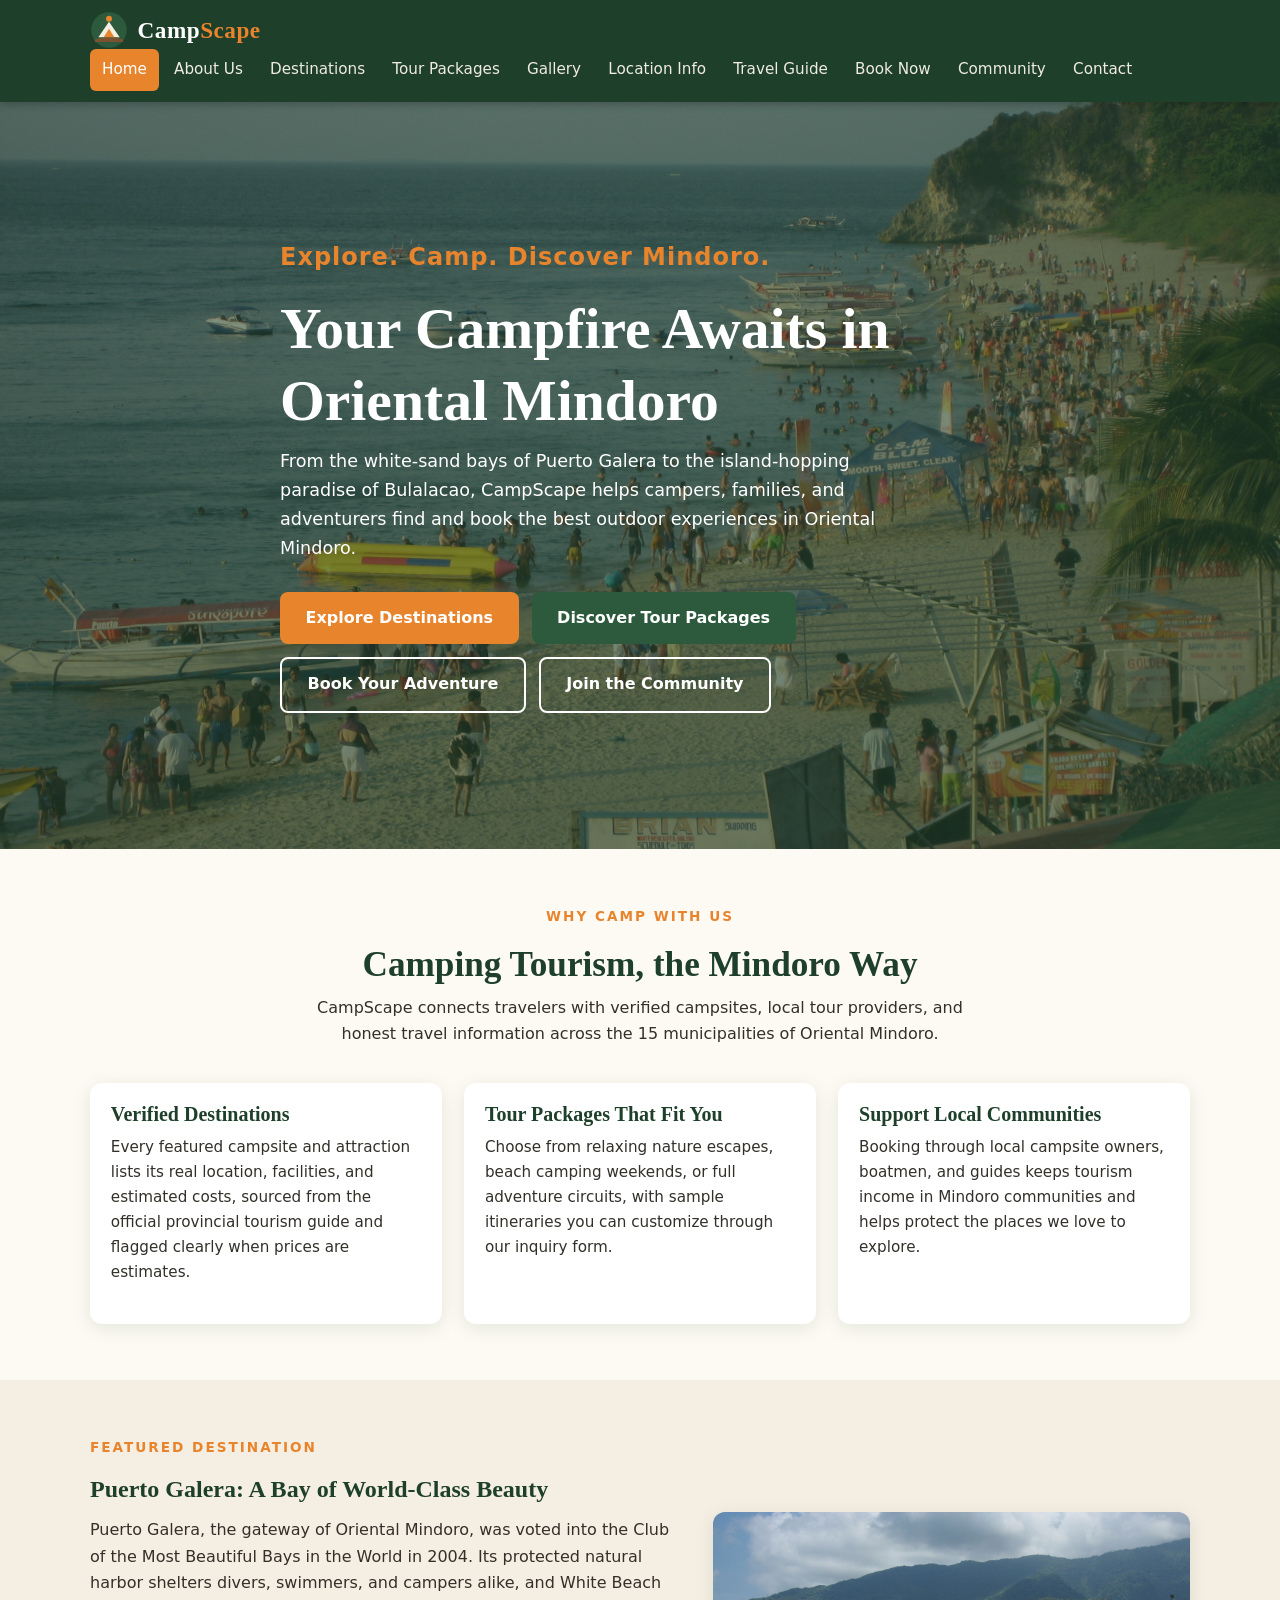
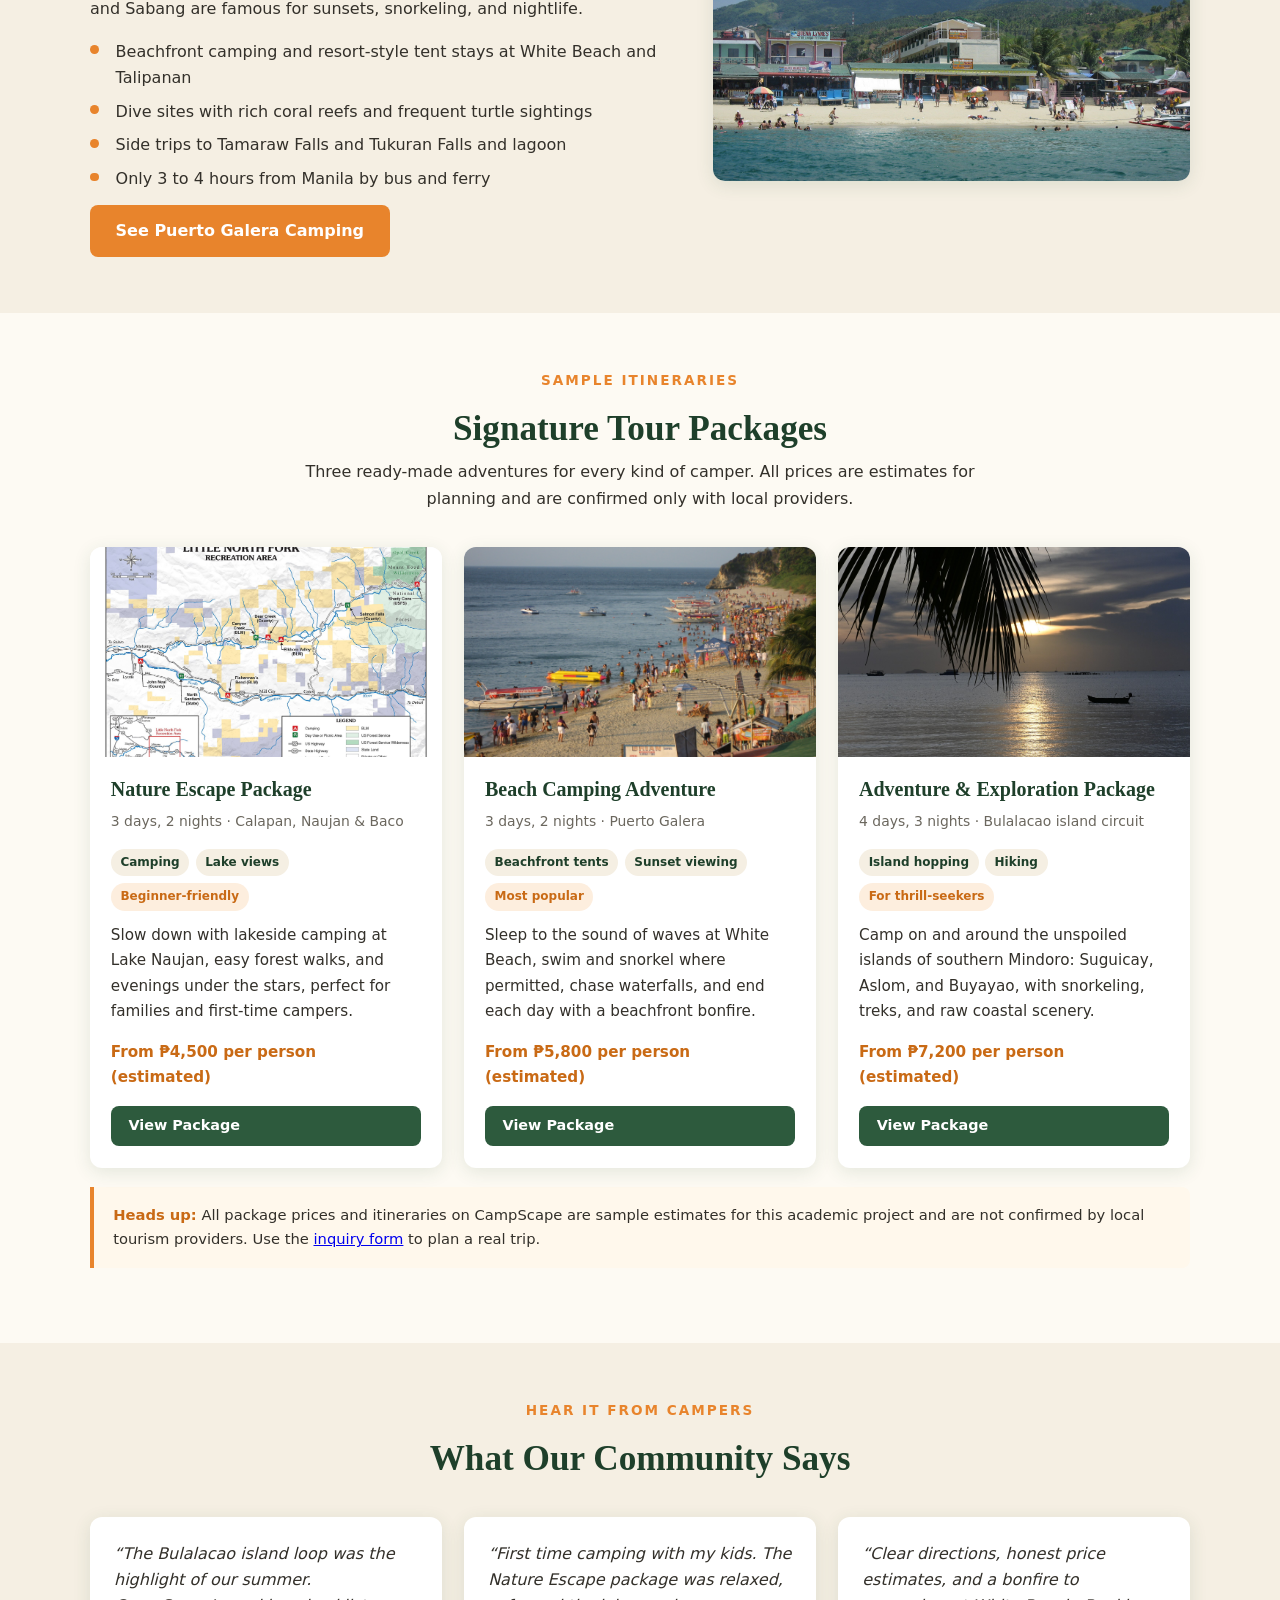
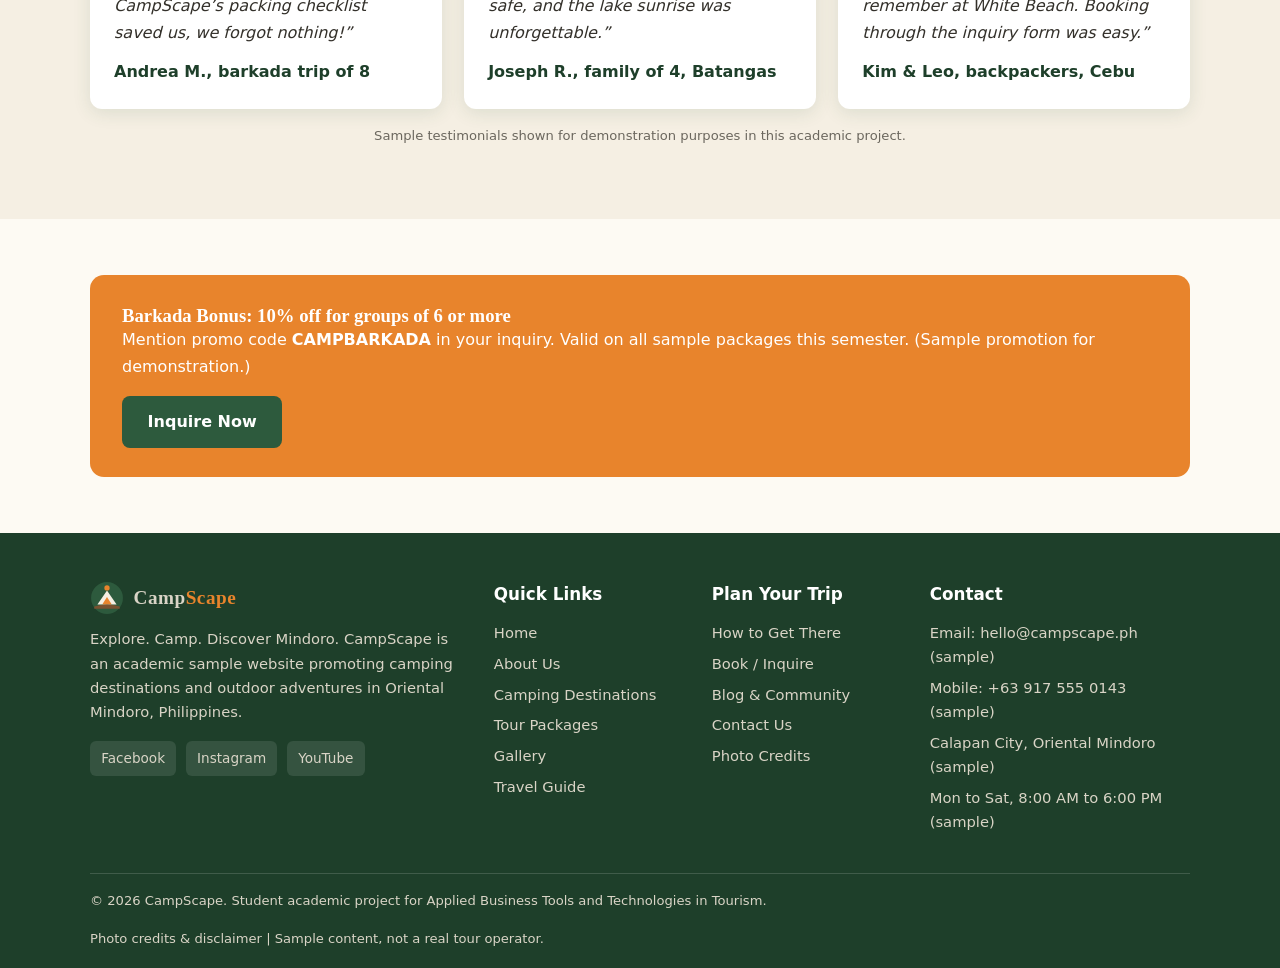
<file: index.html>
<!DOCTYPE html>
<html lang="en">
<head>
<meta charset="utf-8">
<meta name="viewport" content="width=device-width, initial-scale=1">
<title>CampScape | Explore. Camp. Discover Mindoro. | Camping in Oriental Mindoro</title>
<meta name="description" content="CampScape promotes camping destinations, beaches, mountains and tour packages in Oriental Mindoro, Philippines. Explore. Camp. Discover Mindoro.">
  <link rel="stylesheet" href="css/style.css">
</head>
<body>
<header class="site">
  <div class="container navbar">
    <a class="logo" href="index.html" aria-label="CampScape home">
      <svg viewBox="0 0 64 64" aria-hidden="true"><circle cx="32" cy="32" r="30" fill="#2d5a3d"/><path d="M14 44 L32 18 L50 44 Z" fill="#f5efe3"/><path d="M23 44 L32 30 L41 44 Z" fill="#e8842c"/><circle cx="32" cy="13" r="5" fill="#e8842c"/><path d="M8 48 Q32 40 56 48 L56 52 L8 52 Z" fill="#7a5230"/></svg>
      <span class="logo-text">Camp<span>Scape</span></span>
    </a>
    <button class="menu-toggle" aria-label="Toggle navigation menu" aria-expanded="false">&#9776; Menu</button>
    <nav class="main-nav" aria-label="Main navigation"><ul><a href="index.html">Home</a><a href="about.html">About Us</a><a href="destinations.html">Destinations</a><a href="packages.html">Tour Packages</a><a href="gallery.html">Gallery</a><a href="location-info.html">Location Info</a><a href="travel-guide.html">Travel Guide</a><a href="booking.html">Book Now</a><a href="community.html">Community</a><a href="contact.html">Contact</a></ul></nav>
  </div>
</header>


<main>
<section class="hero">
  <div class="container hero-inner">
    <p class="tagline">Explore. Camp. Discover Mindoro.</p>
    <h1>Your Campfire Awaits in Oriental Mindoro</h1>
    <p class="lead">From the white-sand bays of Puerto Galera to the island-hopping paradise of Bulalacao, CampScape helps campers, families, and adventurers find and book the best outdoor experiences in Oriental Mindoro.</p>
    <div class="cta-row">
      <a class="btn btn-primary" href="destinations.html">Explore Destinations</a>
      <a class="btn btn-secondary" href="packages.html">Discover Tour Packages</a>
      <a class="btn btn-outline" style="color:#fff;border-color:#fff" href="booking.html">Book Your Adventure</a>
      <a class="btn btn-outline" style="color:#fff;border-color:#fff" href="community.html">Join the Community</a>
    </div>
  </div>
</section>

<section>
  <div class="container">
    <div class="section-head">
      <p class="kicker">Why Camp With Us</p>
      <h2>Camping Tourism, the Mindoro Way</h2>
      <p>CampScape connects travelers with verified campsites, local tour providers, and honest travel information across the 15 municipalities of Oriental Mindoro.</p>
    </div>
    <div class="grid grid-3">
      <div class="card"><div class="card-body">
        <h3>Verified Destinations</h3>
        <p>Every featured campsite and attraction lists its real location, facilities, and estimated costs, sourced from the official provincial tourism guide and flagged clearly when prices are estimates.</p>
      </div></div>
      <div class="card"><div class="card-body">
        <h3>Tour Packages That Fit You</h3>
        <p>Choose from relaxing nature escapes, beach camping weekends, or full adventure circuits, with sample itineraries you can customize through our inquiry form.</p>
      </div></div>
      <div class="card"><div class="card-body">
        <h3>Support Local Communities</h3>
        <p>Booking through local campsite owners, boatmen, and guides keeps tourism income in Mindoro communities and helps protect the places we love to explore.</p>
      </div></div>
    </div>
  </div>
</section>

<section class="bg-alt">
  <div class="container two-col">
    <div>
      <p class="kicker" style="color:var(--orange);font-weight:700;text-transform:uppercase;font-size:.85rem;letter-spacing:2px">Featured Destination</p>
      <h2 style="margin-bottom:.8rem">Puerto Galera: A Bay of World-Class Beauty</h2>
      <p>Puerto Galera, the gateway of Oriental Mindoro, was voted into the Club of the Most Beautiful Bays in the World in 2004. Its protected natural harbor shelters divers, swimmers, and campers alike, and White Beach and Sabang are famous for sunsets, snorkeling, and nightlife.</p>
      <ul class="checks">
        <li>Beachfront camping and resort-style tent stays at White Beach and Talipanan</li>
        <li>Dive sites with rich coral reefs and frequent turtle sightings</li>
        <li>Side trips to Tamaraw Falls and Tukuran Falls and lagoon</li>
        <li>Only 3 to 4 hours from Manila by bus and ferry</li>
      </ul>
      <a class="btn btn-primary" href="destinations.html#puerto-galera">See Puerto Galera Camping</a>
    </div>
    <img src="img/dest-white-beach.jpg" alt="White Beach, Puerto Galera seen from the sea">
  </div>
</section>

<section>
  <div class="container">
    <div class="section-head">
      <p class="kicker">Sample Itineraries</p>
      <h2>Signature Tour Packages</h2>
      <p>Three ready-made adventures for every kind of camper. All prices are estimates for planning and are confirmed only with local providers.</p>
    </div>
    <div class="grid grid-3">
      <article class="card">
        <img src="img/gallery-campsite.jpg" alt="Tents pitched at a forest campsite">
        <div class="card-body">
          <h3>Nature Escape Package</h3>
          <p class="meta">3 days, 2 nights &middot; Calapan, Naujan &amp; Baco</p>
          <div class="tagline-chips"><span class="chip">Camping</span><span class="chip">Lake views</span><span class="chip orange">Beginner-friendly</span></div>
          <p>Slow down with lakeside camping at Lake Naujan, easy forest walks, and evenings under the stars, perfect for families and first-time campers.</p>
          <p class="price">From &#8369;4,500 per person (estimated)</p>
          <a class="btn btn-secondary btn-sm" href="packages.html#nature-escape">View Package</a>
        </div>
      </article>
      <article class="card">
        <img src="img/hero-white-beach-sunset.jpg" alt="Sunset at White Beach, Puerto Galera">
        <div class="card-body">
          <h3>Beach Camping Adventure</h3>
          <p class="meta">3 days, 2 nights &middot; Puerto Galera</p>
          <div class="tagline-chips"><span class="chip">Beachfront tents</span><span class="chip">Sunset viewing</span><span class="chip orange">Most popular</span></div>
          <p>Sleep to the sound of waves at White Beach, swim and snorkel where permitted, chase waterfalls, and end each day with a beachfront bonfire.</p>
          <p class="price">From &#8369;5,800 per person (estimated)</p>
          <a class="btn btn-secondary btn-sm" href="packages.html#beach-camping">View Package</a>
        </div>
      </article>
      <article class="card">
        <img src="img/dest-bulalacao.jpg" alt="Golden sunset over a tropical shore, representative of Mindoro">
        <div class="card-body">
          <h3>Adventure &amp; Exploration Package</h3>
          <p class="meta">4 days, 3 nights &middot; Bulalacao island circuit</p>
          <div class="tagline-chips"><span class="chip">Island hopping</span><span class="chip">Hiking</span><span class="chip orange">For thrill-seekers</span></div>
          <p>Camp on and around the unspoiled islands of southern Mindoro: Suguicay, Aslom, and Buyayao, with snorkeling, treks, and raw coastal scenery.</p>
          <p class="price">From &#8369;7,200 per person (estimated)</p>
          <a class="btn btn-secondary btn-sm" href="packages.html#adventure-exploration">View Package</a>
        </div>
      </article>
    </div>
    <div class="notice"><strong>Heads up:</strong> All package prices and itineraries on CampScape are sample estimates for this academic project and are not confirmed by local tourism providers. Use the <a href="booking.html">inquiry form</a> to plan a real trip.</div>
  </div>
</section>

<section class="bg-alt">
  <div class="container">
    <div class="section-head">
      <p class="kicker">Hear It From Campers</p>
      <h2>What Our Community Says</h2>
    </div>
    <div class="grid grid-3">
      <div class="testimonial">&ldquo;The Bulalacao island loop was the highlight of our summer. CampScape&rsquo;s packing checklist saved us, we forgot nothing!&rdquo;<div class="who">Andrea M., barkada trip of 8</div></div>
      <div class="testimonial">&ldquo;First time camping with my kids. The Nature Escape package was relaxed, safe, and the lake sunrise was unforgettable.&rdquo;<div class="who">Joseph R., family of 4, Batangas</div></div>
      <div class="testimonial">&ldquo;Clear directions, honest price estimates, and a bonfire to remember at White Beach. Booking through the inquiry form was easy.&rdquo;<div class="who">Kim &amp; Leo, backpackers, Cebu</div></div>
    </div>
    <p class="form-hint" style="text-align:center;margin-top:1rem">Sample testimonials shown for demonstration purposes in this academic project.</p>
  </div>
</section>

<section>
  <div class="container">
    <div class="promo">
      <div>
        <h3>Barkada Bonus: 10% off for groups of 6 or more</h3>
        <p style="margin:0">Mention promo code <strong>CAMPBARKADA</strong> in your inquiry. Valid on all sample packages this semester. (Sample promotion for demonstration.)</p>
      </div>
      <a class="btn btn-secondary" href="booking.html">Inquire Now</a>
    </div>
  </div>
</section>
</main>
<footer class="site">
  <div class="container">
    <div class="footer-grid">
      <div>
        <a class="logo" href="index.html" style="margin-bottom:.8rem">
          <svg viewBox="0 0 64 64" aria-hidden="true" style="width:34px;height:34px"><circle cx="32" cy="32" r="30" fill="#2d5a3d"/><path d="M14 44 L32 18 L50 44 Z" fill="#f5efe3"/><path d="M23 44 L32 30 L41 44 Z" fill="#e8842c"/><circle cx="32" cy="13" r="5" fill="#e8842c"/><path d="M8 48 Q32 40 56 48 L56 52 L8 52 Z" fill="#7a5230"/></svg>
          <span class="logo-text" style="font-size:1.2rem">Camp<span>Scape</span></span>
        </a>
        <p>Explore. Camp. Discover Mindoro. CampScape is an academic sample website promoting camping destinations and outdoor adventures in Oriental Mindoro, Philippines.</p>
        <div class="social-links">
          <a href="#" aria-label="Facebook">Facebook</a>
          <a href="#" aria-label="Instagram">Instagram</a>
          <a href="#" aria-label="YouTube">YouTube</a>
        </div>
      </div>
      <div>
        <h4>Quick Links</h4>
        <ul>
          <li><a href="index.html">Home</a></li>
          <li><a href="about.html">About Us</a></li>
          <li><a href="destinations.html">Camping Destinations</a></li>
          <li><a href="packages.html">Tour Packages</a></li>
          <li><a href="gallery.html">Gallery</a></li>
          <li><a href="travel-guide.html">Travel Guide</a></li>
        </ul>
      </div>
      <div>
        <h4>Plan Your Trip</h4>
        <ul>
          <li><a href="location-info.html">How to Get There</a></li>
          <li><a href="booking.html">Book / Inquire</a></li>
          <li><a href="community.html">Blog &amp; Community</a></li>
          <li><a href="contact.html">Contact Us</a></li>
          <li><a href="credits.html">Photo Credits</a></li>
        </ul>
      </div>
      <div>
        <h4>Contact</h4>
        <ul>
          <li>Email: hello@campscape.ph (sample)</li>
          <li>Mobile: +63 917 555 0143 (sample)</li>
          <li>Calapan City, Oriental Mindoro (sample)</li>
          <li>Mon to Sat, 8:00 AM to 6:00 PM (sample)</li>
        </ul>
      </div>
    </div>
    <div class="footer-bottom">
      <span>&copy; <span class="year"></span> CampScape. Student academic project for Applied Business Tools and Technologies in Tourism.</span>
      <span><a href="credits.html">Photo credits &amp; disclaimer</a> | Sample content, not a real tour operator.</span>
    </div>
  </div>
</footer>
<script src="js/main.js"></script>
</body>
</html>
</file>
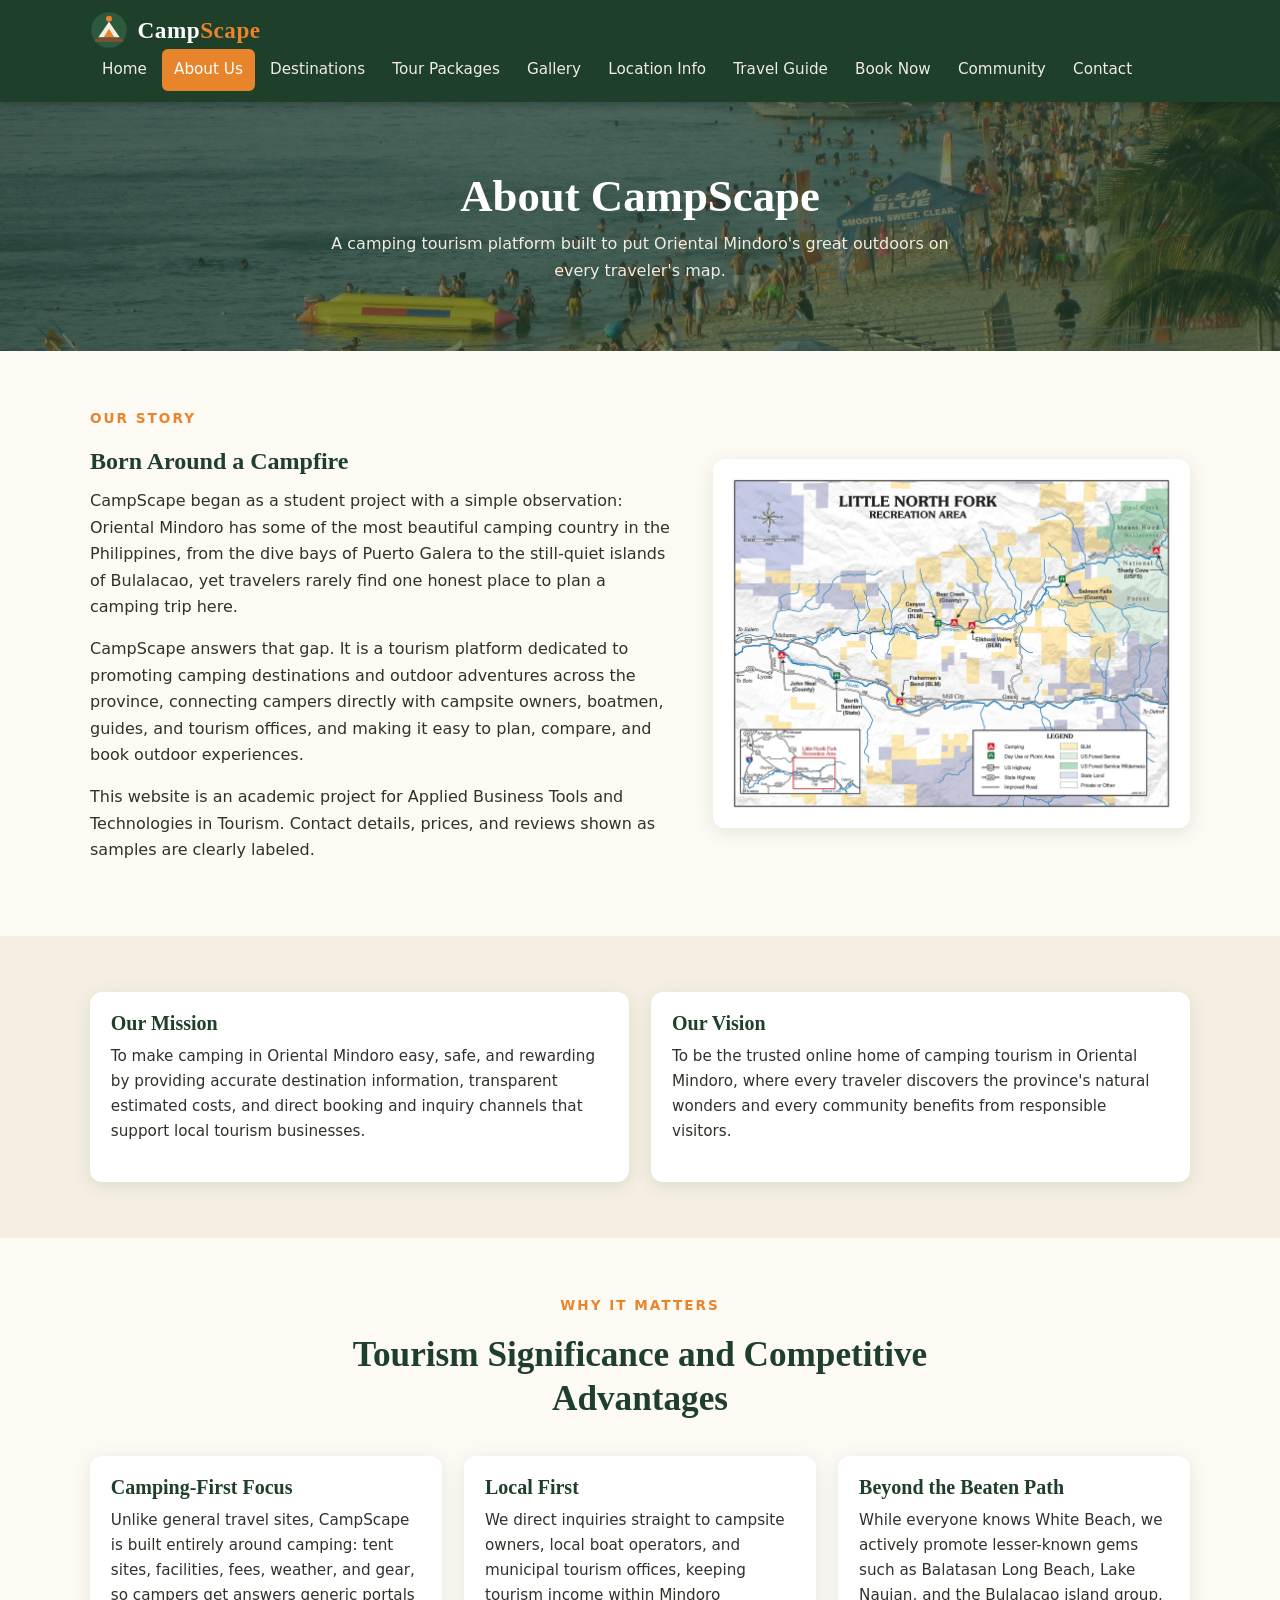
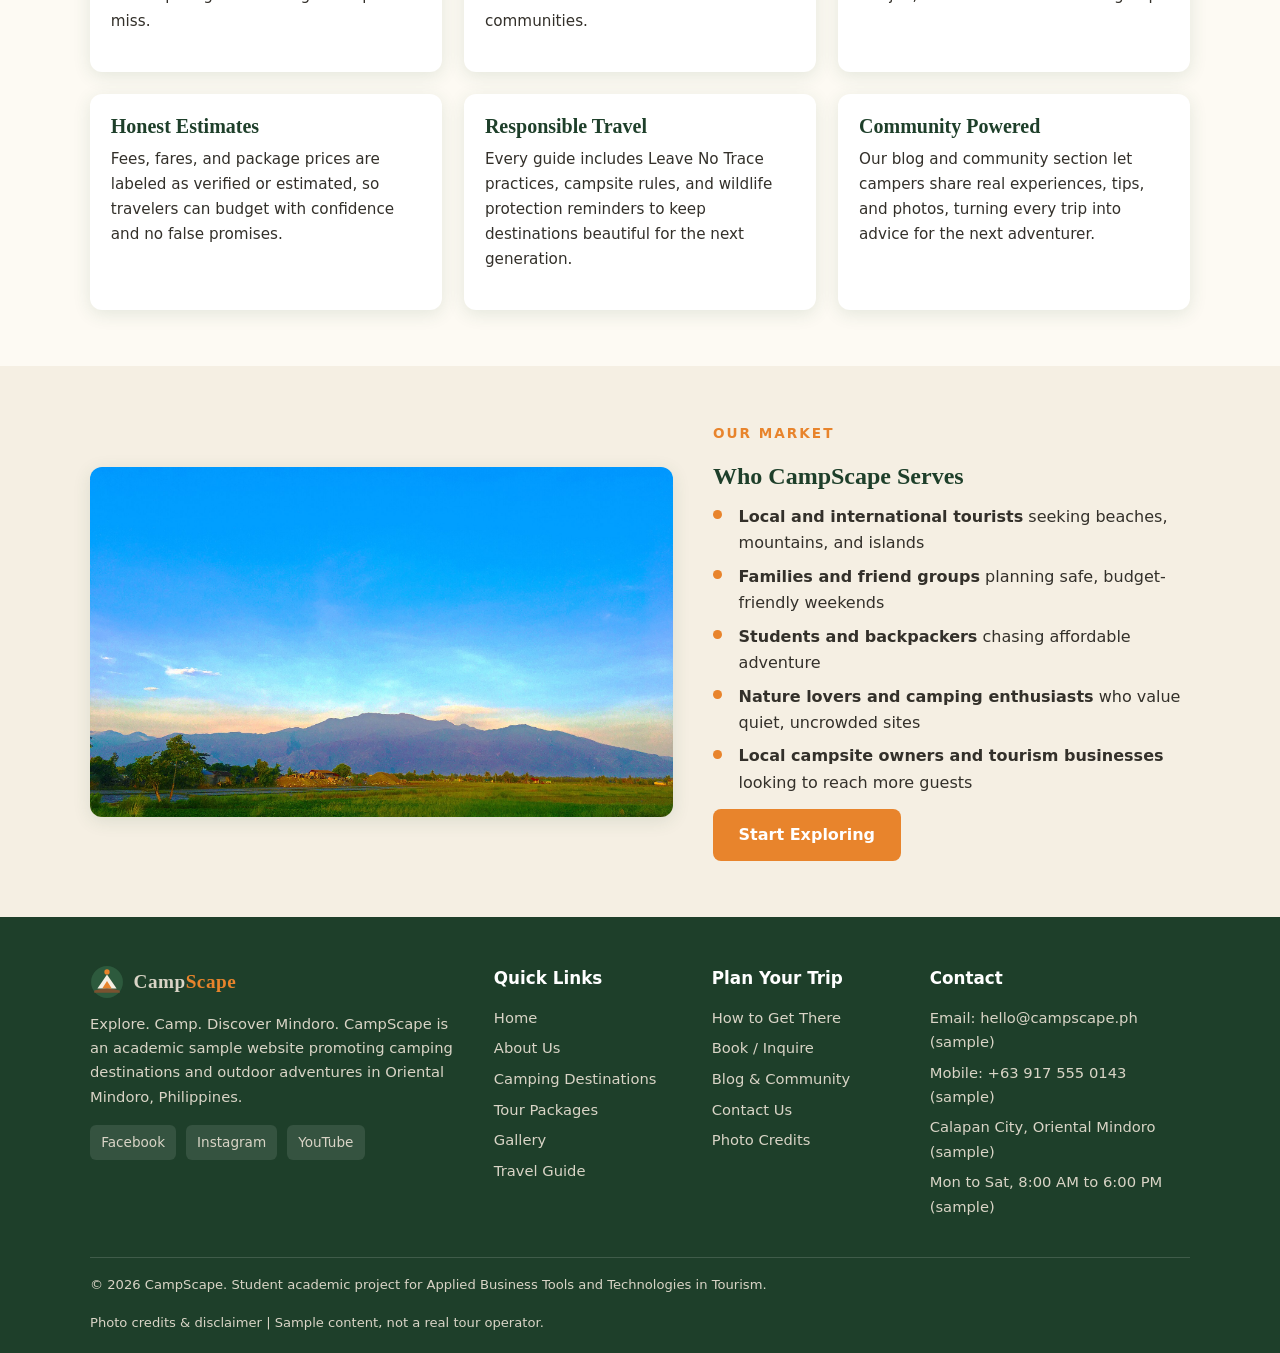
<file: about.html>
<!DOCTYPE html>
<html lang="en">
<head>
<meta charset="utf-8">
<meta name="viewport" content="width=device-width, initial-scale=1">
<title>About Us | CampScape - Camping Tourism in Oriental Mindoro</title>
<meta name="description" content="Learn about CampScape, a camping tourism platform promoting destinations, local businesses, and responsible travel in Oriental Mindoro, Philippines.">
  <link rel="stylesheet" href="css/style.css">
</head>
<body>
<header class="site">
  <div class="container navbar">
    <a class="logo" href="index.html" aria-label="CampScape home">
      <svg viewBox="0 0 64 64" aria-hidden="true"><circle cx="32" cy="32" r="30" fill="#2d5a3d"/><path d="M14 44 L32 18 L50 44 Z" fill="#f5efe3"/><path d="M23 44 L32 30 L41 44 Z" fill="#e8842c"/><circle cx="32" cy="13" r="5" fill="#e8842c"/><path d="M8 48 Q32 40 56 48 L56 52 L8 52 Z" fill="#7a5230"/></svg>
      <span class="logo-text">Camp<span>Scape</span></span>
    </a>
    <button class="menu-toggle" aria-label="Toggle navigation menu" aria-expanded="false">&#9776; Menu</button>
    <nav class="main-nav" aria-label="Main navigation"><ul><a href="index.html">Home</a><a href="about.html">About Us</a><a href="destinations.html">Destinations</a><a href="packages.html">Tour Packages</a><a href="gallery.html">Gallery</a><a href="location-info.html">Location Info</a><a href="travel-guide.html">Travel Guide</a><a href="booking.html">Book Now</a><a href="community.html">Community</a><a href="contact.html">Contact</a></ul></nav>
  </div>
</header>


<main>
<section class="page-hero">
  <div class="container">
    <h1>About CampScape</h1>
    <p>A camping tourism platform built to put Oriental Mindoro's great outdoors on every traveler's map.</p>
  </div>
</section>

<section>
  <div class="container two-col">
    <div>
      <p class="kicker" style="color:var(--orange);font-weight:700;text-transform:uppercase;font-size:.85rem;letter-spacing:2px">Our Story</p>
      <h2 style="margin-bottom:.8rem">Born Around a Campfire</h2>
      <p>CampScape began as a student project with a simple observation: Oriental Mindoro has some of the most beautiful camping country in the Philippines, from the dive bays of Puerto Galera to the still-quiet islands of Bulalacao, yet travelers rarely find one honest place to plan a camping trip here.</p>
      <p>CampScape answers that gap. It is a tourism platform dedicated to promoting camping destinations and outdoor adventures across the province, connecting campers directly with campsite owners, boatmen, guides, and tourism offices, and making it easy to plan, compare, and book outdoor experiences.</p>
      <p>This website is an academic project for Applied Business Tools and Technologies in Tourism. Contact details, prices, and reviews shown as samples are clearly labeled.</p>
    </div>
    <img src="img/gallery-campsite.jpg" alt="Tents set up at a green campsite">
  </div>
</section>

<section class="bg-alt">
  <div class="container grid grid-2">
    <div class="card"><div class="card-body">
      <h3>Our Mission</h3>
      <p>To make camping in Oriental Mindoro easy, safe, and rewarding by providing accurate destination information, transparent estimated costs, and direct booking and inquiry channels that support local tourism businesses.</p>
    </div></div>
    <div class="card"><div class="card-body">
      <h3>Our Vision</h3>
      <p>To be the trusted online home of camping tourism in Oriental Mindoro, where every traveler discovers the province's natural wonders and every community benefits from responsible visitors.</p>
    </div></div>
  </div>
</section>

<section>
  <div class="container">
    <div class="section-head">
      <p class="kicker">Why It Matters</p>
      <h2>Tourism Significance and Competitive Advantages</h2>
    </div>
    <div class="grid grid-3">
      <div class="card"><div class="card-body">
        <h3>Camping-First Focus</h3>
        <p>Unlike general travel sites, CampScape is built entirely around camping: tent sites, facilities, fees, weather, and gear, so campers get answers generic portals miss.</p>
      </div></div>
      <div class="card"><div class="card-body">
        <h3>Local First</h3>
        <p>We direct inquiries straight to campsite owners, local boat operators, and municipal tourism offices, keeping tourism income within Mindoro communities.</p>
      </div></div>
      <div class="card"><div class="card-body">
        <h3>Beyond the Beaten Path</h3>
        <p>While everyone knows White Beach, we actively promote lesser-known gems such as Balatasan Long Beach, Lake Naujan, and the Bulalacao island group.</p>
      </div></div>
      <div class="card"><div class="card-body">
        <h3>Honest Estimates</h3>
        <p>Fees, fares, and package prices are labeled as verified or estimated, so travelers can budget with confidence and no false promises.</p>
      </div></div>
      <div class="card"><div class="card-body">
        <h3>Responsible Travel</h3>
        <p>Every guide includes Leave No Trace practices, campsite rules, and wildlife protection reminders to keep destinations beautiful for the next generation.</p>
      </div></div>
      <div class="card"><div class="card-body">
        <h3>Community Powered</h3>
        <p>Our blog and community section let campers share real experiences, tips, and photos, turning every trip into advice for the next adventurer.</p>
      </div></div>
    </div>
  </div>
</section>

<section class="bg-alt">
  <div class="container two-col">
    <img src="img/dest-halcon.jpg" alt="Morning view of Mount Halcon, Oriental Mindoro">
    <div>
      <p class="kicker" style="color:var(--orange);font-weight:700;text-transform:uppercase;font-size:.85rem;letter-spacing:2px">Our Market</p>
      <h2 style="margin-bottom:.8rem">Who CampScape Serves</h2>
      <ul class="checks">
        <li><strong>Local and international tourists</strong> seeking beaches, mountains, and islands</li>
        <li><strong>Families and friend groups</strong> planning safe, budget-friendly weekends</li>
        <li><strong>Students and backpackers</strong> chasing affordable adventure</li>
        <li><strong>Nature lovers and camping enthusiasts</strong> who value quiet, uncrowded sites</li>
        <li><strong>Local campsite owners and tourism businesses</strong> looking to reach more guests</li>
      </ul>
      <a class="btn btn-primary" href="destinations.html">Start Exploring</a>
    </div>
  </div>
</section>
</main>
<footer class="site">
  <div class="container">
    <div class="footer-grid">
      <div>
        <a class="logo" href="index.html" style="margin-bottom:.8rem">
          <svg viewBox="0 0 64 64" aria-hidden="true" style="width:34px;height:34px"><circle cx="32" cy="32" r="30" fill="#2d5a3d"/><path d="M14 44 L32 18 L50 44 Z" fill="#f5efe3"/><path d="M23 44 L32 30 L41 44 Z" fill="#e8842c"/><circle cx="32" cy="13" r="5" fill="#e8842c"/><path d="M8 48 Q32 40 56 48 L56 52 L8 52 Z" fill="#7a5230"/></svg>
          <span class="logo-text" style="font-size:1.2rem">Camp<span>Scape</span></span>
        </a>
        <p>Explore. Camp. Discover Mindoro. CampScape is an academic sample website promoting camping destinations and outdoor adventures in Oriental Mindoro, Philippines.</p>
        <div class="social-links">
          <a href="#" aria-label="Facebook">Facebook</a>
          <a href="#" aria-label="Instagram">Instagram</a>
          <a href="#" aria-label="YouTube">YouTube</a>
        </div>
      </div>
      <div>
        <h4>Quick Links</h4>
        <ul>
          <li><a href="index.html">Home</a></li>
          <li><a href="about.html">About Us</a></li>
          <li><a href="destinations.html">Camping Destinations</a></li>
          <li><a href="packages.html">Tour Packages</a></li>
          <li><a href="gallery.html">Gallery</a></li>
          <li><a href="travel-guide.html">Travel Guide</a></li>
        </ul>
      </div>
      <div>
        <h4>Plan Your Trip</h4>
        <ul>
          <li><a href="location-info.html">How to Get There</a></li>
          <li><a href="booking.html">Book / Inquire</a></li>
          <li><a href="community.html">Blog &amp; Community</a></li>
          <li><a href="contact.html">Contact Us</a></li>
          <li><a href="credits.html">Photo Credits</a></li>
        </ul>
      </div>
      <div>
        <h4>Contact</h4>
        <ul>
          <li>Email: hello@campscape.ph (sample)</li>
          <li>Mobile: +63 917 555 0143 (sample)</li>
          <li>Calapan City, Oriental Mindoro (sample)</li>
          <li>Mon to Sat, 8:00 AM to 6:00 PM (sample)</li>
        </ul>
      </div>
    </div>
    <div class="footer-bottom">
      <span>&copy; <span class="year"></span> CampScape. Student academic project for Applied Business Tools and Technologies in Tourism.</span>
      <span><a href="credits.html">Photo credits &amp; disclaimer</a> | Sample content, not a real tour operator.</span>
    </div>
  </div>
</footer>
<script src="js/main.js"></script>
</body>
</html>
</file>
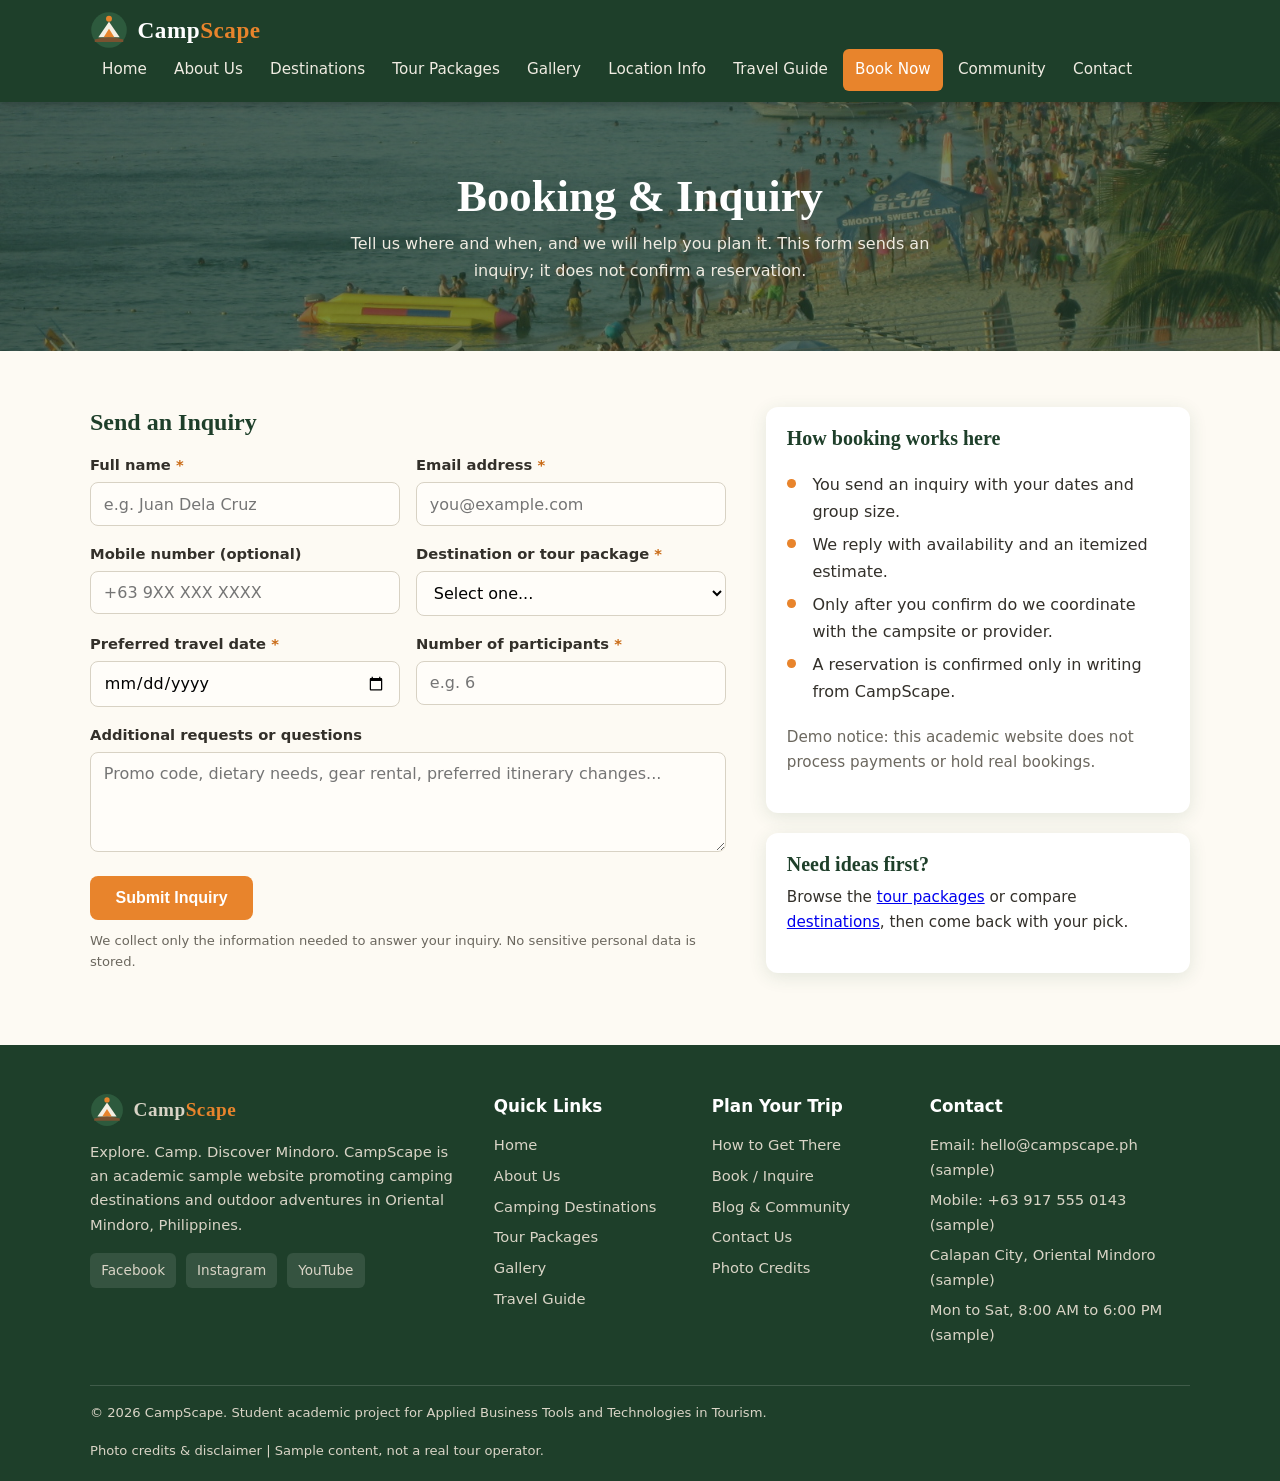
<file: booking.html>
<!DOCTYPE html>
<html lang="en">
<head>
<meta charset="utf-8">
<meta name="viewport" content="width=device-width, initial-scale=1">
<title>Booking &amp; Inquiry | CampScape</title>
<meta name="description" content="Send a booking inquiry to CampScape for campsites and tour packages in Oriental Mindoro.">
  <link rel="stylesheet" href="css/style.css">
</head>
<body>
<header class="site">
  <div class="container navbar">
    <a class="logo" href="index.html" aria-label="CampScape home">
      <svg viewBox="0 0 64 64" aria-hidden="true"><circle cx="32" cy="32" r="30" fill="#2d5a3d"/><path d="M14 44 L32 18 L50 44 Z" fill="#f5efe3"/><path d="M23 44 L32 30 L41 44 Z" fill="#e8842c"/><circle cx="32" cy="13" r="5" fill="#e8842c"/><path d="M8 48 Q32 40 56 48 L56 52 L8 52 Z" fill="#7a5230"/></svg>
      <span class="logo-text">Camp<span>Scape</span></span>
    </a>
    <button class="menu-toggle" aria-label="Toggle navigation menu" aria-expanded="false">&#9776; Menu</button>
    <nav class="main-nav" aria-label="Main navigation"><ul><a href="index.html">Home</a><a href="about.html">About Us</a><a href="destinations.html">Destinations</a><a href="packages.html">Tour Packages</a><a href="gallery.html">Gallery</a><a href="location-info.html">Location Info</a><a href="travel-guide.html">Travel Guide</a><a href="booking.html">Book Now</a><a href="community.html">Community</a><a href="contact.html">Contact</a></ul></nav>
  </div>
</header>


<main>
<section class="page-hero">
  <div class="container">
    <h1>Booking &amp; Inquiry</h1>
    <p>Tell us where and when, and we will help you plan it. This form sends an inquiry; it does not confirm a reservation.</p>
  </div>
</section>

<section>
  <div class="container">
    <div class="form-grid" style="grid-template-columns:1.2fr .8fr;gap:2.5rem;align-items:start">
      <div>
        <h2 style="margin-bottom:1rem">Send an Inquiry</h2>
        <form class="demo-form" id="bookingForm" novalidate>
          <div class="form-grid">
            <div><label for="b-name">Full name <span style="color:var(--orange-dark)">*</span></label>
              <input type="text" id="b-name" name="name" required placeholder="e.g. Juan Dela Cruz"></div>
            <div><label for="b-email">Email address <span style="color:var(--orange-dark)">*</span></label>
              <input type="email" id="b-email" name="email" required placeholder="you@example.com"></div>
            <div><label for="b-phone">Mobile number (optional)</label>
              <input type="tel" id="b-phone" name="phone" placeholder="+63 9XX XXX XXXX"></div>
            <div><label for="b-type">Destination or tour package <span style="color:var(--orange-dark)">*</span></label>
              <select id="b-type" name="selection" required>
                <option value="">Select one...</option>
                <optgroup label="Tour Packages">
                  <option>Nature Escape Package (3D2N)</option>
                  <option>Beach Camping Adventure (3D2N)</option>
                  <option>Adventure &amp; Exploration Package (4D3N)</option>
                </optgroup>
                <optgroup label="Destinations">
                  <option>White Beach, Puerto Galera</option>
                  <option>Sabang Beach, Puerto Galera</option>
                  <option>Bulalacao Island Circuit</option>
                  <option>Banilad Beach, Pinamalayan</option>
                  <option>Lake Naujan National Park</option>
                  <option>Mount Halcon expedition</option>
                  <option>Tukuran Falls</option>
                  <option>Other / not sure yet</option>
                </optgroup>
              </select></div>
            <div><label for="b-date">Preferred travel date <span style="color:var(--orange-dark)">*</span></label>
              <input type="date" id="b-date" name="date" required></div>
            <div><label for="b-pax">Number of participants <span style="color:var(--orange-dark)">*</span></label>
              <input type="number" id="b-pax" name="pax" min="1" max="50" required placeholder="e.g. 6"></div>
            <div class="full"><label for="b-notes">Additional requests or questions</label>
              <textarea id="b-notes" name="notes" rows="4" placeholder="Promo code, dietary needs, gear rental, preferred itinerary changes..."></textarea></div>
            <div class="full">
              <button type="submit" class="btn btn-primary">Submit Inquiry</button>
              <p class="form-hint" style="margin-top:.6rem">We collect only the information needed to answer your inquiry. No sensitive personal data is stored.</p>
            </div>
          </div>
        </form>
        <div class="form-success" id="bookingSuccess">
          <strong>Inquiry received!</strong> Thank you. Your reference number is <span class="ref-num" style="font-weight:700">CS-000000</span>.
          This is an <u>inquiry confirmation</u>, not a confirmed reservation. Our (sample) team will respond within 2 business days with availability and a cost estimate. For a real booking, wait for our confirmation before making travel purchases.
        </div>
      </div>
      <aside>
        <div class="card"><div class="card-body">
          <h3>How booking works here</h3>
          <ul class="checks">
            <li>You send an inquiry with your dates and group size.</li>
            <li>We reply with availability and an itemized estimate.</li>
            <li>Only after you confirm do we coordinate with the campsite or provider.</li>
            <li>A reservation is confirmed only in writing from CampScape.</li>
          </ul>
          <p class="form-hint">Demo notice: this academic website does not process payments or hold real bookings.</p>
        </div></div>
        <div class="card" style="margin-top:1.2rem"><div class="card-body">
          <h3>Need ideas first?</h3>
          <p>Browse the <a href="packages.html">tour packages</a> or compare <a href="destinations.html">destinations</a>, then come back with your pick.</p>
        </div></div>
      </aside>
    </div>
  </div>
</section>
</main>
<footer class="site">
  <div class="container">
    <div class="footer-grid">
      <div>
        <a class="logo" href="index.html" style="margin-bottom:.8rem">
          <svg viewBox="0 0 64 64" aria-hidden="true" style="width:34px;height:34px"><circle cx="32" cy="32" r="30" fill="#2d5a3d"/><path d="M14 44 L32 18 L50 44 Z" fill="#f5efe3"/><path d="M23 44 L32 30 L41 44 Z" fill="#e8842c"/><circle cx="32" cy="13" r="5" fill="#e8842c"/><path d="M8 48 Q32 40 56 48 L56 52 L8 52 Z" fill="#7a5230"/></svg>
          <span class="logo-text" style="font-size:1.2rem">Camp<span>Scape</span></span>
        </a>
        <p>Explore. Camp. Discover Mindoro. CampScape is an academic sample website promoting camping destinations and outdoor adventures in Oriental Mindoro, Philippines.</p>
        <div class="social-links">
          <a href="#" aria-label="Facebook">Facebook</a>
          <a href="#" aria-label="Instagram">Instagram</a>
          <a href="#" aria-label="YouTube">YouTube</a>
        </div>
      </div>
      <div>
        <h4>Quick Links</h4>
        <ul>
          <li><a href="index.html">Home</a></li>
          <li><a href="about.html">About Us</a></li>
          <li><a href="destinations.html">Camping Destinations</a></li>
          <li><a href="packages.html">Tour Packages</a></li>
          <li><a href="gallery.html">Gallery</a></li>
          <li><a href="travel-guide.html">Travel Guide</a></li>
        </ul>
      </div>
      <div>
        <h4>Plan Your Trip</h4>
        <ul>
          <li><a href="location-info.html">How to Get There</a></li>
          <li><a href="booking.html">Book / Inquire</a></li>
          <li><a href="community.html">Blog &amp; Community</a></li>
          <li><a href="contact.html">Contact Us</a></li>
          <li><a href="credits.html">Photo Credits</a></li>
        </ul>
      </div>
      <div>
        <h4>Contact</h4>
        <ul>
          <li>Email: hello@campscape.ph (sample)</li>
          <li>Mobile: +63 917 555 0143 (sample)</li>
          <li>Calapan City, Oriental Mindoro (sample)</li>
          <li>Mon to Sat, 8:00 AM to 6:00 PM (sample)</li>
        </ul>
      </div>
    </div>
    <div class="footer-bottom">
      <span>&copy; <span class="year"></span> CampScape. Student academic project for Applied Business Tools and Technologies in Tourism.</span>
      <span><a href="credits.html">Photo credits &amp; disclaimer</a> | Sample content, not a real tour operator.</span>
    </div>
  </div>
</footer>
<script src="js/main.js"></script>
</body>
</html>
</file>
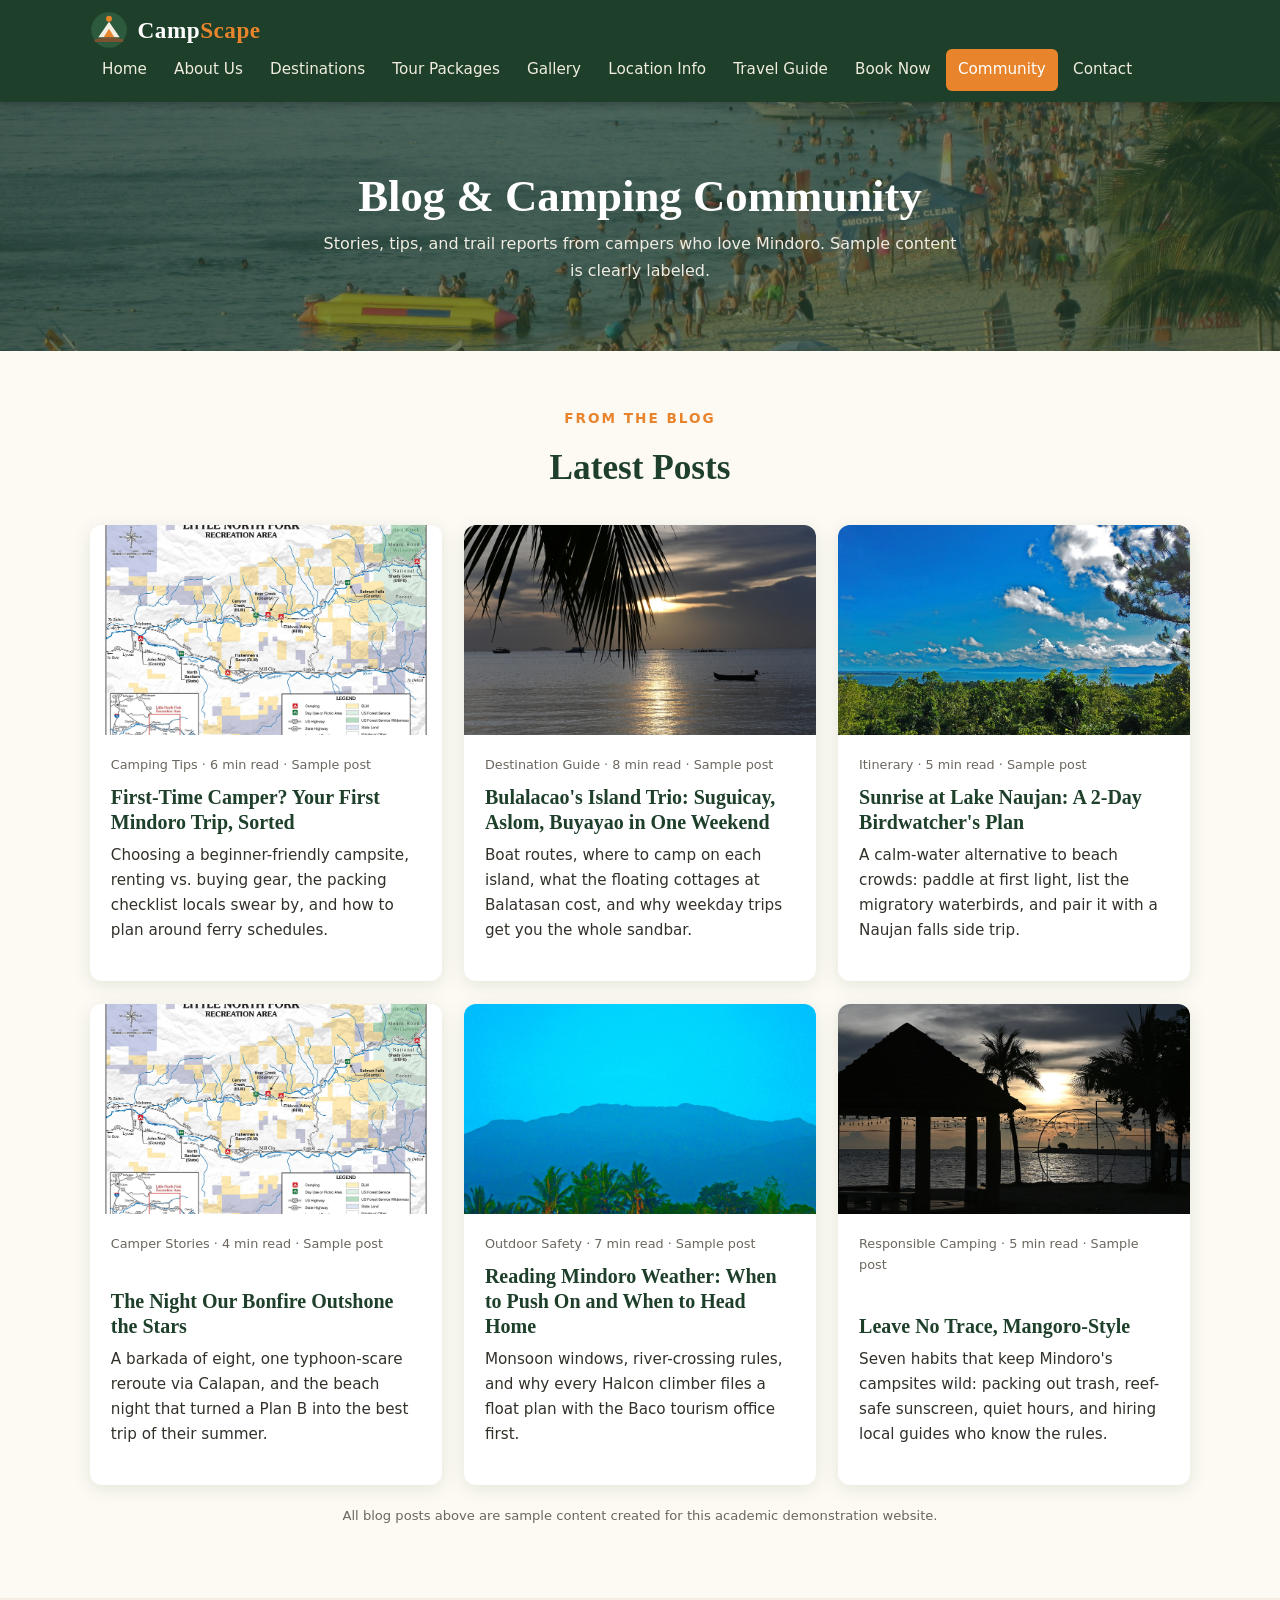
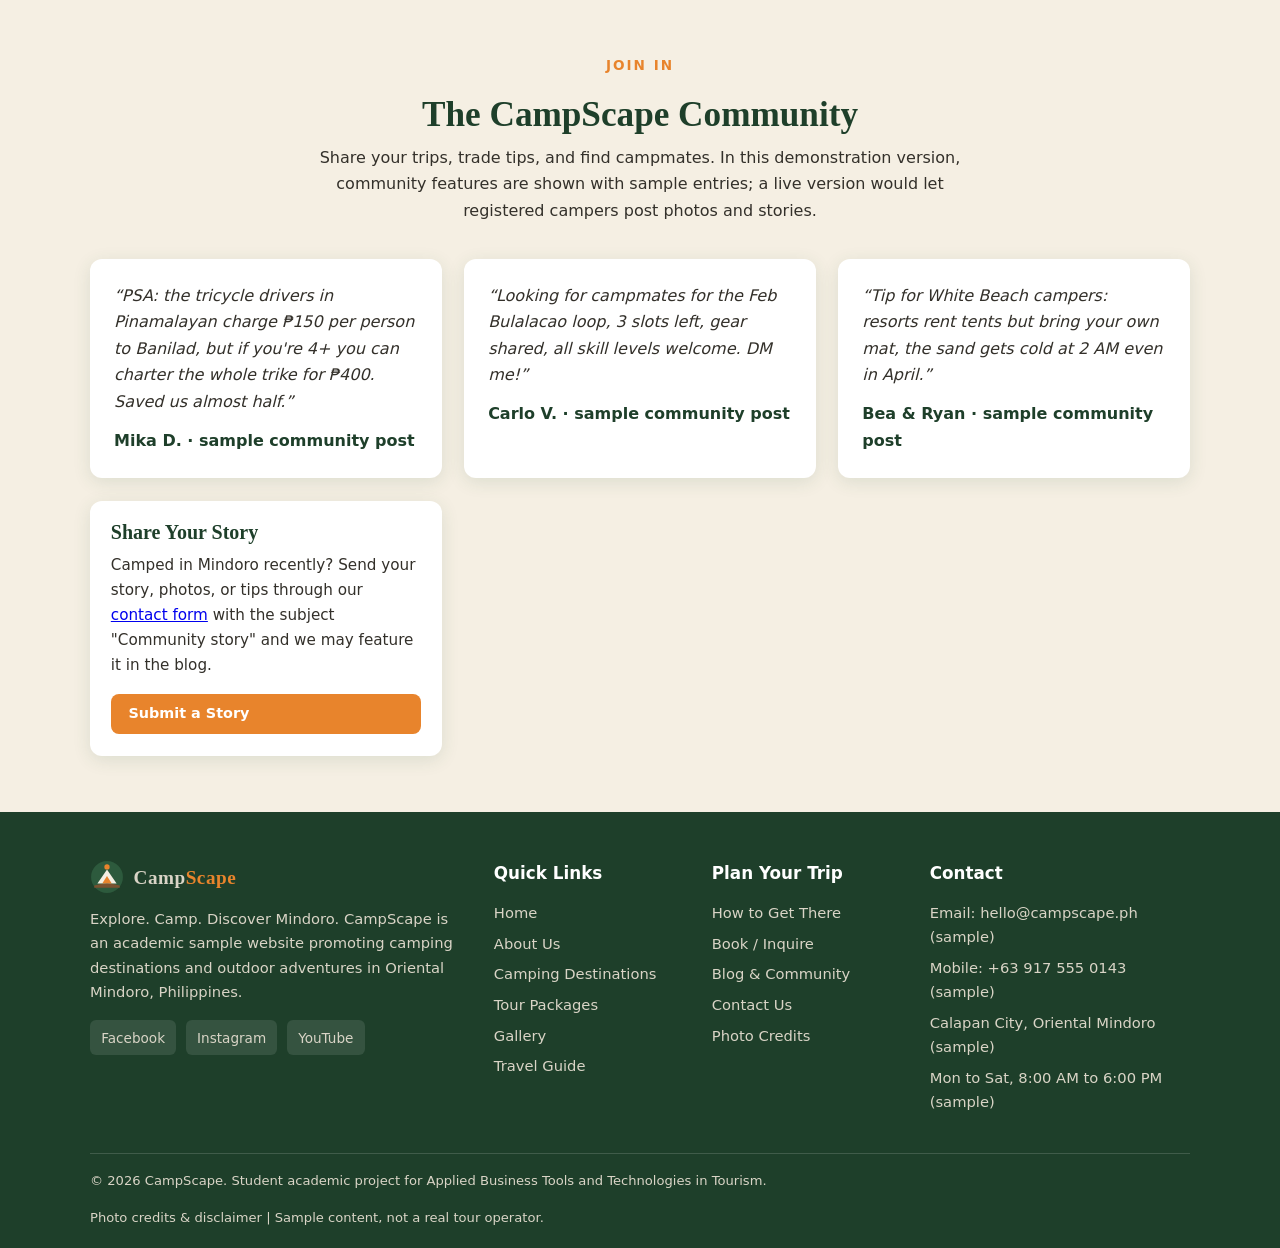
<file: community.html>
<!DOCTYPE html>
<html lang="en">
<head>
<meta charset="utf-8">
<meta name="viewport" content="width=device-width, initial-scale=1">
<title>Blog &amp; Camping Community | CampScape</title>
<meta name="description" content="Camping tips, destination guides, itineraries, and camper stories from the CampScape community for Oriental Mindoro.">
  <link rel="stylesheet" href="css/style.css">
</head>
<body>
<header class="site">
  <div class="container navbar">
    <a class="logo" href="index.html" aria-label="CampScape home">
      <svg viewBox="0 0 64 64" aria-hidden="true"><circle cx="32" cy="32" r="30" fill="#2d5a3d"/><path d="M14 44 L32 18 L50 44 Z" fill="#f5efe3"/><path d="M23 44 L32 30 L41 44 Z" fill="#e8842c"/><circle cx="32" cy="13" r="5" fill="#e8842c"/><path d="M8 48 Q32 40 56 48 L56 52 L8 52 Z" fill="#7a5230"/></svg>
      <span class="logo-text">Camp<span>Scape</span></span>
    </a>
    <button class="menu-toggle" aria-label="Toggle navigation menu" aria-expanded="false">&#9776; Menu</button>
    <nav class="main-nav" aria-label="Main navigation"><ul><a href="index.html">Home</a><a href="about.html">About Us</a><a href="destinations.html">Destinations</a><a href="packages.html">Tour Packages</a><a href="gallery.html">Gallery</a><a href="location-info.html">Location Info</a><a href="travel-guide.html">Travel Guide</a><a href="booking.html">Book Now</a><a href="community.html">Community</a><a href="contact.html">Contact</a></ul></nav>
  </div>
</header>


<main>
<section class="page-hero">
  <div class="container">
    <h1>Blog &amp; Camping Community</h1>
    <p>Stories, tips, and trail reports from campers who love Mindoro. Sample content is clearly labeled.</p>
  </div>
</section>

<section>
  <div class="container">
    <div class="section-head">
      <p class="kicker">From the Blog</p>
      <h2>Latest Posts</h2>
    </div>
    <div class="grid grid-3">
      <article class="card post-card"><img src="img/gallery-campsite.jpg" alt="Tents at a campsite" loading="lazy">
        <div class="card-body">
          <p class="meta">Camping Tips &middot; 6 min read &middot; Sample post</p>
          <h3>First-Time Camper? Your First Mindoro Trip, Sorted</h3>
          <p>Choosing a beginner-friendly campsite, renting vs. buying gear, the packing checklist locals swear by, and how to plan around ferry schedules.</p>
        </div></article>
      <article class="card post-card"><img src="img/dest-bulalacao.jpg" alt="Sunset shore representative of Bulalacao" loading="lazy">
        <div class="card-body">
          <p class="meta">Destination Guide &middot; 8 min read &middot; Sample post</p>
          <h3>Bulalacao's Island Trio: Suguicay, Aslom, Buyayao in One Weekend</h3>
          <p>Boat routes, where to camp on each island, what the floating cottages at Balatasan cost, and why weekday trips get you the whole sandbar.</p>
        </div></article>
      <article class="card post-card"><img src="img/dest-naujan.jpg" alt="Lake Naujan at dawn" loading="lazy">
        <div class="card-body">
          <p class="meta">Itinerary &middot; 5 min read &middot; Sample post</p>
          <h3>Sunrise at Lake Naujan: A 2-Day Birdwatcher's Plan</h3>
          <p>A calm-water alternative to beach crowds: paddle at first light, list the migratory waterbirds, and pair it with a Naujan falls side trip.</p>
        </div></article>
      <article class="card post-card"><img src="img/gallery-campsite.jpg" alt="Tents at a woodland campsite, representative photo" loading="lazy">
        <div class="card-body">
          <p class="meta">Camper Stories &middot; 4 min read &middot; Sample post</p>
          <h3>The Night Our Bonfire Outshone the Stars</h3>
          <p>A barkada of eight, one typhoon-scare reroute via Calapan, and the beach night that turned a Plan B into the best trip of their summer.</p>
        </div></article>
      <article class="card post-card"><img src="img/gallery-halcon2.jpg" alt="Mount Halcon range" loading="lazy">
        <div class="card-body">
          <p class="meta">Outdoor Safety &middot; 7 min read &middot; Sample post</p>
          <h3>Reading Mindoro Weather: When to Push On and When to Head Home</h3>
          <p>Monsoon windows, river-crossing rules, and why every Halcon climber files a float plan with the Baco tourism office first.</p>
        </div></article>
      <article class="card post-card"><img src="img/gallery-sunset.jpg" alt="Golden sunset (representative)" loading="lazy">
        <div class="card-body">
          <p class="meta">Responsible Camping &middot; 5 min read &middot; Sample post</p>
          <h3>Leave No Trace, Mangoro-Style</h3>
          <p>Seven habits that keep Mindoro's campsites wild: packing out trash, reef-safe sunscreen, quiet hours, and hiring local guides who know the rules.</p>
        </div></article>
    </div>
    <p class="form-hint" style="text-align:center;margin-top:1.2rem">All blog posts above are sample content created for this academic demonstration website.</p>
  </div>
</section>

<section class="bg-alt">
  <div class="container">
    <div class="section-head">
      <p class="kicker">Join In</p>
      <h2>The CampScape Community</h2>
      <p>Share your trips, trade tips, and find campmates. In this demonstration version, community features are shown with sample entries; a live version would let registered campers post photos and stories.</p>
    </div>
    <div class="grid grid-2">
      <div class="testimonial">&ldquo;PSA: the tricycle drivers in Pinamalayan charge &#8369;150 per person to Banilad, but if you're 4+ you can charter the whole trike for &#8369;400. Saved us almost half.&rdquo;<div class="who">Mika D. &middot; sample community post</div></div>
      <div class="testimonial">&ldquo;Looking for campmates for the Feb Bulalacao loop, 3 slots left, gear shared, all skill levels welcome. DM me!&rdquo;<div class="who">Carlo V. &middot; sample community post</div></div>
      <div class="testimonial">&ldquo;Tip for White Beach campers: resorts rent tents but bring your own mat, the sand gets cold at 2 AM even in April.&rdquo;<div class="who">Bea &amp; Ryan &middot; sample community post</div></div>
      <div class="card"><div class="card-body">
        <h3>Share Your Story</h3>
        <p>Camped in Mindoro recently? Send your story, photos, or tips through our <a href="contact.html">contact form</a> with the subject "Community story" and we may feature it in the blog.</p>
        <a class="btn btn-primary btn-sm" href="contact.html">Submit a Story</a>
      </div></div>
    </div>
  </div>
</section>
</main>
<footer class="site">
  <div class="container">
    <div class="footer-grid">
      <div>
        <a class="logo" href="index.html" style="margin-bottom:.8rem">
          <svg viewBox="0 0 64 64" aria-hidden="true" style="width:34px;height:34px"><circle cx="32" cy="32" r="30" fill="#2d5a3d"/><path d="M14 44 L32 18 L50 44 Z" fill="#f5efe3"/><path d="M23 44 L32 30 L41 44 Z" fill="#e8842c"/><circle cx="32" cy="13" r="5" fill="#e8842c"/><path d="M8 48 Q32 40 56 48 L56 52 L8 52 Z" fill="#7a5230"/></svg>
          <span class="logo-text" style="font-size:1.2rem">Camp<span>Scape</span></span>
        </a>
        <p>Explore. Camp. Discover Mindoro. CampScape is an academic sample website promoting camping destinations and outdoor adventures in Oriental Mindoro, Philippines.</p>
        <div class="social-links">
          <a href="#" aria-label="Facebook">Facebook</a>
          <a href="#" aria-label="Instagram">Instagram</a>
          <a href="#" aria-label="YouTube">YouTube</a>
        </div>
      </div>
      <div>
        <h4>Quick Links</h4>
        <ul>
          <li><a href="index.html">Home</a></li>
          <li><a href="about.html">About Us</a></li>
          <li><a href="destinations.html">Camping Destinations</a></li>
          <li><a href="packages.html">Tour Packages</a></li>
          <li><a href="gallery.html">Gallery</a></li>
          <li><a href="travel-guide.html">Travel Guide</a></li>
        </ul>
      </div>
      <div>
        <h4>Plan Your Trip</h4>
        <ul>
          <li><a href="location-info.html">How to Get There</a></li>
          <li><a href="booking.html">Book / Inquire</a></li>
          <li><a href="community.html">Blog &amp; Community</a></li>
          <li><a href="contact.html">Contact Us</a></li>
          <li><a href="credits.html">Photo Credits</a></li>
        </ul>
      </div>
      <div>
        <h4>Contact</h4>
        <ul>
          <li>Email: hello@campscape.ph (sample)</li>
          <li>Mobile: +63 917 555 0143 (sample)</li>
          <li>Calapan City, Oriental Mindoro (sample)</li>
          <li>Mon to Sat, 8:00 AM to 6:00 PM (sample)</li>
        </ul>
      </div>
    </div>
    <div class="footer-bottom">
      <span>&copy; <span class="year"></span> CampScape. Student academic project for Applied Business Tools and Technologies in Tourism.</span>
      <span><a href="credits.html">Photo credits &amp; disclaimer</a> | Sample content, not a real tour operator.</span>
    </div>
  </div>
</footer>
<script src="js/main.js"></script>
</body>
</html>
</file>
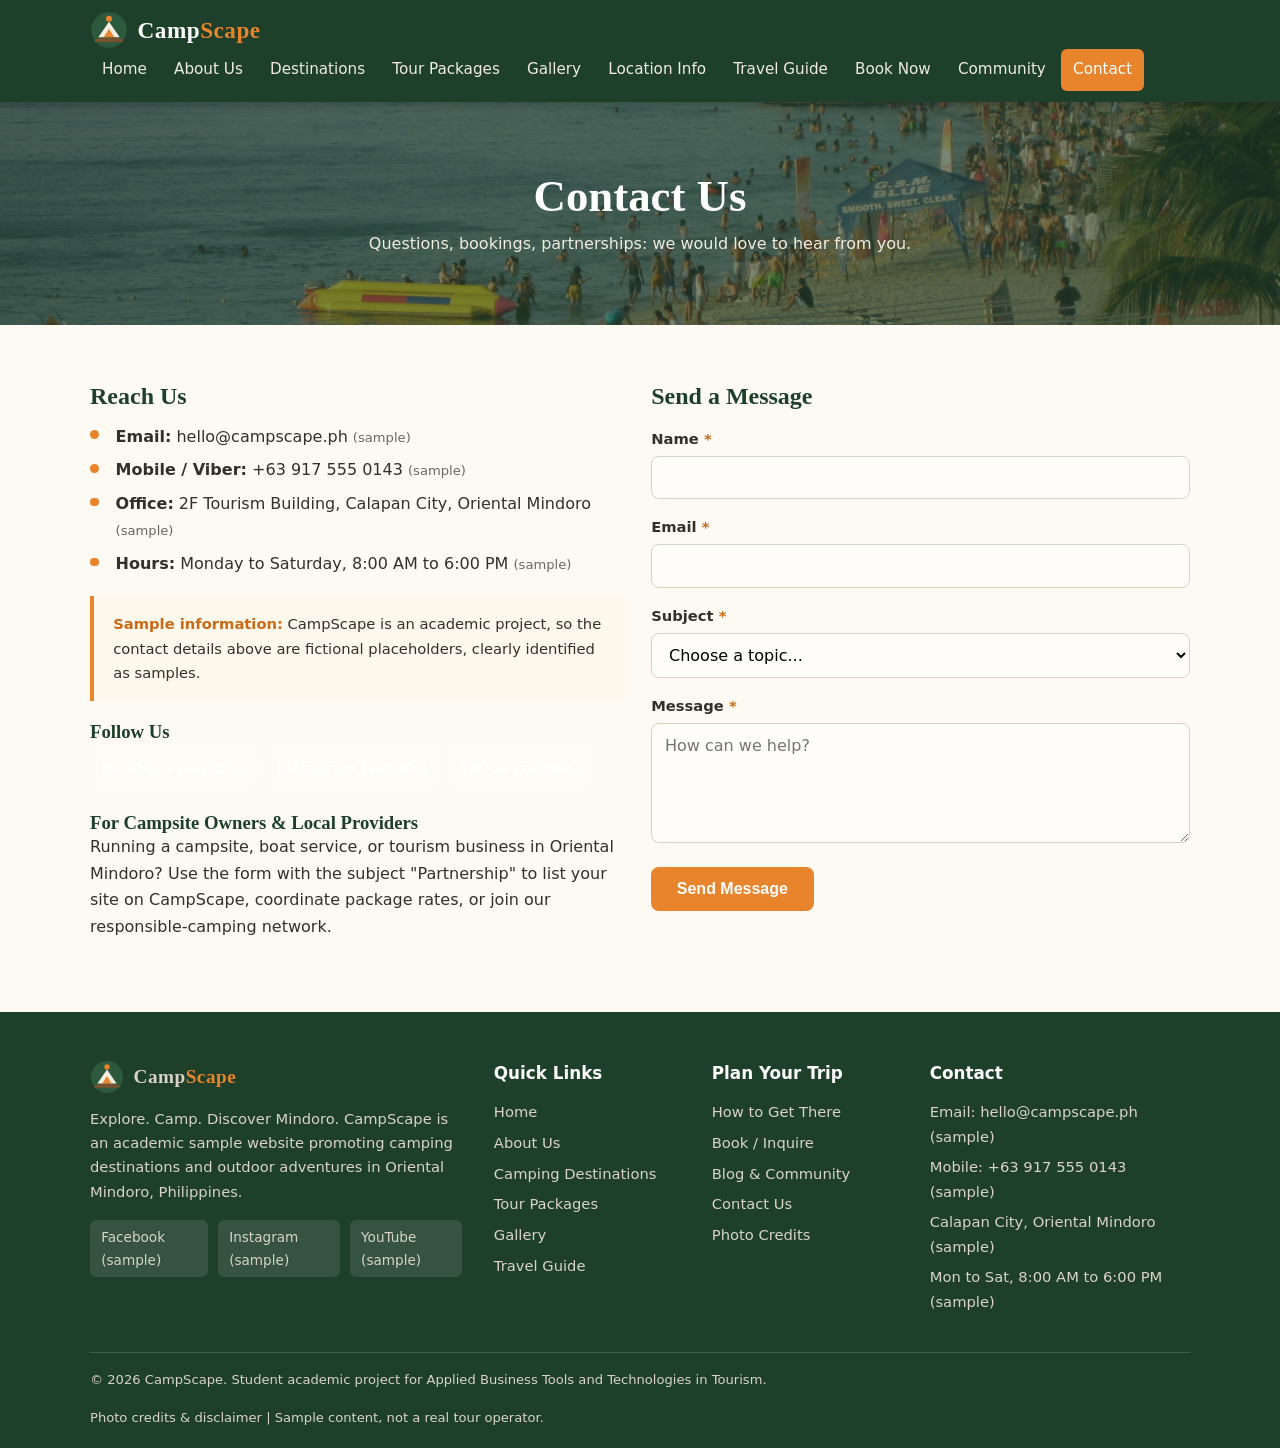
<file: contact.html>
<!DOCTYPE html>
<html lang="en">
<head>
<meta charset="utf-8">
<meta name="viewport" content="width=device-width, initial-scale=1">
<title>Contact Us | CampScape</title>
<meta name="description" content="Contact CampScape about destinations, tour packages, bookings, and partnerships with campsite owners in Oriental Mindoro.">
  <link rel="stylesheet" href="css/style.css">
</head>
<body>
<header class="site">
  <div class="container navbar">
    <a class="logo" href="index.html" aria-label="CampScape home">
      <svg viewBox="0 0 64 64" aria-hidden="true"><circle cx="32" cy="32" r="30" fill="#2d5a3d"/><path d="M14 44 L32 18 L50 44 Z" fill="#f5efe3"/><path d="M23 44 L32 30 L41 44 Z" fill="#e8842c"/><circle cx="32" cy="13" r="5" fill="#e8842c"/><path d="M8 48 Q32 40 56 48 L56 52 L8 52 Z" fill="#7a5230"/></svg>
      <span class="logo-text">Camp<span>Scape</span></span>
    </a>
    <button class="menu-toggle" aria-label="Toggle navigation menu" aria-expanded="false">&#9776; Menu</button>
    <nav class="main-nav" aria-label="Main navigation"><ul><a href="index.html">Home</a><a href="about.html">About Us</a><a href="destinations.html">Destinations</a><a href="packages.html">Tour Packages</a><a href="gallery.html">Gallery</a><a href="location-info.html">Location Info</a><a href="travel-guide.html">Travel Guide</a><a href="booking.html">Book Now</a><a href="community.html">Community</a><a href="contact.html">Contact</a></ul></nav>
  </div>
</header>


<main>
<section class="page-hero">
  <div class="container">
    <h1>Contact Us</h1>
    <p>Questions, bookings, partnerships: we would love to hear from you.</p>
  </div>
</section>

<section>
  <div class="container grid grid-2">
    <div>
      <h2>Reach Us</h2>
      <ul class="checks">
        <li><strong>Email:</strong> hello@campscape.ph <span class="form-hint">(sample)</span></li>
        <li><strong>Mobile / Viber:</strong> +63 917 555 0143 <span class="form-hint">(sample)</span></li>
        <li><strong>Office:</strong> 2F Tourism Building, Calapan City, Oriental Mindoro <span class="form-hint">(sample)</span></li>
        <li><strong>Hours:</strong> Monday to Saturday, 8:00 AM to 6:00 PM <span class="form-hint">(sample)</span></li>
      </ul>
      <div class="notice"><strong>Sample information:</strong> CampScape is an academic project, so the contact details above are fictional placeholders, clearly identified as samples.</div>
      <h3 style="margin-top:1.2rem">Follow Us</h3>
      <div class="social-links" style="margin-top:.4rem">
        <a href="https://www.facebook.com/" target="_blank" rel="noopener" class="btn btn-secondary btn-sm">Facebook (sample)</a>
        <a href="https://www.instagram.com/" target="_blank" rel="noopener" class="btn btn-secondary btn-sm">Instagram (sample)</a>
        <a href="https://www.tiktok.com/" target="_blank" rel="noopener" class="btn btn-secondary btn-sm">TikTok (sample)</a>
      </div>
      <h3 style="margin-top:1.6rem">For Campsite Owners &amp; Local Providers</h3>
      <p>Running a campsite, boat service, or tourism business in Oriental Mindoro? Use the form with the subject "Partnership" to list your site on CampScape, coordinate package rates, or join our responsible-camping network.</p>
    </div>
    <div>
      <h2 style="margin-bottom:1rem">Send a Message</h2>
      <form class="demo-form" id="contactForm" novalidate>
        <div class="form-grid">
          <div class="full"><label for="c-name">Name <span style="color:var(--orange-dark)">*</span></label>
            <input type="text" id="c-name" name="name" required></div>
          <div class="full"><label for="c-email">Email <span style="color:var(--orange-dark)">*</span></label>
            <input type="email" id="c-email" name="email" required></div>
          <div class="full"><label for="c-subject">Subject <span style="color:var(--orange-dark)">*</span></label>
            <select id="c-subject" name="subject" required>
              <option value="">Choose a topic...</option>
              <option>General question</option>
              <option>Destination or tour package question</option>
              <option>Booking arrangement</option>
              <option>Partnership (campsite owner / provider)</option>
              <option>Community story submission</option>
            </select></div>
          <div class="full"><label for="c-msg">Message <span style="color:var(--orange-dark)">*</span></label>
            <textarea id="c-msg" name="message" rows="5" required placeholder="How can we help?"></textarea></div>
          <div class="full"><button type="submit" class="btn btn-primary">Send Message</button></div>
        </div>
      </form>
      <div class="form-success" id="contactSuccess">
        <strong>Message sent!</strong> Thank you for reaching out. Your reference number is <span class="ref-num" style="font-weight:700">CS-000000</span>.
        We reply within 1 to 2 business days (simulated response in this academic demo).
      </div>
    </div>
  </div>
</section>
</main>
<footer class="site">
  <div class="container">
    <div class="footer-grid">
      <div>
        <a class="logo" href="index.html" style="margin-bottom:.8rem">
          <svg viewBox="0 0 64 64" aria-hidden="true" style="width:34px;height:34px"><circle cx="32" cy="32" r="30" fill="#2d5a3d"/><path d="M14 44 L32 18 L50 44 Z" fill="#f5efe3"/><path d="M23 44 L32 30 L41 44 Z" fill="#e8842c"/><circle cx="32" cy="13" r="5" fill="#e8842c"/><path d="M8 48 Q32 40 56 48 L56 52 L8 52 Z" fill="#7a5230"/></svg>
          <span class="logo-text" style="font-size:1.2rem">Camp<span>Scape</span></span>
        </a>
        <p>Explore. Camp. Discover Mindoro. CampScape is an academic sample website promoting camping destinations and outdoor adventures in Oriental Mindoro, Philippines.</p>
        <div class="social-links">
          <a href="https://www.facebook.com/" target="_blank" rel="noopener">Facebook (sample)</a>
          <a href="https://www.instagram.com/" target="_blank" rel="noopener">Instagram (sample)</a>
          <a href="https://www.youtube.com/" target="_blank" rel="noopener">YouTube (sample)</a>
        </div>
      </div>
      <div>
        <h4>Quick Links</h4>
        <ul>
          <li><a href="index.html">Home</a></li>
          <li><a href="about.html">About Us</a></li>
          <li><a href="destinations.html">Camping Destinations</a></li>
          <li><a href="packages.html">Tour Packages</a></li>
          <li><a href="gallery.html">Gallery</a></li>
          <li><a href="travel-guide.html">Travel Guide</a></li>
        </ul>
      </div>
      <div>
        <h4>Plan Your Trip</h4>
        <ul>
          <li><a href="location-info.html">How to Get There</a></li>
          <li><a href="booking.html">Book / Inquire</a></li>
          <li><a href="community.html">Blog &amp; Community</a></li>
          <li><a href="contact.html">Contact Us</a></li>
          <li><a href="credits.html">Photo Credits</a></li>
        </ul>
      </div>
      <div>
        <h4>Contact</h4>
        <ul>
          <li>Email: hello@campscape.ph (sample)</li>
          <li>Mobile: +63 917 555 0143 (sample)</li>
          <li>Calapan City, Oriental Mindoro (sample)</li>
          <li>Mon to Sat, 8:00 AM to 6:00 PM (sample)</li>
        </ul>
      </div>
    </div>
    <div class="footer-bottom">
      <span>&copy; <span class="year"></span> CampScape. Student academic project for Applied Business Tools and Technologies in Tourism.</span>
      <span><a href="credits.html">Photo credits &amp; disclaimer</a> | Sample content, not a real tour operator.</span>
    </div>
  </div>
</footer>
<script src="js/main.js"></script>
</body>
</html>
</file>
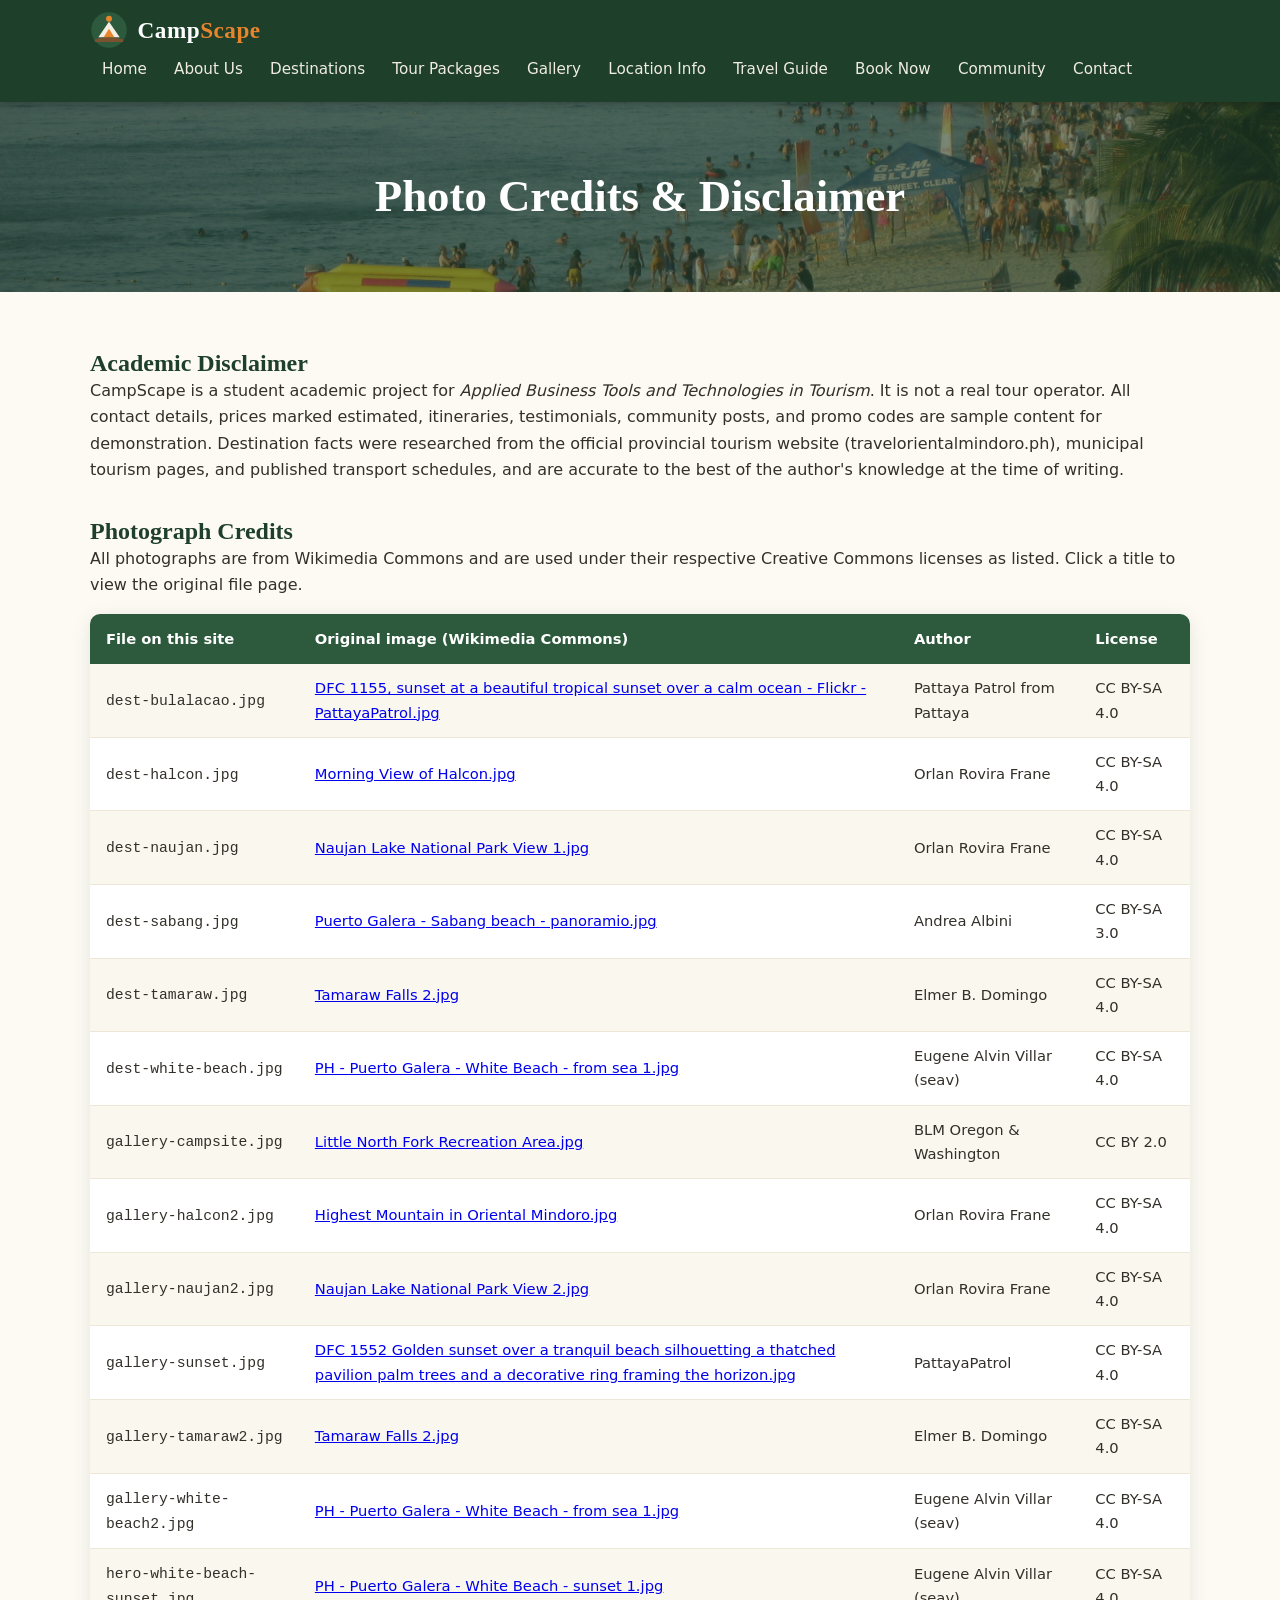
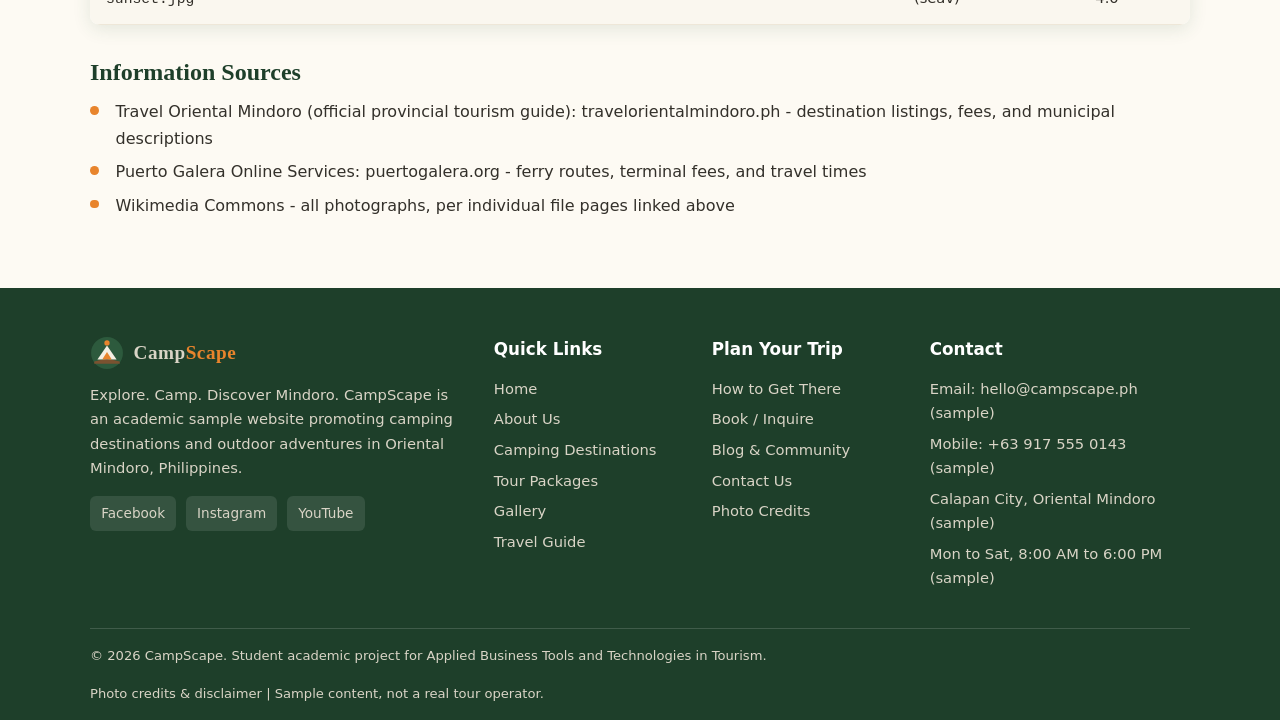
<file: credits.html>
<!DOCTYPE html>
<html lang="en">
<head>
<meta charset="utf-8">
<meta name="viewport" content="width=device-width, initial-scale=1">
<title>Photo Credits &amp; Disclaimer | CampScape</title>
<meta name="description" content="Photo credits and academic disclaimer for the CampScape website.">
  <link rel="stylesheet" href="css/style.css">
</head>
<body>
<header class="site">
  <div class="container navbar">
    <a class="logo" href="index.html" aria-label="CampScape home">
      <svg viewBox="0 0 64 64" aria-hidden="true"><circle cx="32" cy="32" r="30" fill="#2d5a3d"/><path d="M14 44 L32 18 L50 44 Z" fill="#f5efe3"/><path d="M23 44 L32 30 L41 44 Z" fill="#e8842c"/><circle cx="32" cy="13" r="5" fill="#e8842c"/><path d="M8 48 Q32 40 56 48 L56 52 L8 52 Z" fill="#7a5230"/></svg>
      <span class="logo-text">Camp<span>Scape</span></span>
    </a>
    <button class="menu-toggle" aria-label="Toggle navigation menu" aria-expanded="false">&#9776; Menu</button>
    <nav class="main-nav" aria-label="Main navigation"><ul><a href="index.html">Home</a><a href="about.html">About Us</a><a href="destinations.html">Destinations</a><a href="packages.html">Tour Packages</a><a href="gallery.html">Gallery</a><a href="location-info.html">Location Info</a><a href="travel-guide.html">Travel Guide</a><a href="booking.html">Book Now</a><a href="community.html">Community</a><a href="contact.html">Contact</a></ul></nav>
  </div>
</header>


<main>
<section class="page-hero">
  <div class="container">
    <h1>Photo Credits &amp; Disclaimer</h1>
  </div>
</section>
<section>
  <div class="container">
    <h2>Academic Disclaimer</h2>
    <p>CampScape is a student academic project for <em>Applied Business Tools and Technologies in Tourism</em>. It is not a real tour operator. All contact details, prices marked estimated, itineraries, testimonials, community posts, and promo codes are sample content for demonstration. Destination facts were researched from the official provincial tourism website (travelorientalmindoro.ph), municipal tourism pages, and published transport schedules, and are accurate to the best of the author's knowledge at the time of writing.</p>
    <h2 style="margin-top:2rem">Photograph Credits</h2>
    <p>All photographs are from Wikimedia Commons and are used under their respective Creative Commons licenses as listed. Click a title to view the original file page.</p>
<div class="table-wrap"><table><tr><th>File on this site</th><th>Original image (Wikimedia Commons)</th><th>Author</th><th>License</th></tr><tr><td><code>dest-bulalacao.jpg</code></td><td><a href="https://commons.wikimedia.org/wiki/DFC_1155,_sunset_at_a_beautiful_tropical_sunset_over_a_calm_ocean_-_Flickr_-_PattayaPatrol.jpg" target="_blank" rel="noopener">DFC 1155, sunset at a beautiful tropical sunset over a calm ocean - Flickr - PattayaPatrol.jpg</a></td><td>Pattaya Patrol from Pattaya</td><td>CC BY-SA 4.0</td></tr><tr><td><code>dest-halcon.jpg</code></td><td><a href="https://commons.wikimedia.org/wiki/Morning_View_of_Halcon.jpg" target="_blank" rel="noopener">Morning View of Halcon.jpg</a></td><td>Orlan Rovira Frane</td><td>CC BY-SA 4.0</td></tr><tr><td><code>dest-naujan.jpg</code></td><td><a href="https://commons.wikimedia.org/wiki/Naujan_Lake_National_Park_View_1.jpg" target="_blank" rel="noopener">Naujan Lake National Park View 1.jpg</a></td><td>Orlan Rovira Frane</td><td>CC BY-SA 4.0</td></tr><tr><td><code>dest-sabang.jpg</code></td><td><a href="https://commons.wikimedia.org/wiki/Puerto_Galera_-_Sabang_beach_-_panoramio.jpg" target="_blank" rel="noopener">Puerto Galera - Sabang beach - panoramio.jpg</a></td><td>Andrea Albini</td><td>CC BY-SA 3.0</td></tr><tr><td><code>dest-tamaraw.jpg</code></td><td><a href="https://commons.wikimedia.org/wiki/Tamaraw_Falls_2.jpg" target="_blank" rel="noopener">Tamaraw Falls 2.jpg</a></td><td>Elmer B. Domingo</td><td>CC BY-SA 4.0</td></tr><tr><td><code>dest-white-beach.jpg</code></td><td><a href="https://commons.wikimedia.org/wiki/PH_-_Puerto_Galera_-_White_Beach_-_from_sea_1.jpg" target="_blank" rel="noopener">PH - Puerto Galera - White Beach - from sea 1.jpg</a></td><td>Eugene Alvin Villar (seav)</td><td>CC BY-SA 4.0</td></tr><tr><td><code>gallery-campsite.jpg</code></td><td><a href="https://commons.wikimedia.org/wiki/Little_North_Fork_Recreation_Area.jpg" target="_blank" rel="noopener">Little North Fork Recreation Area.jpg</a></td><td>BLM Oregon &amp; Washington</td><td>CC BY 2.0</td></tr><tr><td><code>gallery-halcon2.jpg</code></td><td><a href="https://commons.wikimedia.org/wiki/Highest_Mountain_in_Oriental_Mindoro.jpg" target="_blank" rel="noopener">Highest Mountain in Oriental Mindoro.jpg</a></td><td>Orlan Rovira Frane</td><td>CC BY-SA 4.0</td></tr><tr><td><code>gallery-naujan2.jpg</code></td><td><a href="https://commons.wikimedia.org/wiki/Naujan_Lake_National_Park_View_2.jpg" target="_blank" rel="noopener">Naujan Lake National Park View 2.jpg</a></td><td>Orlan Rovira Frane</td><td>CC BY-SA 4.0</td></tr><tr><td><code>gallery-sunset.jpg</code></td><td><a href="https://commons.wikimedia.org/wiki/DFC_1552_Golden_sunset_over_a_tranquil_beach_silhouetting_a_thatched_pavilion_palm_trees_and_a_decorative_ring_framing_the_horizon.jpg" target="_blank" rel="noopener">DFC 1552 Golden sunset over a tranquil beach silhouetting a thatched pavilion palm trees and a decorative ring framing the horizon.jpg</a></td><td>PattayaPatrol</td><td>CC BY-SA 4.0</td></tr><tr><td><code>gallery-tamaraw2.jpg</code></td><td><a href="https://commons.wikimedia.org/wiki/Tamaraw_Falls_2.jpg" target="_blank" rel="noopener">Tamaraw Falls 2.jpg</a></td><td>Elmer B. Domingo</td><td>CC BY-SA 4.0</td></tr><tr><td><code>gallery-white-beach2.jpg</code></td><td><a href="https://commons.wikimedia.org/wiki/PH_-_Puerto_Galera_-_White_Beach_-_from_sea_1.jpg" target="_blank" rel="noopener">PH - Puerto Galera - White Beach - from sea 1.jpg</a></td><td>Eugene Alvin Villar (seav)</td><td>CC BY-SA 4.0</td></tr><tr><td><code>hero-white-beach-sunset.jpg</code></td><td><a href="https://commons.wikimedia.org/wiki/PH_-_Puerto_Galera_-_White_Beach_-_sunset_1.jpg" target="_blank" rel="noopener">PH - Puerto Galera - White Beach - sunset 1.jpg</a></td><td>Eugene Alvin Villar (seav)</td><td>CC BY-SA 4.0</td></tr></table></div>
    <h2 style="margin-top:2rem">Information Sources</h2>
    <ul class="checks">
      <li>Travel Oriental Mindoro (official provincial tourism guide): travelorientalmindoro.ph - destination listings, fees, and municipal descriptions</li>
      <li>Puerto Galera Online Services: puertogalera.org - ferry routes, terminal fees, and travel times</li>
      <li>Wikimedia Commons - all photographs, per individual file pages linked above</li>
    </ul>
  </div>
</section>
</main>
<footer class="site">
  <div class="container">
    <div class="footer-grid">
      <div>
        <a class="logo" href="index.html" style="margin-bottom:.8rem">
          <svg viewBox="0 0 64 64" aria-hidden="true" style="width:34px;height:34px"><circle cx="32" cy="32" r="30" fill="#2d5a3d"/><path d="M14 44 L32 18 L50 44 Z" fill="#f5efe3"/><path d="M23 44 L32 30 L41 44 Z" fill="#e8842c"/><circle cx="32" cy="13" r="5" fill="#e8842c"/><path d="M8 48 Q32 40 56 48 L56 52 L8 52 Z" fill="#7a5230"/></svg>
          <span class="logo-text" style="font-size:1.2rem">Camp<span>Scape</span></span>
        </a>
        <p>Explore. Camp. Discover Mindoro. CampScape is an academic sample website promoting camping destinations and outdoor adventures in Oriental Mindoro, Philippines.</p>
        <div class="social-links">
          <a href="#" aria-label="Facebook">Facebook</a>
          <a href="#" aria-label="Instagram">Instagram</a>
          <a href="#" aria-label="YouTube">YouTube</a>
        </div>
      </div>
      <div>
        <h4>Quick Links</h4>
        <ul>
          <li><a href="index.html">Home</a></li>
          <li><a href="about.html">About Us</a></li>
          <li><a href="destinations.html">Camping Destinations</a></li>
          <li><a href="packages.html">Tour Packages</a></li>
          <li><a href="gallery.html">Gallery</a></li>
          <li><a href="travel-guide.html">Travel Guide</a></li>
        </ul>
      </div>
      <div>
        <h4>Plan Your Trip</h4>
        <ul>
          <li><a href="location-info.html">How to Get There</a></li>
          <li><a href="booking.html">Book / Inquire</a></li>
          <li><a href="community.html">Blog &amp; Community</a></li>
          <li><a href="contact.html">Contact Us</a></li>
          <li><a href="credits.html">Photo Credits</a></li>
        </ul>
      </div>
      <div>
        <h4>Contact</h4>
        <ul>
          <li>Email: hello@campscape.ph (sample)</li>
          <li>Mobile: +63 917 555 0143 (sample)</li>
          <li>Calapan City, Oriental Mindoro (sample)</li>
          <li>Mon to Sat, 8:00 AM to 6:00 PM (sample)</li>
        </ul>
      </div>
    </div>
    <div class="footer-bottom">
      <span>&copy; <span class="year"></span> CampScape. Student academic project for Applied Business Tools and Technologies in Tourism.</span>
      <span><a href="credits.html">Photo credits &amp; disclaimer</a> | Sample content, not a real tour operator.</span>
    </div>
  </div>
</footer>
<script src="js/main.js"></script>
</body>
</html>
</file>
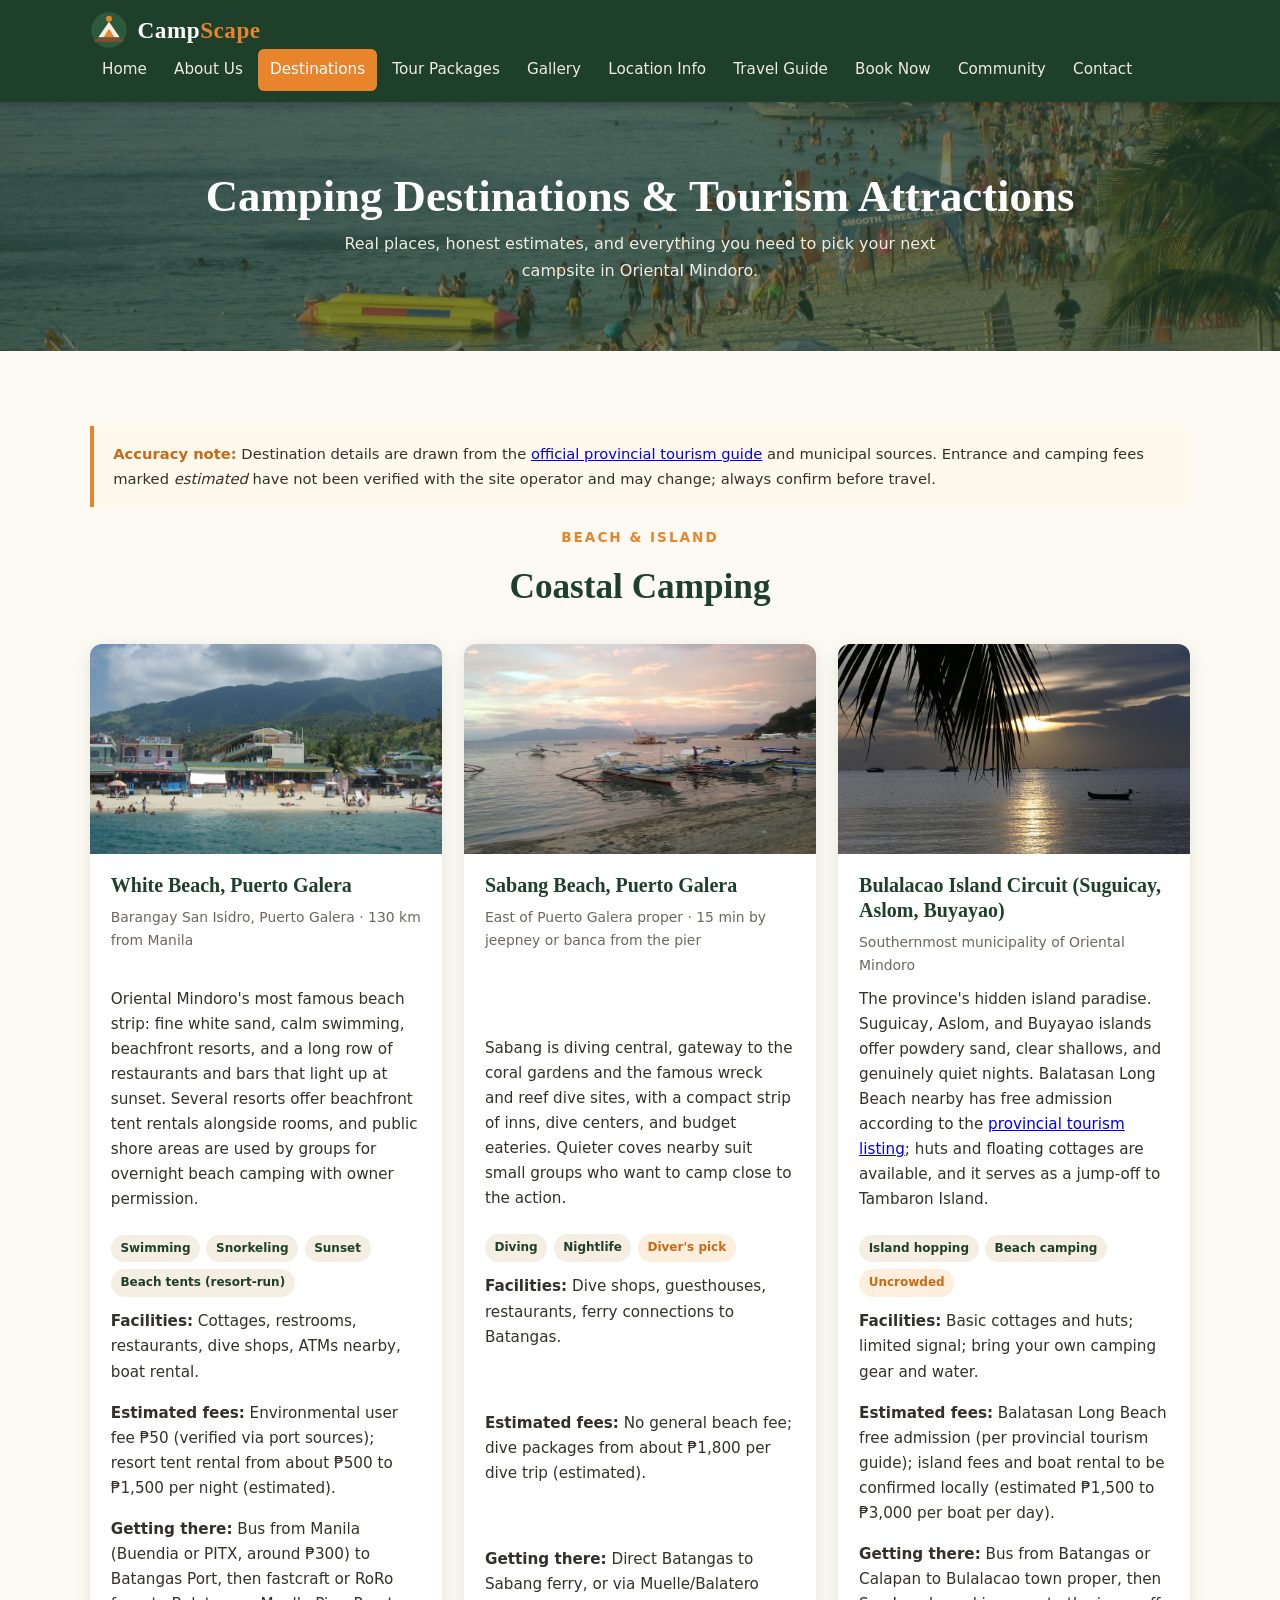
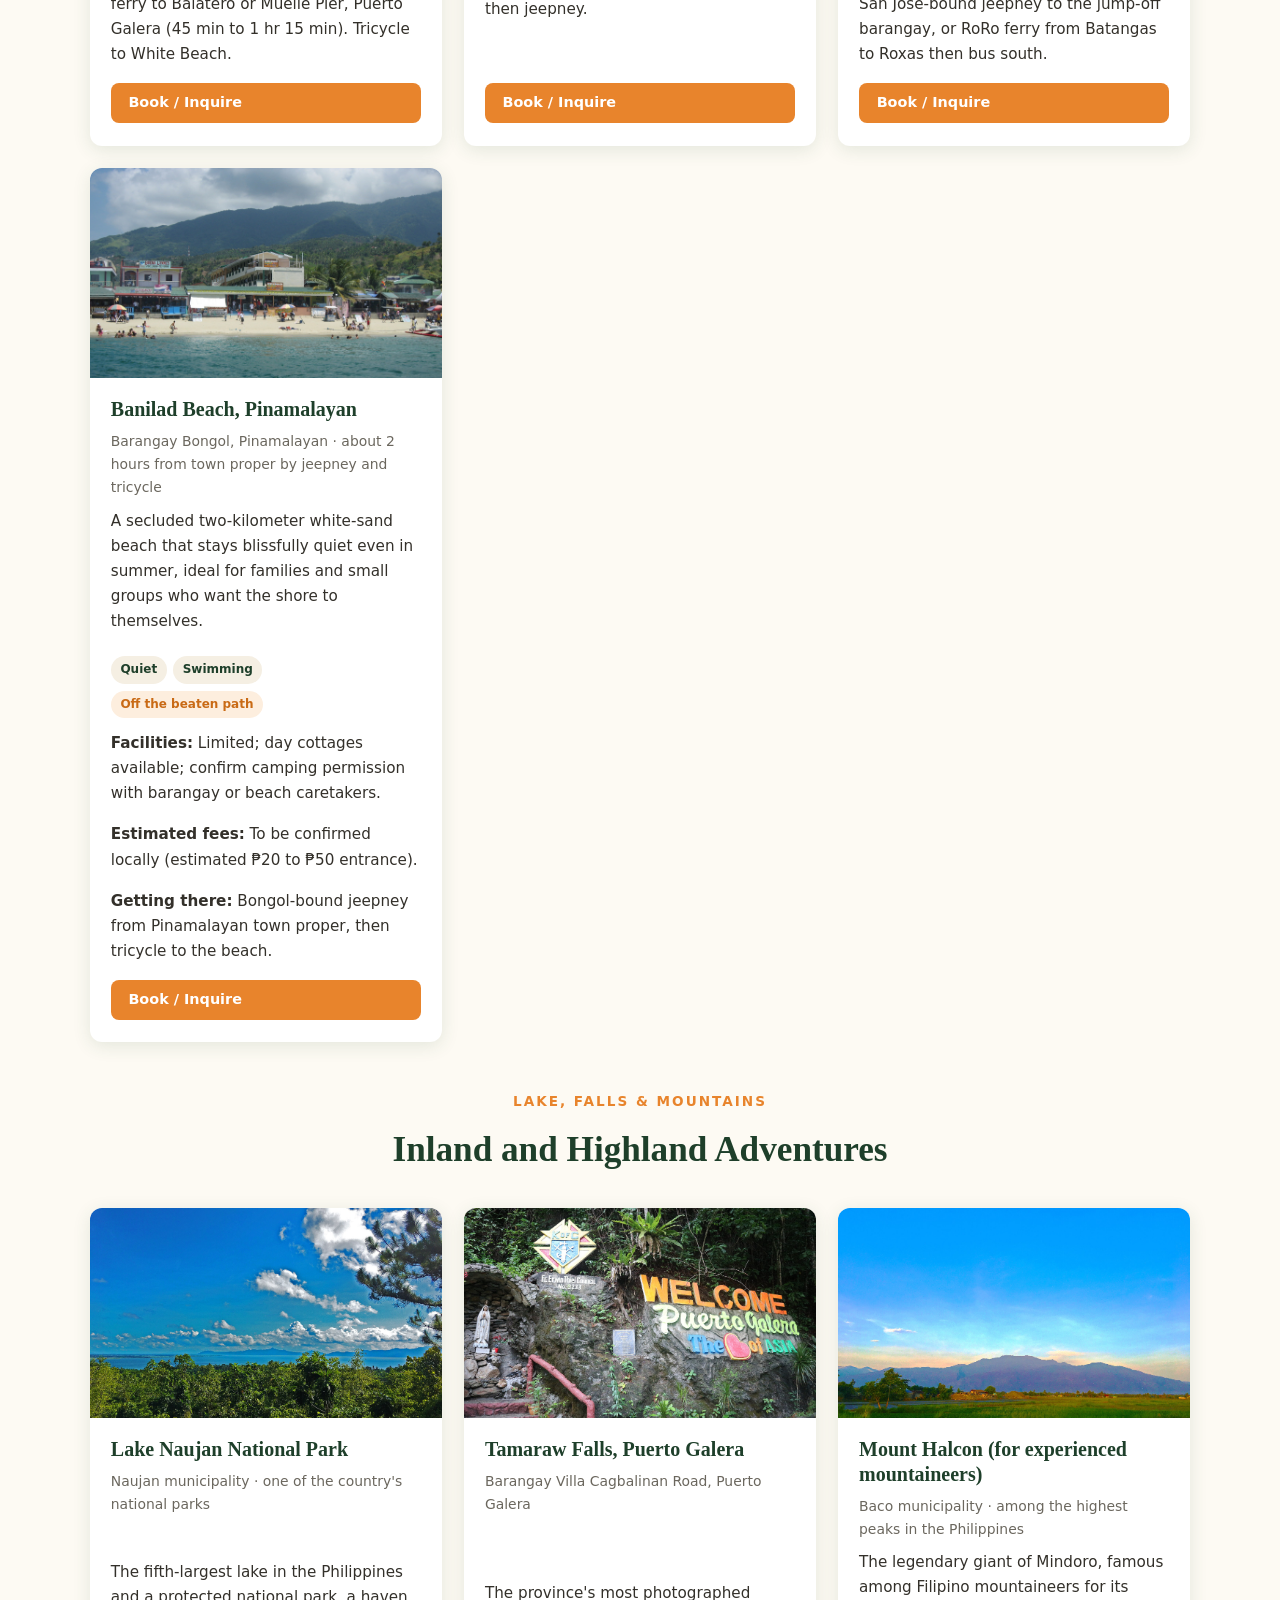
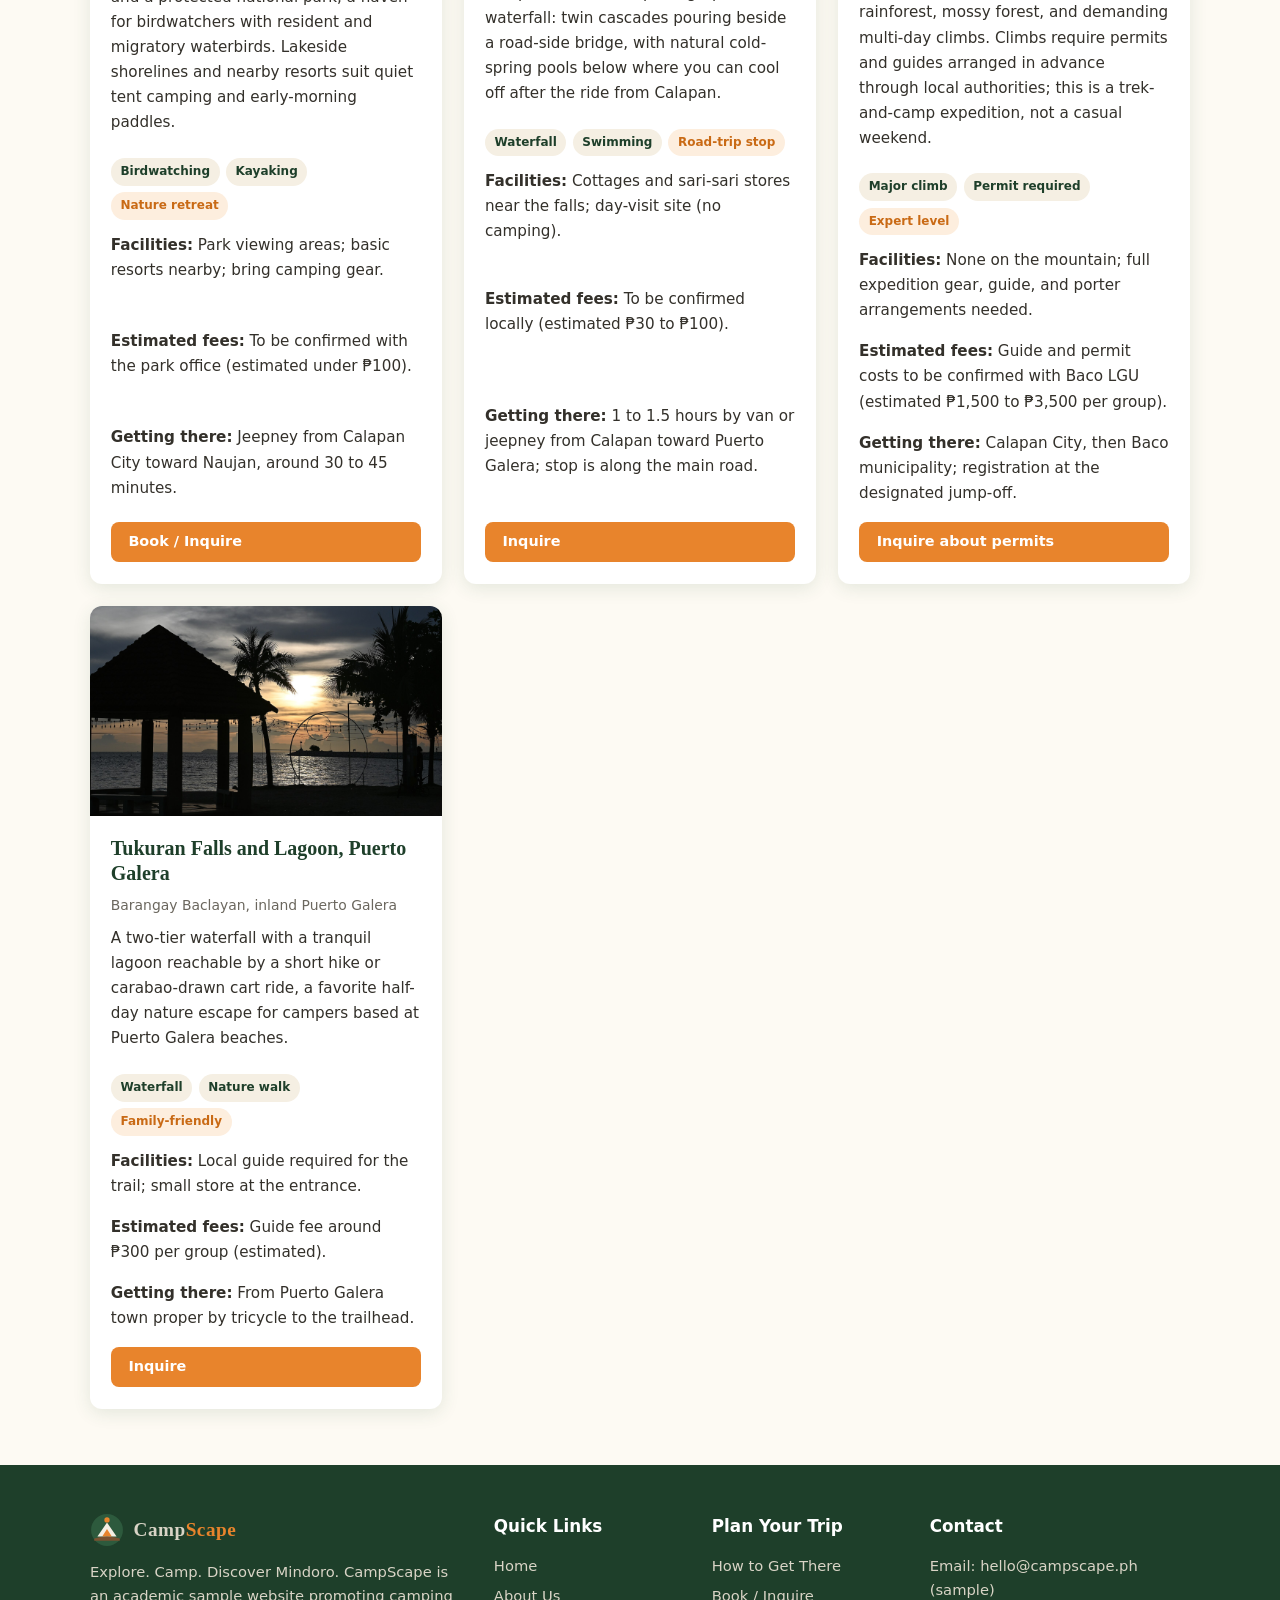
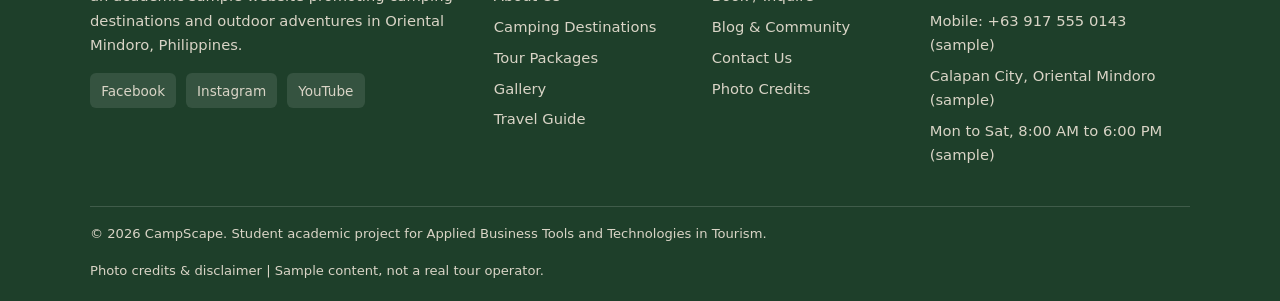
<file: destinations.html>
<!DOCTYPE html>
<html lang="en">
<head>
<meta charset="utf-8">
<meta name="viewport" content="width=device-width, initial-scale=1">
<title>Camping Destinations &amp; Attractions | CampScape Oriental Mindoro</title>
<meta name="description" content="Compare verified campsites and attractions in Oriental Mindoro: Puerto Galera, Bulalacao islands, Lake Naujan, Tamaraw Falls, and Mount Halcon. Fees, facilities, and directions.">
  <link rel="stylesheet" href="css/style.css">
</head>
<body>
<header class="site">
  <div class="container navbar">
    <a class="logo" href="index.html" aria-label="CampScape home">
      <svg viewBox="0 0 64 64" aria-hidden="true"><circle cx="32" cy="32" r="30" fill="#2d5a3d"/><path d="M14 44 L32 18 L50 44 Z" fill="#f5efe3"/><path d="M23 44 L32 30 L41 44 Z" fill="#e8842c"/><circle cx="32" cy="13" r="5" fill="#e8842c"/><path d="M8 48 Q32 40 56 48 L56 52 L8 52 Z" fill="#7a5230"/></svg>
      <span class="logo-text">Camp<span>Scape</span></span>
    </a>
    <button class="menu-toggle" aria-label="Toggle navigation menu" aria-expanded="false">&#9776; Menu</button>
    <nav class="main-nav" aria-label="Main navigation"><ul><a href="index.html">Home</a><a href="about.html">About Us</a><a href="destinations.html">Destinations</a><a href="packages.html">Tour Packages</a><a href="gallery.html">Gallery</a><a href="location-info.html">Location Info</a><a href="travel-guide.html">Travel Guide</a><a href="booking.html">Book Now</a><a href="community.html">Community</a><a href="contact.html">Contact</a></ul></nav>
  </div>
</header>


<main>
<section class="page-hero">
  <div class="container">
    <h1>Camping Destinations &amp; Tourism Attractions</h1>
    <p>Real places, honest estimates, and everything you need to pick your next campsite in Oriental Mindoro.</p>
  </div>
</section>

<section>
  <div class="container">
    <div class="notice"><strong>Accuracy note:</strong> Destination details are drawn from the <a href="https://www.travelorientalmindoro.ph/" target="_blank" rel="noopener">official provincial tourism guide</a> and municipal sources. Entrance and camping fees marked <em>estimated</em> have not been verified with the site operator and may change; always confirm before travel.</div>

    <div class="section-head">
      <p class="kicker">Beach &amp; Island</p>
      <h2>Coastal Camping</h2>
    </div>
    <div class="grid grid-2">
      <article class="card" id="puerto-galera">
        <img src="img/dest-white-beach.jpg" alt="White Beach, Puerto Galera seen from the sea">
        <div class="card-body">
          <h3>White Beach, Puerto Galera</h3>
          <p class="meta">Barangay San Isidro, Puerto Galera &middot; 130 km from Manila</p>
          <p>Oriental Mindoro's most famous beach strip: fine white sand, calm swimming, beachfront resorts, and a long row of restaurants and bars that light up at sunset. Several resorts offer beachfront tent rentals alongside rooms, and public shore areas are used by groups for overnight beach camping with owner permission.</p>
          <div class="tagline-chips"><span class="chip">Swimming</span><span class="chip">Snorkeling</span><span class="chip">Sunset</span><span class="chip">Beach tents (resort-run)</span></div>
          <p><strong>Facilities:</strong> Cottages, restrooms, restaurants, dive shops, ATMs nearby, boat rental.</p>
          <p><strong>Estimated fees:</strong> Environmental user fee &#8369;50 (verified via port sources); resort tent rental from about &#8369;500 to &#8369;1,500 per night (estimated).<span class="price"></span></p>
          <p><strong>Getting there:</strong> Bus from Manila (Buendia or PITX, around &#8369;300) to Batangas Port, then fastcraft or RoRo ferry to Balatero or Muelle Pier, Puerto Galera (45 min to 1 hr 15 min). Tricycle to White Beach.</p>
          <a class="btn btn-primary btn-sm" href="booking.html?dest=white-beach">Book / Inquire</a>
        </div>
      </article>
      <article class="card" id="sabang">
        <img src="img/dest-sabang.jpg" alt="Sabang Beach, Puerto Galera seafront">
        <div class="card-body">
          <h3>Sabang Beach, Puerto Galera</h3>
          <p class="meta">East of Puerto Galera proper &middot; 15 min by jeepney or banca from the pier</p>
          <p>Sabang is diving central, gateway to the coral gardens and the famous wreck and reef dive sites, with a compact strip of inns, dive centers, and budget eateries. Quieter coves nearby suit small groups who want to camp close to the action.</p>
          <div class="tagline-chips"><span class="chip">Diving</span><span class="chip">Nightlife</span><span class="chip orange">Diver's pick</span></div>
          <p><strong>Facilities:</strong> Dive shops, guesthouses, restaurants, ferry connections to Batangas.</p>
          <p><strong>Estimated fees:</strong> No general beach fee; dive packages from about &#8369;1,800 per dive trip (estimated).</p>
          <p><strong>Getting there:</strong> Direct Batangas to Sabang ferry, or via Muelle/Balatero then jeepney.</p>
          <a class="btn btn-primary btn-sm" href="booking.html?dest=sabang">Book / Inquire</a>
        </div>
      </article>
      <article class="card" id="bulalacao">
        <img src="img/dest-bulalacao.jpg" alt="Golden sunset over a tropical shore, representative of Bulalacao's islands">
        <div class="card-body">
          <h3>Bulalacao Island Circuit (Suguicay, Aslom, Buyayao)</h3>
          <p class="meta">Southernmost municipality of Oriental Mindoro</p>
          <p>The province's hidden island paradise. Suguicay, Aslom, and Buyayao islands offer powdery sand, clear shallows, and genuinely quiet nights. Balatasan Long Beach nearby has free admission according to the <a href="https://www.travelorientalmindoro.ph/place/balatasan-long-beach" target="_blank" rel="noopener">provincial tourism listing</a>; huts and floating cottages are available, and it serves as a jump-off to Tambaron Island.</p>
          <div class="tagline-chips"><span class="chip">Island hopping</span><span class="chip">Beach camping</span><span class="chip orange">Uncrowded</span></div>
          <p><strong>Facilities:</strong> Basic cottages and huts; limited signal; bring your own camping gear and water.</p>
          <p><strong>Estimated fees:</strong> Balatasan Long Beach free admission (per provincial tourism guide); island fees and boat rental to be confirmed locally (estimated &#8369;1,500 to &#8369;3,000 per boat per day).</p>
          <p><strong>Getting there:</strong> Bus from Batangas or Calapan to Bulalacao town proper, then San Jose-bound jeepney to the jump-off barangay, or RoRo ferry from Batangas to Roxas then bus south.</p>
          <a class="btn btn-primary btn-sm" href="booking.html?dest=bulalacao">Book / Inquire</a>
        </div>
      </article>
      <article class="card" id="banilad">
        <img src="img/gallery-white-beach2.jpg" alt="White sand shoreline, representative of quiet Mindoro beaches">
        <div class="card-body">
          <h3>Banilad Beach, Pinamalayan</h3>
          <p class="meta">Barangay Bongol, Pinamalayan &middot; about 2 hours from town proper by jeepney and tricycle</p>
          <p>A secluded two-kilometer white-sand beach that stays blissfully quiet even in summer, ideal for families and small groups who want the shore to themselves.</p>
          <div class="tagline-chips"><span class="chip">Quiet</span><span class="chip">Swimming</span><span class="chip orange">Off the beaten path</span></div>
          <p><strong>Facilities:</strong> Limited; day cottages available; confirm camping permission with barangay or beach caretakers.</p>
          <p><strong>Estimated fees:</strong> To be confirmed locally (estimated &#8369;20 to &#8369;50 entrance).</p>
          <p><strong>Getting there:</strong> Bongol-bound jeepney from Pinamalayan town proper, then tricycle to the beach.</p>
          <a class="btn btn-primary btn-sm" href="booking.html?dest=banilad">Book / Inquire</a>
        </div>
      </article>
    </div>

    <div class="section-head" style="margin-top:3rem">
      <p class="kicker">Lake, Falls &amp; Mountains</p>
      <h2>Inland and Highland Adventures</h2>
    </div>
    <div class="grid grid-2">
      <article class="card" id="naujan">
        <img src="img/dest-naujan.jpg" alt="Lake Naujan National Park, Oriental Mindoro">
        <div class="card-body">
          <h3>Lake Naujan National Park</h3>
          <p class="meta">Naujan municipality &middot; one of the country's national parks</p>
          <p>The fifth-largest lake in the Philippines and a protected national park, a haven for birdwatchers with resident and migratory waterbirds. Lakeside shorelines and nearby resorts suit quiet tent camping and early-morning paddles.</p>
          <div class="tagline-chips"><span class="chip">Birdwatching</span><span class="chip">Kayaking</span><span class="chip orange">Nature retreat</span></div>
          <p><strong>Facilities:</strong> Park viewing areas; basic resorts nearby; bring camping gear.</p>
          <p><strong>Estimated fees:</strong> To be confirmed with the park office (estimated under &#8369;100).</p>
          <p><strong>Getting there:</strong> Jeepney from Calapan City toward Naujan, around 30 to 45 minutes.</p>
          <a class="btn btn-primary btn-sm" href="booking.html?dest=naujan">Book / Inquire</a>
        </div>
      </article>
      <article class="card" id="tamaraw">
        <img src="img/dest-tamaraw.jpg" alt="Tamaraw Falls, Puerto Galera">
        <div class="card-body">
          <h3>Tamaraw Falls, Puerto Galera</h3>
          <p class="meta">Barangay Villa Cagbalinan Road, Puerto Galera</p>
          <p>The province's most photographed waterfall: twin cascades pouring beside a road-side bridge, with natural cold-spring pools below where you can cool off after the ride from Calapan.</p>
          <div class="tagline-chips"><span class="chip">Waterfall</span><span class="chip">Swimming</span><span class="chip orange">Road-trip stop</span></div>
          <p><strong>Facilities:</strong> Cottages and sari-sari stores near the falls; day-visit site (no camping).</p>
          <p><strong>Estimated fees:</strong> To be confirmed locally (estimated &#8369;30 to &#8369;100).</p>
          <p><strong>Getting there:</strong> 1 to 1.5 hours by van or jeepney from Calapan toward Puerto Galera; stop is along the main road.</p>
          <a class="btn btn-primary btn-sm" href="booking.html?dest=tamaraw">Inquire</a>
        </div>
      </article>
      <article class="card" id="halcon">
        <img src="img/dest-halcon.jpg" alt="Morning view of Mount Halcon">
        <div class="card-body">
          <h3>Mount Halcon (for experienced mountaineers)</h3>
          <p class="meta">Baco municipality &middot; among the highest peaks in the Philippines</p>
          <p>The legendary giant of Mindoro, famous among Filipino mountaineers for its rainforest, mossy forest, and demanding multi-day climbs. Climbs require permits and guides arranged in advance through local authorities; this is a trek-and-camp expedition, not a casual weekend.</p>
          <div class="tagline-chips"><span class="chip">Major climb</span><span class="chip">Permit required</span><span class="chip orange">Expert level</span></div>
          <p><strong>Facilities:</strong> None on the mountain; full expedition gear, guide, and porter arrangements needed.</p>
          <p><strong>Estimated fees:</strong> Guide and permit costs to be confirmed with Baco LGU (estimated &#8369;1,500 to &#8369;3,500 per group).</p>
          <p><strong>Getting there:</strong> Calapan City, then Baco municipality; registration at the designated jump-off.</p>
          <a class="btn btn-primary btn-sm" href="booking.html?dest=halcon">Inquire about permits</a>
        </div>
      </article>
      <article class="card" id="tukuran">
        <img src="img/gallery-sunset.jpg" alt="Golden sky over a quiet river landscape">
        <div class="card-body">
          <h3>Tukuran Falls and Lagoon, Puerto Galera</h3>
          <p class="meta">Barangay Baclayan, inland Puerto Galera</p>
          <p>A two-tier waterfall with a tranquil lagoon reachable by a short hike or carabao-drawn cart ride, a favorite half-day nature escape for campers based at Puerto Galera beaches.</p>
          <div class="tagline-chips"><span class="chip">Waterfall</span><span class="chip">Nature walk</span><span class="chip orange">Family-friendly</span></div>
          <p><strong>Facilities:</strong> Local guide required for the trail; small store at the entrance.</p>
          <p><strong>Estimated fees:</strong> Guide fee around &#8369;300 per group (estimated).</p>
          <p><strong>Getting there:</strong> From Puerto Galera town proper by tricycle to the trailhead.</p>
          <a class="btn btn-primary btn-sm" href="booking.html?dest=tukuran">Inquire</a>
        </div>
      </article>
    </div>
  </div>
</section>
</main>
<footer class="site">
  <div class="container">
    <div class="footer-grid">
      <div>
        <a class="logo" href="index.html" style="margin-bottom:.8rem">
          <svg viewBox="0 0 64 64" aria-hidden="true" style="width:34px;height:34px"><circle cx="32" cy="32" r="30" fill="#2d5a3d"/><path d="M14 44 L32 18 L50 44 Z" fill="#f5efe3"/><path d="M23 44 L32 30 L41 44 Z" fill="#e8842c"/><circle cx="32" cy="13" r="5" fill="#e8842c"/><path d="M8 48 Q32 40 56 48 L56 52 L8 52 Z" fill="#7a5230"/></svg>
          <span class="logo-text" style="font-size:1.2rem">Camp<span>Scape</span></span>
        </a>
        <p>Explore. Camp. Discover Mindoro. CampScape is an academic sample website promoting camping destinations and outdoor adventures in Oriental Mindoro, Philippines.</p>
        <div class="social-links">
          <a href="#" aria-label="Facebook">Facebook</a>
          <a href="#" aria-label="Instagram">Instagram</a>
          <a href="#" aria-label="YouTube">YouTube</a>
        </div>
      </div>
      <div>
        <h4>Quick Links</h4>
        <ul>
          <li><a href="index.html">Home</a></li>
          <li><a href="about.html">About Us</a></li>
          <li><a href="destinations.html">Camping Destinations</a></li>
          <li><a href="packages.html">Tour Packages</a></li>
          <li><a href="gallery.html">Gallery</a></li>
          <li><a href="travel-guide.html">Travel Guide</a></li>
        </ul>
      </div>
      <div>
        <h4>Plan Your Trip</h4>
        <ul>
          <li><a href="location-info.html">How to Get There</a></li>
          <li><a href="booking.html">Book / Inquire</a></li>
          <li><a href="community.html">Blog &amp; Community</a></li>
          <li><a href="contact.html">Contact Us</a></li>
          <li><a href="credits.html">Photo Credits</a></li>
        </ul>
      </div>
      <div>
        <h4>Contact</h4>
        <ul>
          <li>Email: hello@campscape.ph (sample)</li>
          <li>Mobile: +63 917 555 0143 (sample)</li>
          <li>Calapan City, Oriental Mindoro (sample)</li>
          <li>Mon to Sat, 8:00 AM to 6:00 PM (sample)</li>
        </ul>
      </div>
    </div>
    <div class="footer-bottom">
      <span>&copy; <span class="year"></span> CampScape. Student academic project for Applied Business Tools and Technologies in Tourism.</span>
      <span><a href="credits.html">Photo credits &amp; disclaimer</a> | Sample content, not a real tour operator.</span>
    </div>
  </div>
</footer>
<script src="js/main.js"></script>
</body>
</html>
</file>
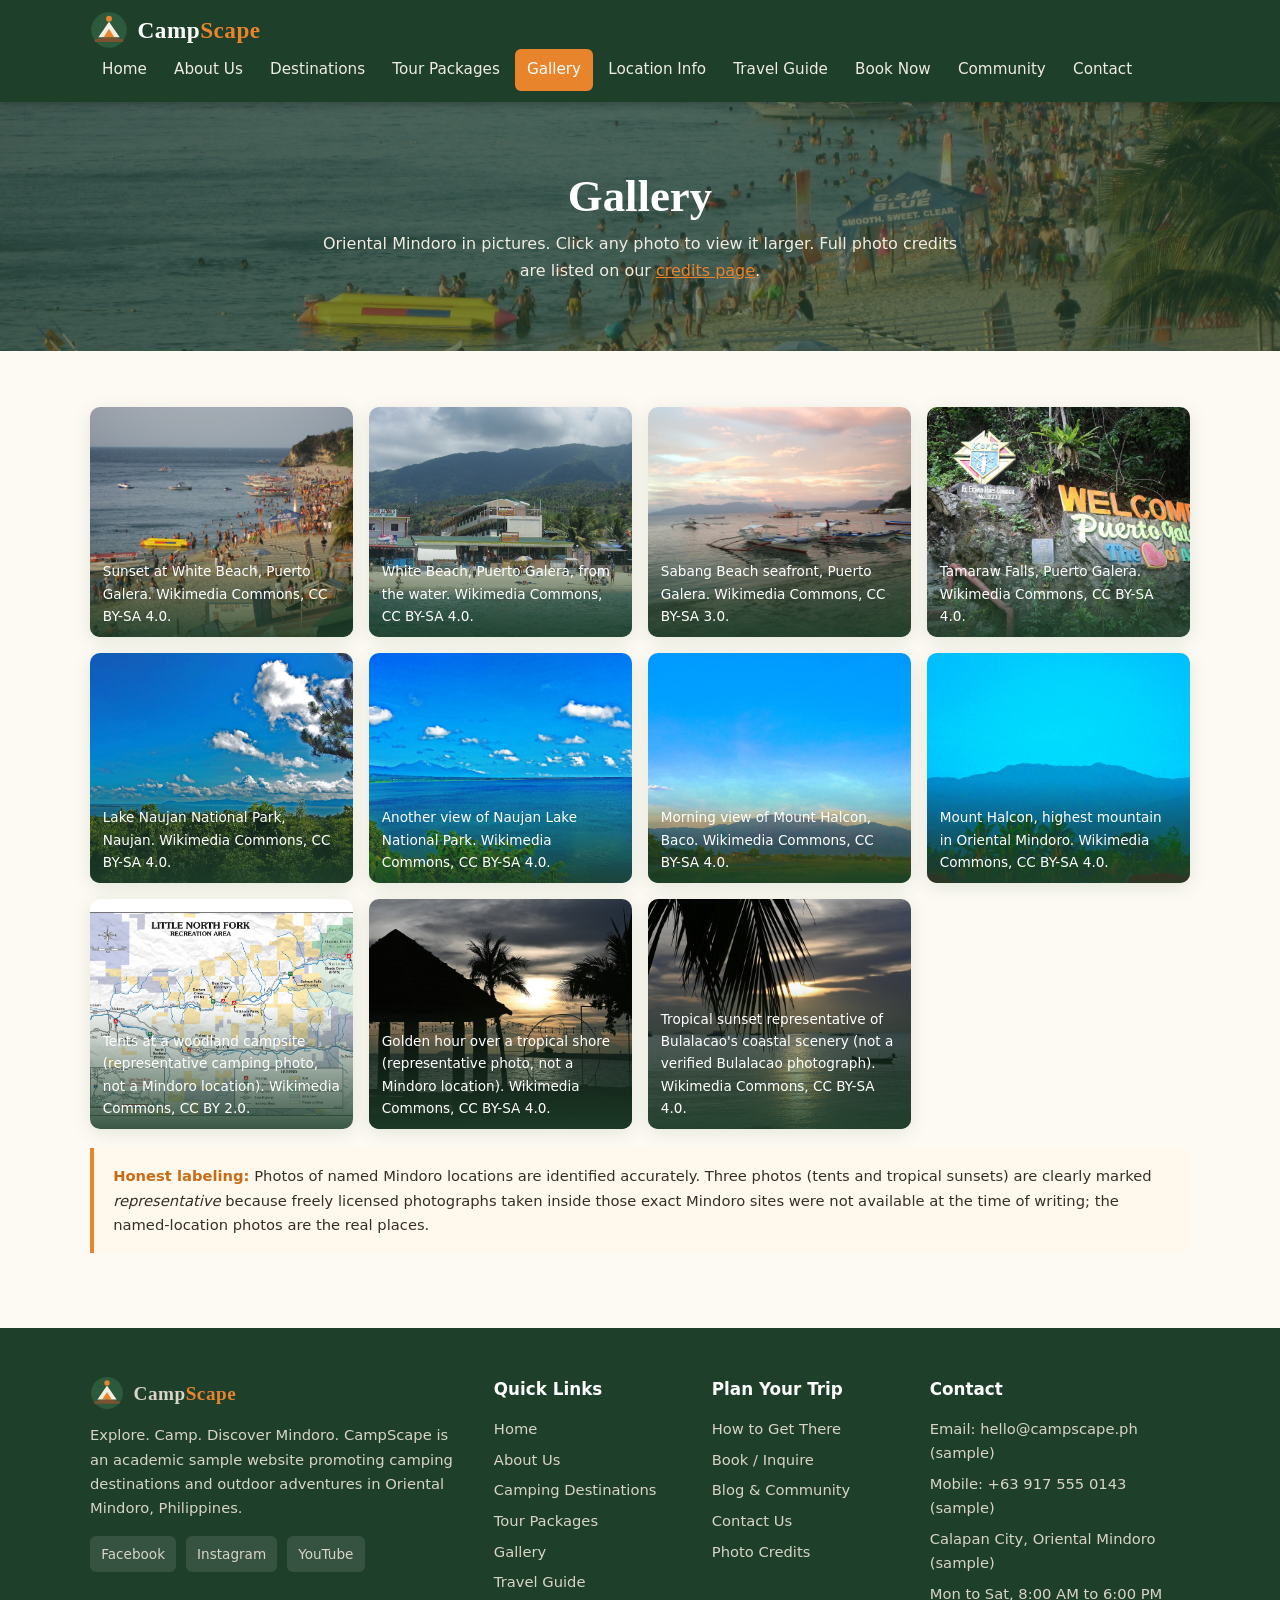
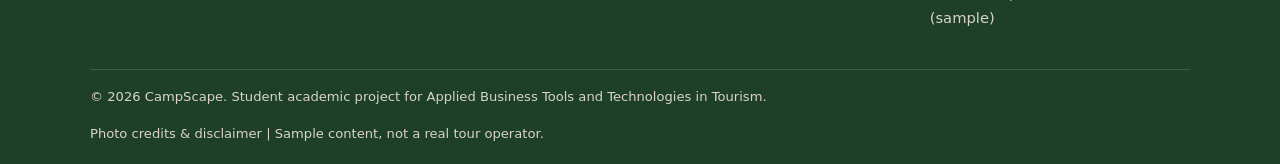
<file: gallery.html>
<!DOCTYPE html>
<html lang="en">
<head>
<meta charset="utf-8">
<meta name="viewport" content="width=device-width, initial-scale=1">
<title>Gallery | CampScape - Oriental Mindoro in Pictures</title>
<meta name="description" content="Photo gallery of Oriental Mindoro: White Beach sunsets, Tamaraw Falls, Lake Naujan, Mount Halcon, campsites, and campfire nights.">
  <link rel="stylesheet" href="css/style.css">
</head>
<body>
<header class="site">
  <div class="container navbar">
    <a class="logo" href="index.html" aria-label="CampScape home">
      <svg viewBox="0 0 64 64" aria-hidden="true"><circle cx="32" cy="32" r="30" fill="#2d5a3d"/><path d="M14 44 L32 18 L50 44 Z" fill="#f5efe3"/><path d="M23 44 L32 30 L41 44 Z" fill="#e8842c"/><circle cx="32" cy="13" r="5" fill="#e8842c"/><path d="M8 48 Q32 40 56 48 L56 52 L8 52 Z" fill="#7a5230"/></svg>
      <span class="logo-text">Camp<span>Scape</span></span>
    </a>
    <button class="menu-toggle" aria-label="Toggle navigation menu" aria-expanded="false">&#9776; Menu</button>
    <nav class="main-nav" aria-label="Main navigation"><ul><a href="index.html">Home</a><a href="about.html">About Us</a><a href="destinations.html">Destinations</a><a href="packages.html">Tour Packages</a><a href="gallery.html">Gallery</a><a href="location-info.html">Location Info</a><a href="travel-guide.html">Travel Guide</a><a href="booking.html">Book Now</a><a href="community.html">Community</a><a href="contact.html">Contact</a></ul></nav>
  </div>
</header>


<main>
<section class="page-hero">
  <div class="container">
    <h1>Gallery</h1>
    <p>Oriental Mindoro in pictures. Click any photo to view it larger. Full photo credits are listed on our <a href="credits.html" style="color:var(--orange)">credits page</a>.</p>
  </div>
</section>

<section>
  <div class="container">
    <div class="gallery-grid">
      <figure class="gallery-item"><img src="img/hero-white-beach-sunset.jpg" alt="Sunset at White Beach, Puerto Galera" loading="lazy"><figcaption>Sunset at White Beach, Puerto Galera. Wikimedia Commons, CC BY-SA 4.0.</figcaption></figure>
      <figure class="gallery-item"><img src="img/dest-white-beach.jpg" alt="White Beach, Puerto Galera, seen from the sea" loading="lazy"><figcaption>White Beach, Puerto Galera, from the water. Wikimedia Commons, CC BY-SA 4.0.</figcaption></figure>
      <figure class="gallery-item"><img src="img/dest-sabang.jpg" alt="Sabang Beach seafront, Puerto Galera" loading="lazy"><figcaption>Sabang Beach seafront, Puerto Galera. Wikimedia Commons, CC BY-SA 3.0.</figcaption></figure>
      <figure class="gallery-item"><img src="img/gallery-tamaraw2.jpg" alt="Tamaraw Falls, Puerto Galera" loading="lazy"><figcaption>Tamaraw Falls, Puerto Galera. Wikimedia Commons, CC BY-SA 4.0.</figcaption></figure>
      <figure class="gallery-item"><img src="img/dest-naujan.jpg" alt="Lake Naujan National Park, Oriental Mindoro" loading="lazy"><figcaption>Lake Naujan National Park, Naujan. Wikimedia Commons, CC BY-SA 4.0.</figcaption></figure>
      <figure class="gallery-item"><img src="img/gallery-naujan2.jpg" alt="A second view of Lake Naujan National Park" loading="lazy"><figcaption>Another view of Naujan Lake National Park. Wikimedia Commons, CC BY-SA 4.0.</figcaption></figure>
      <figure class="gallery-item"><img src="img/dest-halcon.jpg" alt="Morning view of Mount Halcon" loading="lazy"><figcaption>Morning view of Mount Halcon, Baco. Wikimedia Commons, CC BY-SA 4.0.</figcaption></figure>
      <figure class="gallery-item"><img src="img/gallery-halcon2.jpg" alt="Mount Halcon range in Oriental Mindoro" loading="lazy"><figcaption>Mount Halcon, highest mountain in Oriental Mindoro. Wikimedia Commons, CC BY-SA 4.0.</figcaption></figure>
      <figure class="gallery-item"><img src="img/gallery-campsite.jpg" alt="Tents pitched at a woodland campsite, representative photo" loading="lazy"><figcaption>Tents at a woodland campsite (representative camping photo, not a Mindoro location). Wikimedia Commons, CC BY 2.0.</figcaption></figure>
      <figure class="gallery-item"><img src="img/gallery-sunset.jpg" alt="Golden sunset over a tropical shore, representative photo" loading="lazy"><figcaption>Golden hour over a tropical shore (representative photo, not a Mindoro location). Wikimedia Commons, CC BY-SA 4.0.</figcaption></figure>
      <figure class="gallery-item"><img src="img/dest-bulalacao.jpg" alt="Tropical sunset, representative of Bulalacao's coastal scenery" loading="lazy"><figcaption>Tropical sunset representative of Bulalacao's coastal scenery (not a verified Bulalacao photograph). Wikimedia Commons, CC BY-SA 4.0.</figcaption></figure>
    </div>
    <div class="notice"><strong>Honest labeling:</strong> Photos of named Mindoro locations are identified accurately. Three photos (tents and tropical sunsets) are clearly marked <em>representative</em> because freely licensed photographs taken inside those exact Mindoro sites were not available at the time of writing; the named-location photos are the real places.</div>
  </div>
</section>
</main>
<footer class="site">
  <div class="container">
    <div class="footer-grid">
      <div>
        <a class="logo" href="index.html" style="margin-bottom:.8rem">
          <svg viewBox="0 0 64 64" aria-hidden="true" style="width:34px;height:34px"><circle cx="32" cy="32" r="30" fill="#2d5a3d"/><path d="M14 44 L32 18 L50 44 Z" fill="#f5efe3"/><path d="M23 44 L32 30 L41 44 Z" fill="#e8842c"/><circle cx="32" cy="13" r="5" fill="#e8842c"/><path d="M8 48 Q32 40 56 48 L56 52 L8 52 Z" fill="#7a5230"/></svg>
          <span class="logo-text" style="font-size:1.2rem">Camp<span>Scape</span></span>
        </a>
        <p>Explore. Camp. Discover Mindoro. CampScape is an academic sample website promoting camping destinations and outdoor adventures in Oriental Mindoro, Philippines.</p>
        <div class="social-links">
          <a href="#" aria-label="Facebook">Facebook</a>
          <a href="#" aria-label="Instagram">Instagram</a>
          <a href="#" aria-label="YouTube">YouTube</a>
        </div>
      </div>
      <div>
        <h4>Quick Links</h4>
        <ul>
          <li><a href="index.html">Home</a></li>
          <li><a href="about.html">About Us</a></li>
          <li><a href="destinations.html">Camping Destinations</a></li>
          <li><a href="packages.html">Tour Packages</a></li>
          <li><a href="gallery.html">Gallery</a></li>
          <li><a href="travel-guide.html">Travel Guide</a></li>
        </ul>
      </div>
      <div>
        <h4>Plan Your Trip</h4>
        <ul>
          <li><a href="location-info.html">How to Get There</a></li>
          <li><a href="booking.html">Book / Inquire</a></li>
          <li><a href="community.html">Blog &amp; Community</a></li>
          <li><a href="contact.html">Contact Us</a></li>
          <li><a href="credits.html">Photo Credits</a></li>
        </ul>
      </div>
      <div>
        <h4>Contact</h4>
        <ul>
          <li>Email: hello@campscape.ph (sample)</li>
          <li>Mobile: +63 917 555 0143 (sample)</li>
          <li>Calapan City, Oriental Mindoro (sample)</li>
          <li>Mon to Sat, 8:00 AM to 6:00 PM (sample)</li>
        </ul>
      </div>
    </div>
    <div class="footer-bottom">
      <span>&copy; <span class="year"></span> CampScape. Student academic project for Applied Business Tools and Technologies in Tourism.</span>
      <span><a href="credits.html">Photo credits &amp; disclaimer</a> | Sample content, not a real tour operator.</span>
    </div>
  </div>
</footer>
<script src="js/main.js"></script>
</body>
</html>
</file>
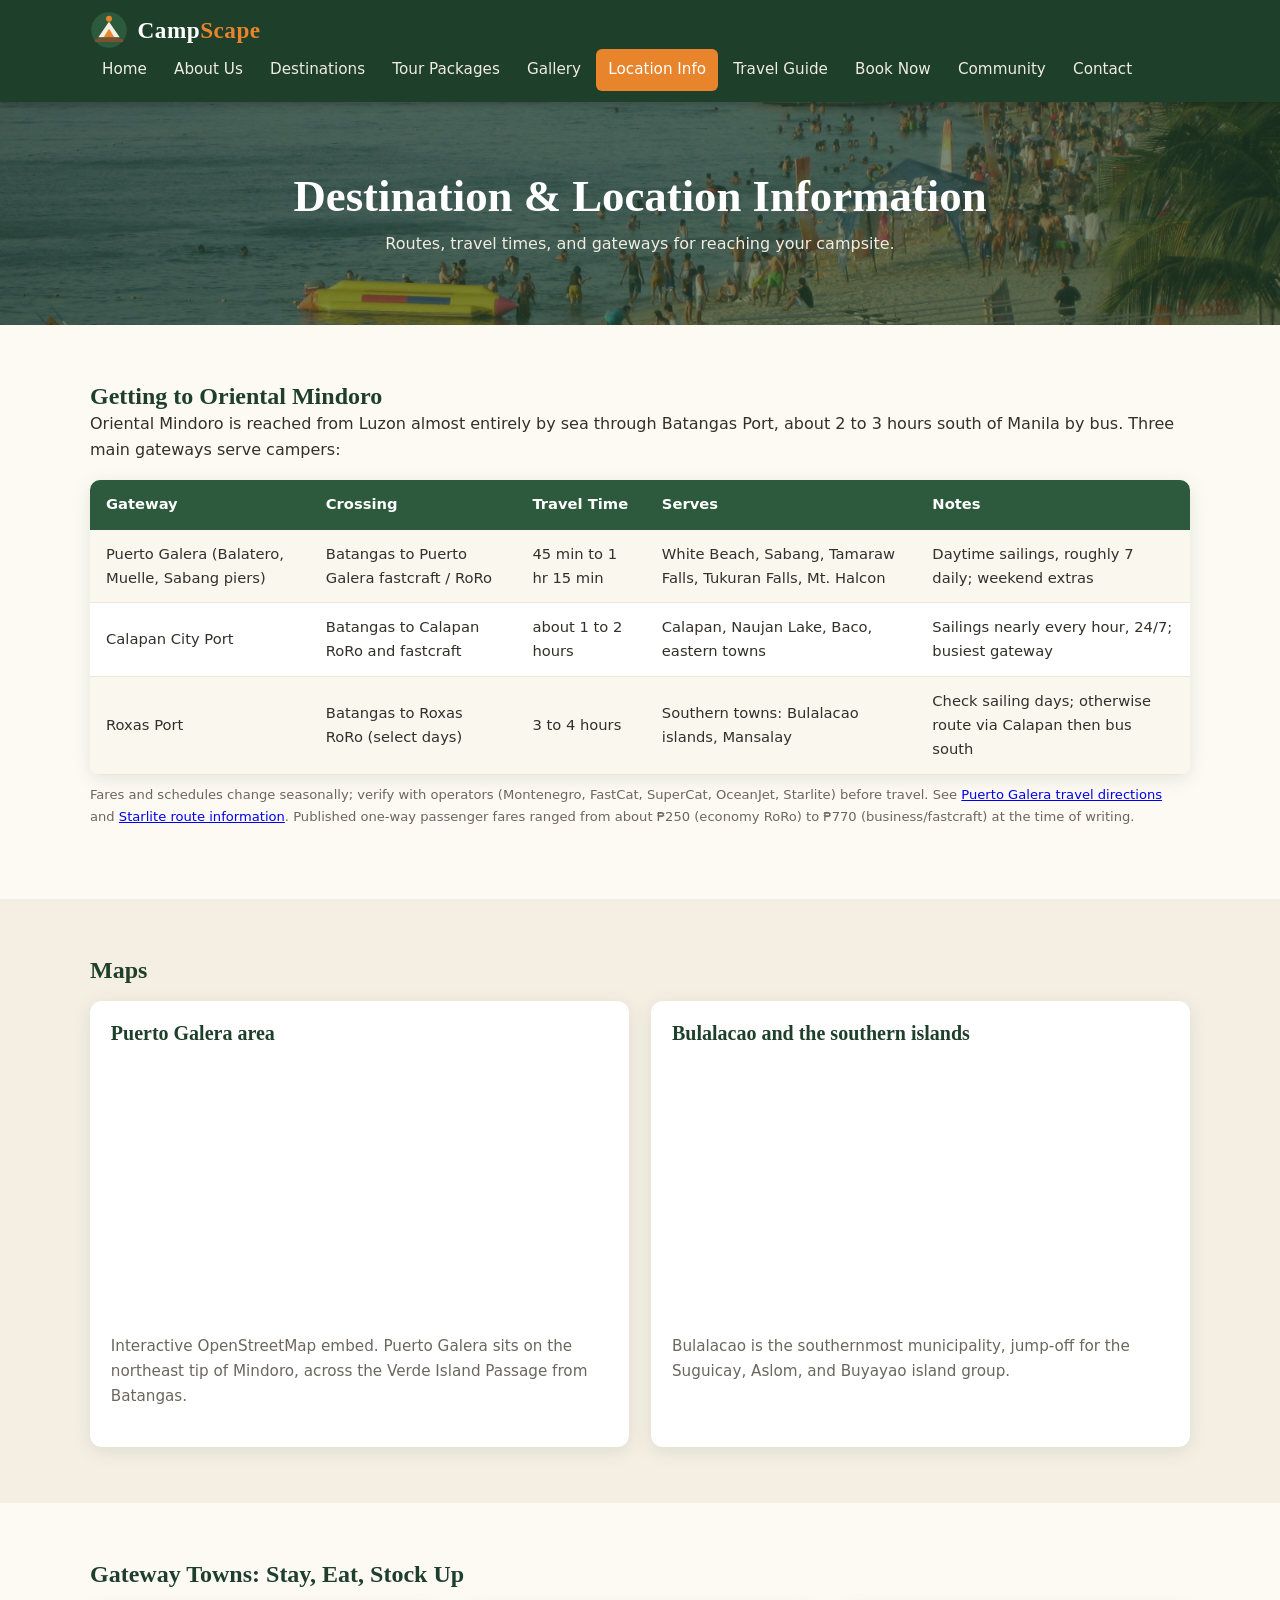
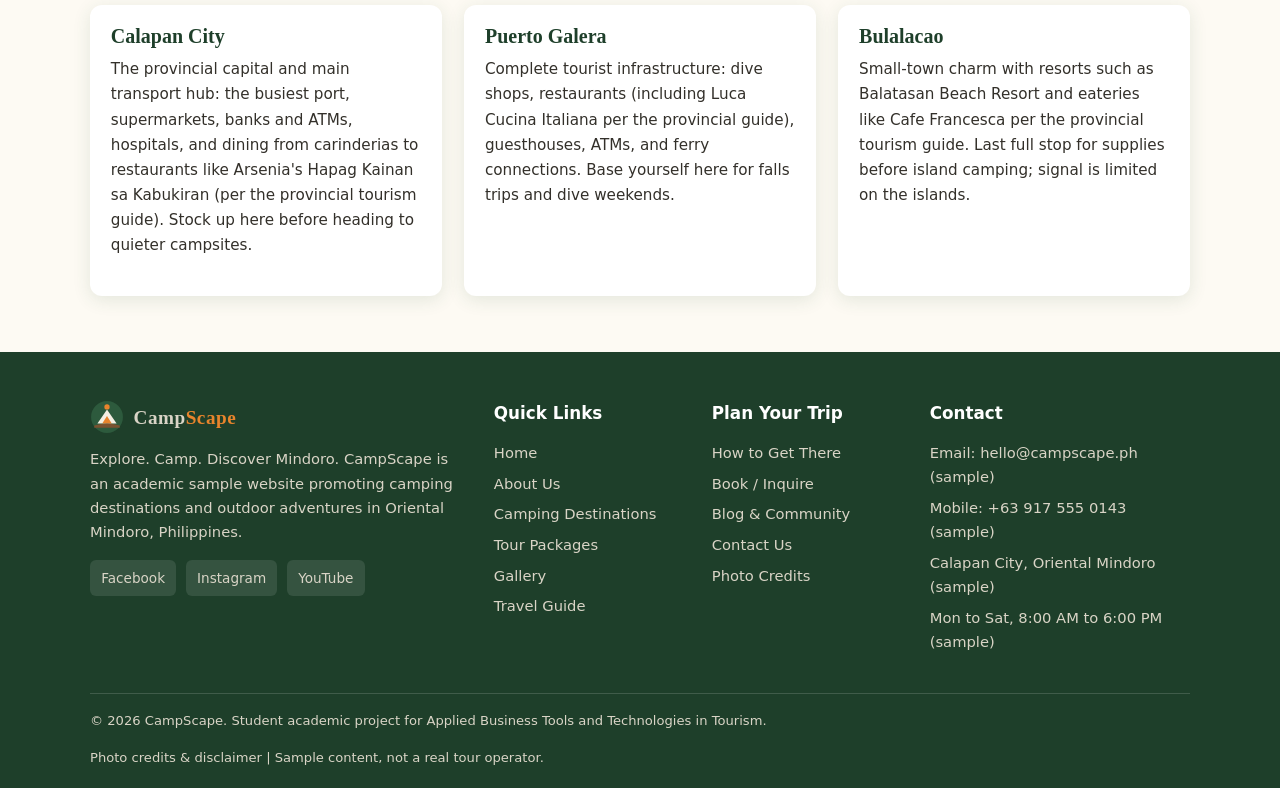
<file: location-info.html>
<!DOCTYPE html>
<html lang="en">
<head>
<meta charset="utf-8">
<meta name="viewport" content="width=device-width, initial-scale=1">
<title>Destination &amp; Location Information | CampScape</title>
<meta name="description" content="How to get to Oriental Mindoro: ferry routes from Batangas, travel times, maps, and gateways to Puerto Galera, Calapan, Bulalacao, and Naujan.">
  <link rel="stylesheet" href="css/style.css">
</head>
<body>
<header class="site">
  <div class="container navbar">
    <a class="logo" href="index.html" aria-label="CampScape home">
      <svg viewBox="0 0 64 64" aria-hidden="true"><circle cx="32" cy="32" r="30" fill="#2d5a3d"/><path d="M14 44 L32 18 L50 44 Z" fill="#f5efe3"/><path d="M23 44 L32 30 L41 44 Z" fill="#e8842c"/><circle cx="32" cy="13" r="5" fill="#e8842c"/><path d="M8 48 Q32 40 56 48 L56 52 L8 52 Z" fill="#7a5230"/></svg>
      <span class="logo-text">Camp<span>Scape</span></span>
    </a>
    <button class="menu-toggle" aria-label="Toggle navigation menu" aria-expanded="false">&#9776; Menu</button>
    <nav class="main-nav" aria-label="Main navigation"><ul><a href="index.html">Home</a><a href="about.html">About Us</a><a href="destinations.html">Destinations</a><a href="packages.html">Tour Packages</a><a href="gallery.html">Gallery</a><a href="location-info.html">Location Info</a><a href="travel-guide.html">Travel Guide</a><a href="booking.html">Book Now</a><a href="community.html">Community</a><a href="contact.html">Contact</a></ul></nav>
  </div>
</header>


<main>
<section class="page-hero">
  <div class="container">
    <h1>Destination &amp; Location Information</h1>
    <p>Routes, travel times, and gateways for reaching your campsite.</p>
  </div>
</section>

<section>
  <div class="container">
    <h2>Getting to Oriental Mindoro</h2>
    <p>Oriental Mindoro is reached from Luzon almost entirely by sea through Batangas Port, about 2 to 3 hours south of Manila by bus. Three main gateways serve campers:</p>
    <div class="table-wrap">
      <table>
        <tr><th>Gateway</th><th>Crossing</th><th>Travel Time</th><th>Serves</th><th>Notes</th></tr>
        <tr><td>Puerto Galera (Balatero, Muelle, Sabang piers)</td><td>Batangas to Puerto Galera fastcraft / RoRo</td><td>45 min to 1 hr 15 min</td><td>White Beach, Sabang, Tamaraw Falls, Tukuran Falls, Mt. Halcon</td><td>Daytime sailings, roughly 7 daily; weekend extras</td></tr>
        <tr><td>Calapan City Port</td><td>Batangas to Calapan RoRo and fastcraft</td><td>about 1 to 2 hours</td><td>Calapan, Naujan Lake, Baco, eastern towns</td><td>Sailings nearly every hour, 24/7; busiest gateway</td></tr>
        <tr><td>Roxas Port</td><td>Batangas to Roxas RoRo (select days)</td><td>3 to 4 hours</td><td>Southern towns: Bulalacao islands, Mansalay</td><td>Check sailing days; otherwise route via Calapan then bus south</td></tr>
      </table>
    </div>
    <p class="form-hint" style="margin-top:.6rem">Fares and schedules change seasonally; verify with operators (Montenegro, FastCat, SuperCat, OceanJet, Starlite) before travel. See <a href="https://www.puertogalera.org/getting-to-puerto-galera" target="_blank" rel="noopener">Puerto Galera travel directions</a> and <a href="https://starliteferries.com/schedule-and-rates-2025-calapan-routes" target="_blank" rel="noopener">Starlite route information</a>. Published one-way passenger fares ranged from about &#8369;250 (economy RoRo) to &#8369;770 (business/fastcraft) at the time of writing.</p>
  </div>
</section>

<section class="bg-alt">
  <div class="container">
    <h2 style="margin-bottom:1rem">Maps</h2>
    <div class="grid grid-2">
      <div class="card"><div class="card-body">
        <h3>Puerto Galera area</h3>
        <iframe title="Map of Puerto Galera, Oriental Mindoro" src="https://www.openstreetmap.org/export/embed.html?bbox=120.85%2C13.44%2C120.98%2C13.55&amp;layer=mapnik" style="border:0;width:100%;height:280px;border-radius:8px" loading="lazy"></iframe>
        <p class="form-hint">Interactive OpenStreetMap embed. Puerto Galera sits on the northeast tip of Mindoro, across the Verde Island Passage from Batangas.</p>
      </div></div>
      <div class="card"><div class="card-body">
        <h3>Bulalacao and the southern islands</h3>
        <iframe title="Map of Bulalacao, Oriental Mindoro" src="https://www.openstreetmap.org/export/embed.html?bbox=120.85%2C12.44%2C121.05%2C12.62&amp;layer=mapnik" style="border:0;width:100%;height:280px;border-radius:8px" loading="lazy"></iframe>
        <p class="form-hint">Bulalacao is the southernmost municipality, jump-off for the Suguicay, Aslom, and Buyayao island group.</p>
      </div></div>
    </div>
  </div>
</section>

<section>
  <div class="container">
    <h2 style="margin-bottom:1rem">Gateway Towns: Stay, Eat, Stock Up</h2>
    <div class="grid grid-3">
      <div class="card"><div class="card-body"><h3>Calapan City</h3><p>The provincial capital and main transport hub: the busiest port, supermarkets, banks and ATMs, hospitals, and dining from carinderias to restaurants like Arsenia's Hapag Kainan sa Kabukiran (per the provincial tourism guide). Stock up here before heading to quieter campsites.</p></div></div>
      <div class="card"><div class="card-body"><h3>Puerto Galera</h3><p>Complete tourist infrastructure: dive shops, restaurants (including Luca Cucina Italiana per the provincial guide), guesthouses, ATMs, and ferry connections. Base yourself here for falls trips and dive weekends.</p></div></div>
      <div class="card"><div class="card-body"><h3>Bulalacao</h3><p>Small-town charm with resorts such as Balatasan Beach Resort and eateries like Cafe Francesca per the provincial tourism guide. Last full stop for supplies before island camping; signal is limited on the islands.</p></div></div>
    </div>
  </div>
</section>
</main>
<footer class="site">
  <div class="container">
    <div class="footer-grid">
      <div>
        <a class="logo" href="index.html" style="margin-bottom:.8rem">
          <svg viewBox="0 0 64 64" aria-hidden="true" style="width:34px;height:34px"><circle cx="32" cy="32" r="30" fill="#2d5a3d"/><path d="M14 44 L32 18 L50 44 Z" fill="#f5efe3"/><path d="M23 44 L32 30 L41 44 Z" fill="#e8842c"/><circle cx="32" cy="13" r="5" fill="#e8842c"/><path d="M8 48 Q32 40 56 48 L56 52 L8 52 Z" fill="#7a5230"/></svg>
          <span class="logo-text" style="font-size:1.2rem">Camp<span>Scape</span></span>
        </a>
        <p>Explore. Camp. Discover Mindoro. CampScape is an academic sample website promoting camping destinations and outdoor adventures in Oriental Mindoro, Philippines.</p>
        <div class="social-links">
          <a href="#" aria-label="Facebook">Facebook</a>
          <a href="#" aria-label="Instagram">Instagram</a>
          <a href="#" aria-label="YouTube">YouTube</a>
        </div>
      </div>
      <div>
        <h4>Quick Links</h4>
        <ul>
          <li><a href="index.html">Home</a></li>
          <li><a href="about.html">About Us</a></li>
          <li><a href="destinations.html">Camping Destinations</a></li>
          <li><a href="packages.html">Tour Packages</a></li>
          <li><a href="gallery.html">Gallery</a></li>
          <li><a href="travel-guide.html">Travel Guide</a></li>
        </ul>
      </div>
      <div>
        <h4>Plan Your Trip</h4>
        <ul>
          <li><a href="location-info.html">How to Get There</a></li>
          <li><a href="booking.html">Book / Inquire</a></li>
          <li><a href="community.html">Blog &amp; Community</a></li>
          <li><a href="contact.html">Contact Us</a></li>
          <li><a href="credits.html">Photo Credits</a></li>
        </ul>
      </div>
      <div>
        <h4>Contact</h4>
        <ul>
          <li>Email: hello@campscape.ph (sample)</li>
          <li>Mobile: +63 917 555 0143 (sample)</li>
          <li>Calapan City, Oriental Mindoro (sample)</li>
          <li>Mon to Sat, 8:00 AM to 6:00 PM (sample)</li>
        </ul>
      </div>
    </div>
    <div class="footer-bottom">
      <span>&copy; <span class="year"></span> CampScape. Student academic project for Applied Business Tools and Technologies in Tourism.</span>
      <span><a href="credits.html">Photo credits &amp; disclaimer</a> | Sample content, not a real tour operator.</span>
    </div>
  </div>
</footer>
<script src="js/main.js"></script>
</body>
</html>
</file>
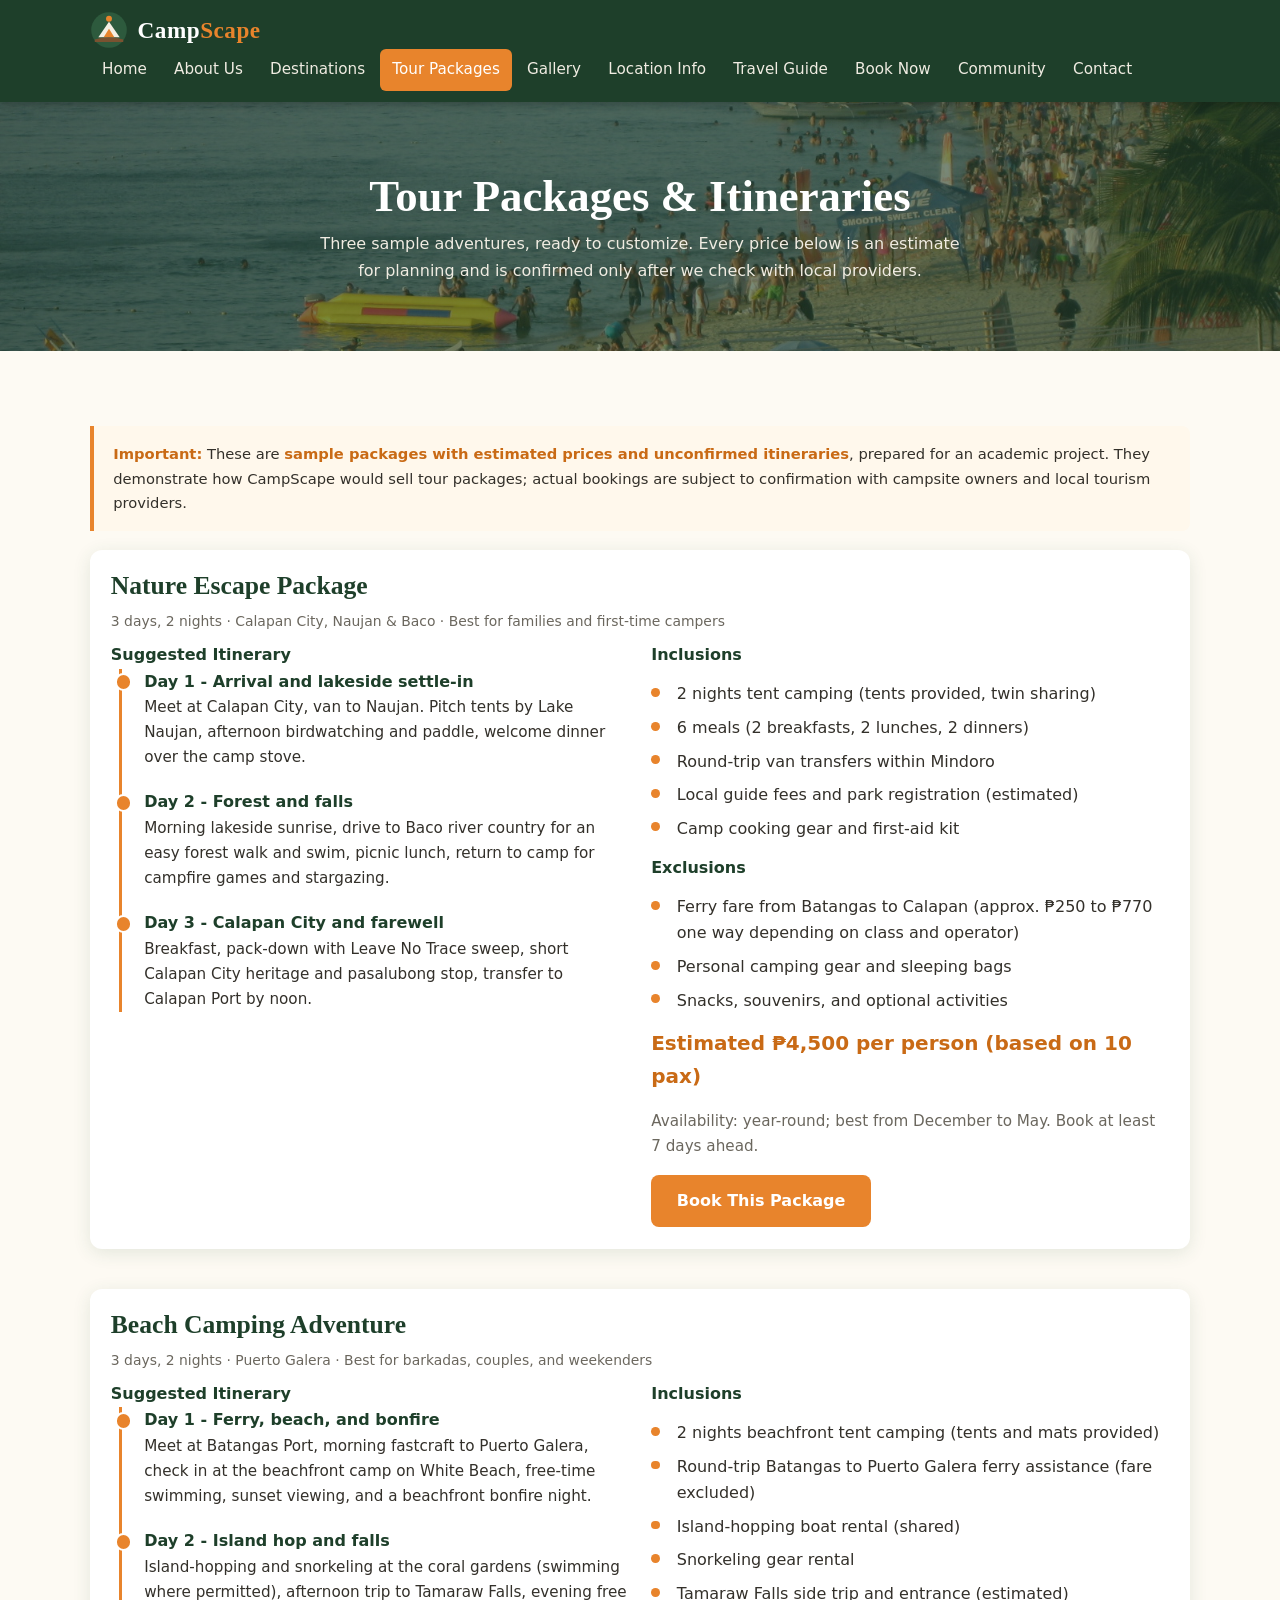
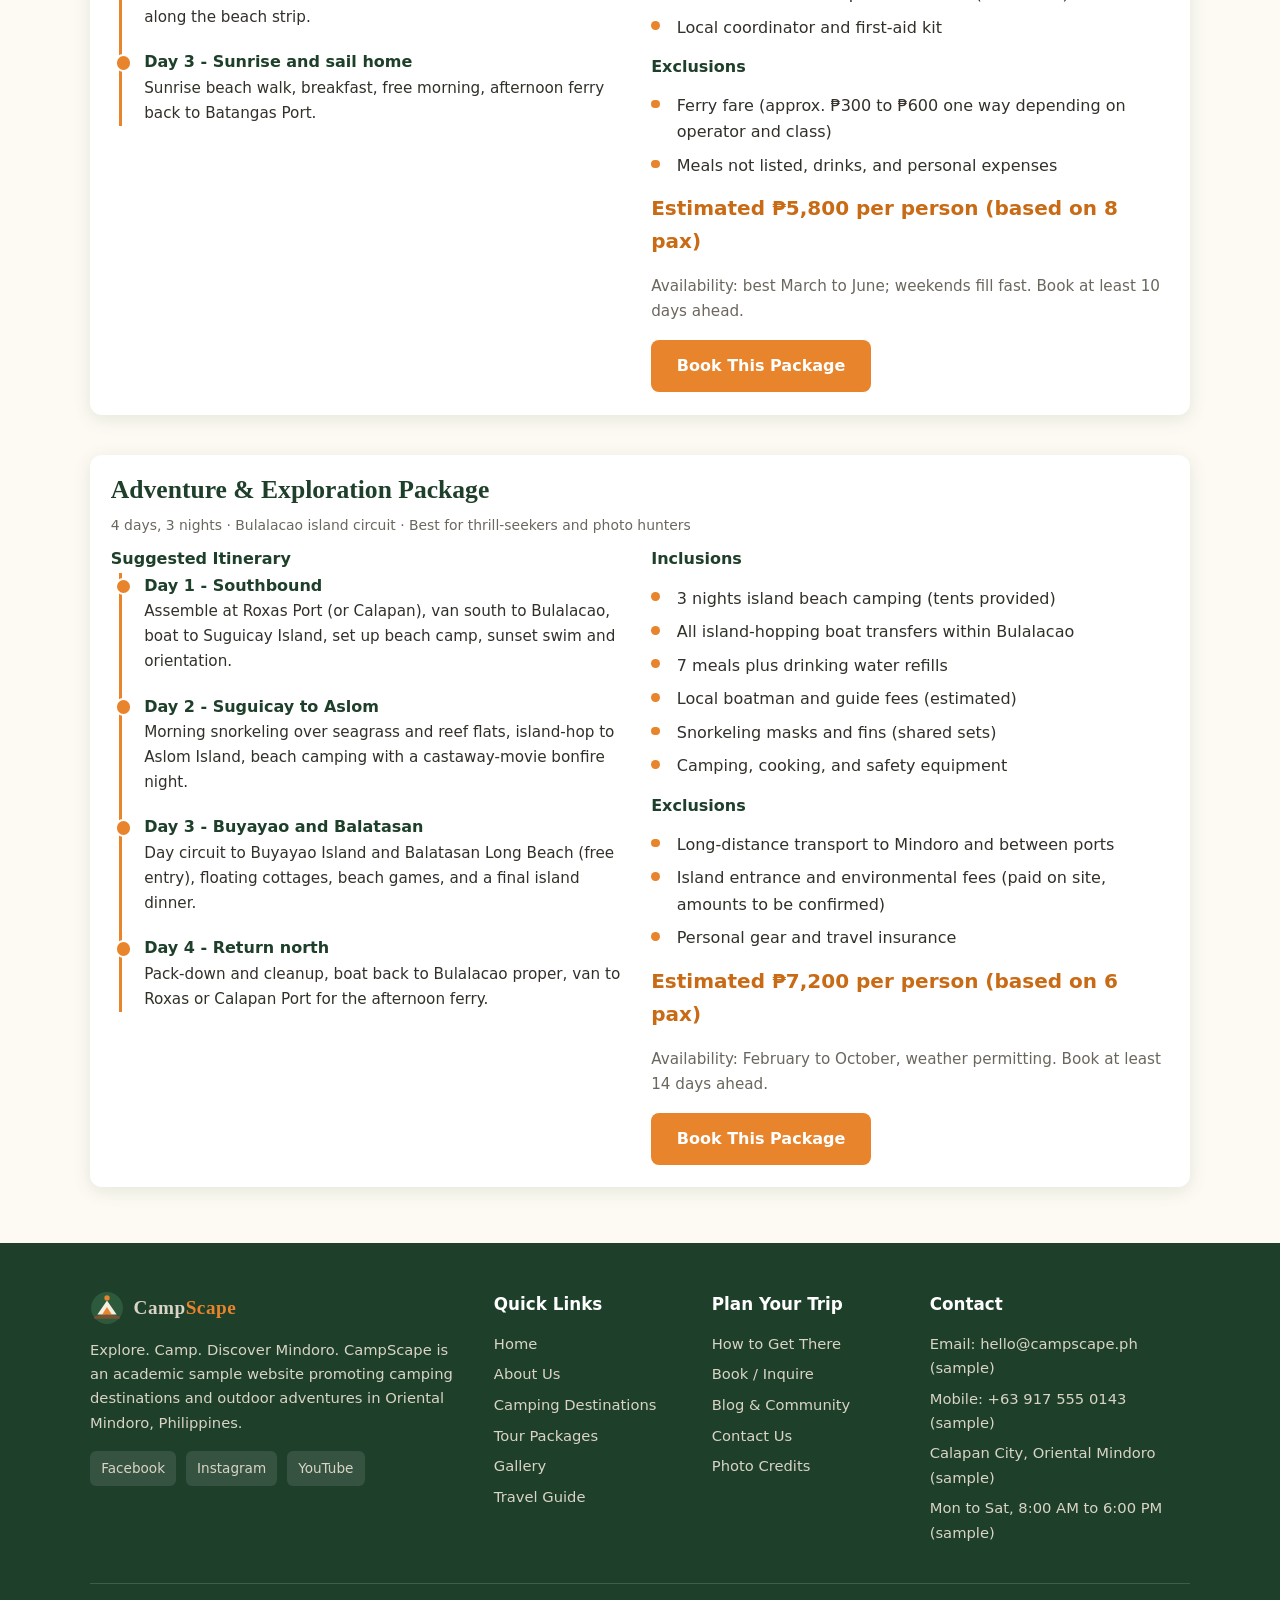
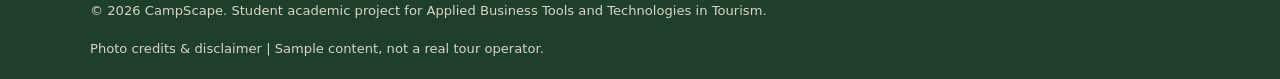
<file: packages.html>
<!DOCTYPE html>
<html lang="en">
<head>
<meta charset="utf-8">
<meta name="viewport" content="width=device-width, initial-scale=1">
<title>Tour Packages &amp; Itineraries | CampScape Oriental Mindoro</title>
<meta name="description" content="Three sample camping tour packages for Oriental Mindoro: Nature Escape, Beach Camping Adventure, and Adventure &amp; Exploration. Itineraries, inclusions, and estimated prices.">
  <link rel="stylesheet" href="css/style.css">
</head>
<body>
<header class="site">
  <div class="container navbar">
    <a class="logo" href="index.html" aria-label="CampScape home">
      <svg viewBox="0 0 64 64" aria-hidden="true"><circle cx="32" cy="32" r="30" fill="#2d5a3d"/><path d="M14 44 L32 18 L50 44 Z" fill="#f5efe3"/><path d="M23 44 L32 30 L41 44 Z" fill="#e8842c"/><circle cx="32" cy="13" r="5" fill="#e8842c"/><path d="M8 48 Q32 40 56 48 L56 52 L8 52 Z" fill="#7a5230"/></svg>
      <span class="logo-text">Camp<span>Scape</span></span>
    </a>
    <button class="menu-toggle" aria-label="Toggle navigation menu" aria-expanded="false">&#9776; Menu</button>
    <nav class="main-nav" aria-label="Main navigation"><ul><a href="index.html">Home</a><a href="about.html">About Us</a><a href="destinations.html">Destinations</a><a href="packages.html">Tour Packages</a><a href="gallery.html">Gallery</a><a href="location-info.html">Location Info</a><a href="travel-guide.html">Travel Guide</a><a href="booking.html">Book Now</a><a href="community.html">Community</a><a href="contact.html">Contact</a></ul></nav>
  </div>
</header>


<main>
<section class="page-hero">
  <div class="container">
    <h1>Tour Packages &amp; Itineraries</h1>
    <p>Three sample adventures, ready to customize. Every price below is an estimate for planning and is confirmed only after we check with local providers.</p>
  </div>
</section>

<section>
  <div class="container">
    <div class="notice"><strong>Important:</strong> These are <strong>sample packages with estimated prices and unconfirmed itineraries</strong>, prepared for an academic project. They demonstrate how CampScape would sell tour packages; actual bookings are subject to confirmation with campsite owners and local tourism providers.</div>

    <article class="card" id="nature-escape" style="margin-bottom:2.5rem">
      <div class="card-body">
        <h3 style="font-size:1.6rem">Nature Escape Package</h3>
        <p class="meta">3 days, 2 nights &middot; Calapan City, Naujan &amp; Baco &middot; Best for families and first-time campers</p>
        <div class="grid grid-2">
          <div>
            <h4 style="color:var(--forest-dark)">Suggested Itinerary</h4>
            <div class="itinerary">
              <div class="day"><h4>Day 1 - Arrival and lakeside settle-in</h4>
                <p>Meet at Calapan City, van to Naujan. Pitch tents by Lake Naujan, afternoon birdwatching and paddle, welcome dinner over the camp stove.</p></div>
              <div class="day"><h4>Day 2 - Forest and falls</h4>
                <p>Morning lakeside sunrise, drive to Baco river country for an easy forest walk and swim, picnic lunch, return to camp for campfire games and stargazing.</p></div>
              <div class="day"><h4>Day 3 - Calapan City and farewell</h4>
                <p>Breakfast, pack-down with Leave No Trace sweep, short Calapan City heritage and pasalubong stop, transfer to Calapan Port by noon.</p></div>
            </div>
          </div>
          <div>
            <h4 style="color:var(--forest-dark)">Inclusions</h4>
            <ul class="checks">
              <li>2 nights tent camping (tents provided, twin sharing)</li>
              <li>6 meals (2 breakfasts, 2 lunches, 2 dinners)</li>
              <li>Round-trip van transfers within Mindoro</li>
              <li>Local guide fees and park registration (estimated)</li>
              <li>Camp cooking gear and first-aid kit</li>
            </ul>
            <h4 style="color:var(--forest-dark)">Exclusions</h4>
            <ul class="checks">
              <li>Ferry fare from Batangas to Calapan (approx. &#8369;250 to &#8369;770 one way depending on class and operator)</li>
              <li>Personal camping gear and sleeping bags</li>
              <li>Snacks, souvenirs, and optional activities</li>
            </ul>
            <p class="price" style="font-size:1.25rem">Estimated &#8369;4,500 per person (based on 10 pax)</p>
            <p class="form-hint">Availability: year-round; best from December to May. Book at least 7 days ahead.</p>
            <a class="btn btn-primary" href="booking.html?package=nature-escape">Book This Package</a>
          </div>
        </div>
      </div>
    </article>

    <article class="card" id="beach-camping" style="margin-bottom:2.5rem">
      <div class="card-body">
        <h3 style="font-size:1.6rem">Beach Camping Adventure</h3>
        <p class="meta">3 days, 2 nights &middot; Puerto Galera &middot; Best for barkadas, couples, and weekenders</p>
        <div class="grid grid-2">
          <div>
            <h4 style="color:var(--forest-dark)">Suggested Itinerary</h4>
            <div class="itinerary">
              <div class="day"><h4>Day 1 - Ferry, beach, and bonfire</h4>
                <p>Meet at Batangas Port, morning fastcraft to Puerto Galera, check in at the beachfront camp on White Beach, free-time swimming, sunset viewing, and a beachfront bonfire night.</p></div>
              <div class="day"><h4>Day 2 - Island hop and falls</h4>
                <p>Island-hopping and snorkeling at the coral gardens (swimming where permitted), afternoon trip to Tamaraw Falls, evening free along the beach strip.</p></div>
              <div class="day"><h4>Day 3 - Sunrise and sail home</h4>
                <p>Sunrise beach walk, breakfast, free morning, afternoon ferry back to Batangas Port.</p></div>
            </div>
          </div>
          <div>
            <h4 style="color:var(--forest-dark)">Inclusions</h4>
            <ul class="checks">
              <li>2 nights beachfront tent camping (tents and mats provided)</li>
              <li>Round-trip Batangas to Puerto Galera ferry assistance (fare excluded)</li>
              <li>Island-hopping boat rental (shared)</li>
              <li>Snorkeling gear rental</li>
              <li>Tamaraw Falls side trip and entrance (estimated)</li>
              <li>Local coordinator and first-aid kit</li>
            </ul>
            <h4 style="color:var(--forest-dark)">Exclusions</h4>
            <ul class="checks">
              <li>Ferry fare (approx. &#8369;300 to &#8369;600 one way depending on operator and class)</li>
              <li>Meals not listed, drinks, and personal expenses</li>
            </ul>
            <p class="price" style="font-size:1.25rem">Estimated &#8369;5,800 per person (based on 8 pax)</p>
            <p class="form-hint">Availability: best March to June; weekends fill fast. Book at least 10 days ahead.</p>
            <a class="btn btn-primary" href="booking.html?package=beach-camping">Book This Package</a>
          </div>
        </div>
      </div>
    </article>

    <article class="card" id="adventure-exploration">
      <div class="card-body">
        <h3 style="font-size:1.6rem">Adventure &amp; Exploration Package</h3>
        <p class="meta">4 days, 3 nights &middot; Bulalacao island circuit &middot; Best for thrill-seekers and photo hunters</p>
        <div class="grid grid-2">
          <div>
            <h4 style="color:var(--forest-dark)">Suggested Itinerary</h4>
            <div class="itinerary">
              <div class="day"><h4>Day 1 - Southbound</h4>
                <p>Assemble at Roxas Port (or Calapan), van south to Bulalacao, boat to Suguicay Island, set up beach camp, sunset swim and orientation.</p></div>
              <div class="day"><h4>Day 2 - Suguicay to Aslom</h4>
                <p>Morning snorkeling over seagrass and reef flats, island-hop to Aslom Island, beach camping with a castaway-movie bonfire night.</p></div>
              <div class="day"><h4>Day 3 - Buyayao and Balatasan</h4>
                <p>Day circuit to Buyayao Island and Balatasan Long Beach (free entry), floating cottages, beach games, and a final island dinner.</p></div>
              <div class="day"><h4>Day 4 - Return north</h4>
                <p>Pack-down and cleanup, boat back to Bulalacao proper, van to Roxas or Calapan Port for the afternoon ferry.</p></div>
            </div>
          </div>
          <div>
            <h4 style="color:var(--forest-dark)">Inclusions</h4>
            <ul class="checks">
              <li>3 nights island beach camping (tents provided)</li>
              <li>All island-hopping boat transfers within Bulalacao</li>
              <li>7 meals plus drinking water refills</li>
              <li>Local boatman and guide fees (estimated)</li>
              <li>Snorkeling masks and fins (shared sets)</li>
              <li>Camping, cooking, and safety equipment</li>
            </ul>
            <h4 style="color:var(--forest-dark)">Exclusions</h4>
            <ul class="checks">
              <li>Long-distance transport to Mindoro and between ports</li>
              <li>Island entrance and environmental fees (paid on site, amounts to be confirmed)</li>
              <li>Personal gear and travel insurance</li>
            </ul>
            <p class="price" style="font-size:1.25rem">Estimated &#8369;7,200 per person (based on 6 pax)</p>
            <p class="form-hint">Availability: February to October, weather permitting. Book at least 14 days ahead.</p>
            <a class="btn btn-primary" href="booking.html?package=adventure-exploration">Book This Package</a>
          </div>
        </div>
      </div>
    </article>
  </div>
</section>
</main>
<footer class="site">
  <div class="container">
    <div class="footer-grid">
      <div>
        <a class="logo" href="index.html" style="margin-bottom:.8rem">
          <svg viewBox="0 0 64 64" aria-hidden="true" style="width:34px;height:34px"><circle cx="32" cy="32" r="30" fill="#2d5a3d"/><path d="M14 44 L32 18 L50 44 Z" fill="#f5efe3"/><path d="M23 44 L32 30 L41 44 Z" fill="#e8842c"/><circle cx="32" cy="13" r="5" fill="#e8842c"/><path d="M8 48 Q32 40 56 48 L56 52 L8 52 Z" fill="#7a5230"/></svg>
          <span class="logo-text" style="font-size:1.2rem">Camp<span>Scape</span></span>
        </a>
        <p>Explore. Camp. Discover Mindoro. CampScape is an academic sample website promoting camping destinations and outdoor adventures in Oriental Mindoro, Philippines.</p>
        <div class="social-links">
          <a href="#" aria-label="Facebook">Facebook</a>
          <a href="#" aria-label="Instagram">Instagram</a>
          <a href="#" aria-label="YouTube">YouTube</a>
        </div>
      </div>
      <div>
        <h4>Quick Links</h4>
        <ul>
          <li><a href="index.html">Home</a></li>
          <li><a href="about.html">About Us</a></li>
          <li><a href="destinations.html">Camping Destinations</a></li>
          <li><a href="packages.html">Tour Packages</a></li>
          <li><a href="gallery.html">Gallery</a></li>
          <li><a href="travel-guide.html">Travel Guide</a></li>
        </ul>
      </div>
      <div>
        <h4>Plan Your Trip</h4>
        <ul>
          <li><a href="location-info.html">How to Get There</a></li>
          <li><a href="booking.html">Book / Inquire</a></li>
          <li><a href="community.html">Blog &amp; Community</a></li>
          <li><a href="contact.html">Contact Us</a></li>
          <li><a href="credits.html">Photo Credits</a></li>
        </ul>
      </div>
      <div>
        <h4>Contact</h4>
        <ul>
          <li>Email: hello@campscape.ph (sample)</li>
          <li>Mobile: +63 917 555 0143 (sample)</li>
          <li>Calapan City, Oriental Mindoro (sample)</li>
          <li>Mon to Sat, 8:00 AM to 6:00 PM (sample)</li>
        </ul>
      </div>
    </div>
    <div class="footer-bottom">
      <span>&copy; <span class="year"></span> CampScape. Student academic project for Applied Business Tools and Technologies in Tourism.</span>
      <span><a href="credits.html">Photo credits &amp; disclaimer</a> | Sample content, not a real tour operator.</span>
    </div>
  </div>
</footer>
<script src="js/main.js"></script>
</body>
</html>
</file>
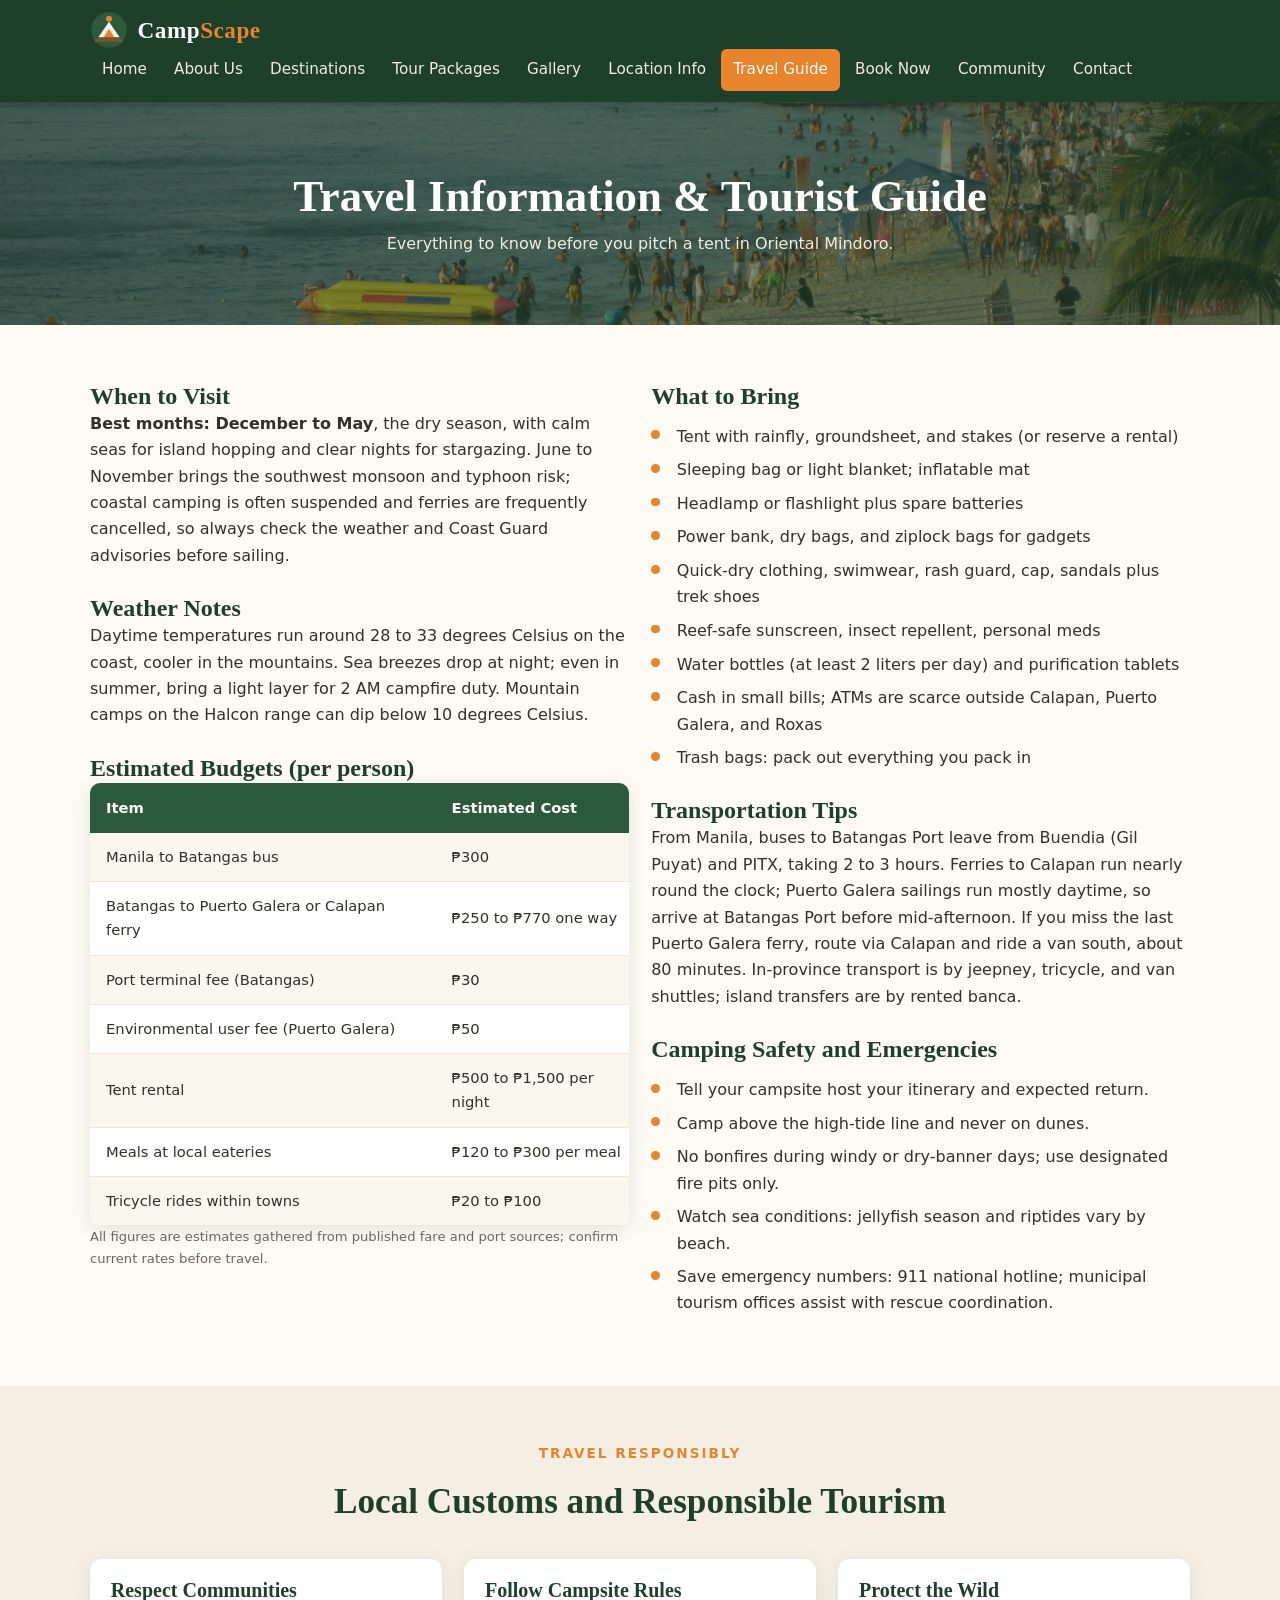
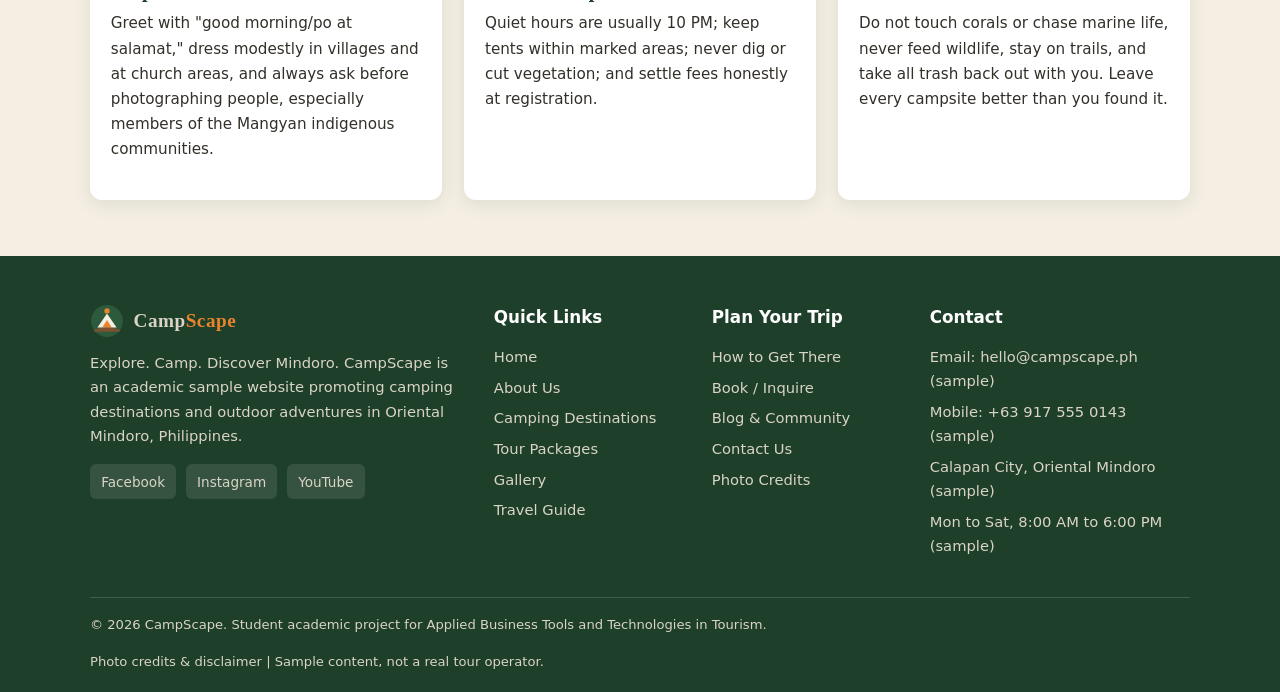
<file: travel-guide.html>
<!DOCTYPE html>
<html lang="en">
<head>
<meta charset="utf-8">
<meta name="viewport" content="width=device-width, initial-scale=1">
<title>Travel Information &amp; Tourist Guide | CampScape</title>
<meta name="description" content="Plan your Oriental Mindoro camping trip: best time to visit, what to bring, budgets, transportation, camping safety, and responsible tourism practices.">
  <link rel="stylesheet" href="css/style.css">
</head>
<body>
<header class="site">
  <div class="container navbar">
    <a class="logo" href="index.html" aria-label="CampScape home">
      <svg viewBox="0 0 64 64" aria-hidden="true"><circle cx="32" cy="32" r="30" fill="#2d5a3d"/><path d="M14 44 L32 18 L50 44 Z" fill="#f5efe3"/><path d="M23 44 L32 30 L41 44 Z" fill="#e8842c"/><circle cx="32" cy="13" r="5" fill="#e8842c"/><path d="M8 48 Q32 40 56 48 L56 52 L8 52 Z" fill="#7a5230"/></svg>
      <span class="logo-text">Camp<span>Scape</span></span>
    </a>
    <button class="menu-toggle" aria-label="Toggle navigation menu" aria-expanded="false">&#9776; Menu</button>
    <nav class="main-nav" aria-label="Main navigation"><ul><a href="index.html">Home</a><a href="about.html">About Us</a><a href="destinations.html">Destinations</a><a href="packages.html">Tour Packages</a><a href="gallery.html">Gallery</a><a href="location-info.html">Location Info</a><a href="travel-guide.html">Travel Guide</a><a href="booking.html">Book Now</a><a href="community.html">Community</a><a href="contact.html">Contact</a></ul></nav>
  </div>
</header>


<main>
<section class="page-hero">
  <div class="container">
    <h1>Travel Information &amp; Tourist Guide</h1>
    <p>Everything to know before you pitch a tent in Oriental Mindoro.</p>
  </div>
</section>

<section>
  <div class="container grid grid-2">
    <div>
      <h2>When to Visit</h2>
      <p><strong>Best months: December to May</strong>, the dry season, with calm seas for island hopping and clear nights for stargazing. June to November brings the southwest monsoon and typhoon risk; coastal camping is often suspended and ferries are frequently cancelled, so always check the weather and Coast Guard advisories before sailing.</p>
      <h2 style="margin-top:1.5rem">Weather Notes</h2>
      <p>Daytime temperatures run around 28 to 33 degrees Celsius on the coast, cooler in the mountains. Sea breezes drop at night; even in summer, bring a light layer for 2 AM campfire duty. Mountain camps on the Halcon range can dip below 10 degrees Celsius.</p>
      <h2 style="margin-top:1.5rem">Estimated Budgets (per person)</h2>
      <div class="table-wrap">
        <table>
          <tr><th>Item</th><th>Estimated Cost</th></tr>
          <tr><td>Manila to Batangas bus</td><td>&#8369;300</td></tr>
          <tr><td>Batangas to Puerto Galera or Calapan ferry</td><td>&#8369;250 to &#8369;770 one way</td></tr>
          <tr><td>Port terminal fee (Batangas)</td><td>&#8369;30</td></tr>
          <tr><td>Environmental user fee (Puerto Galera)</td><td>&#8369;50</td></tr>
          <tr><td>Tent rental</td><td>&#8369;500 to &#8369;1,500 per night</td></tr>
          <tr><td>Meals at local eateries</td><td>&#8369;120 to &#8369;300 per meal</td></tr>
          <tr><td>Tricycle rides within towns</td><td>&#8369;20 to &#8369;100</td></tr>
        </table>
      </div>
      <p class="form-hint">All figures are estimates gathered from published fare and port sources; confirm current rates before travel.</p>
    </div>
    <div>
      <h2>What to Bring</h2>
      <ul class="checks">
        <li>Tent with rainfly, groundsheet, and stakes (or reserve a rental)</li>
        <li>Sleeping bag or light blanket; inflatable mat</li>
        <li>Headlamp or flashlight plus spare batteries</li>
        <li>Power bank, dry bags, and ziplock bags for gadgets</li>
        <li>Quick-dry clothing, swimwear, rash guard, cap, sandals plus trek shoes</li>
        <li>Reef-safe sunscreen, insect repellent, personal meds</li>
        <li>Water bottles (at least 2 liters per day) and purification tablets</li>
        <li>Cash in small bills; ATMs are scarce outside Calapan, Puerto Galera, and Roxas</li>
        <li>Trash bags: pack out everything you pack in</li>
      </ul>
      <h2 style="margin-top:1.5rem">Transportation Tips</h2>
      <p>From Manila, buses to Batangas Port leave from Buendia (Gil Puyat) and PITX, taking 2 to 3 hours. Ferries to Calapan run nearly round the clock; Puerto Galera sailings run mostly daytime, so arrive at Batangas Port before mid-afternoon. If you miss the last Puerto Galera ferry, route via Calapan and ride a van south, about 80 minutes. In-province transport is by jeepney, tricycle, and van shuttles; island transfers are by rented banca.</p>
      <h2 style="margin-top:1.5rem">Camping Safety and Emergencies</h2>
      <ul class="checks">
        <li>Tell your campsite host your itinerary and expected return.</li>
        <li>Camp above the high-tide line and never on dunes.</li>
        <li>No bonfires during windy or dry-banner days; use designated fire pits only.</li>
        <li>Watch sea conditions: jellyfish season and riptides vary by beach.</li>
        <li>Save emergency numbers: 911 national hotline; municipal tourism offices assist with rescue coordination.</li>
      </ul>
    </div>
  </div>
</section>

<section class="bg-alt">
  <div class="container">
    <div class="section-head">
      <p class="kicker">Travel Responsibly</p>
      <h2>Local Customs and Responsible Tourism</h2>
    </div>
    <div class="grid grid-3">
      <div class="card"><div class="card-body"><h3>Respect Communities</h3><p>Greet with "good morning/po at salamat," dress modestly in villages and at church areas, and always ask before photographing people, especially members of the Mangyan indigenous communities.</p></div></div>
      <div class="card"><div class="card-body"><h3>Follow Campsite Rules</h3><p>Quiet hours are usually 10 PM; keep tents within marked areas; never dig or cut vegetation; and settle fees honestly at registration.</p></div></div>
      <div class="card"><div class="card-body"><h3>Protect the Wild</h3><p>Do not touch corals or chase marine life, never feed wildlife, stay on trails, and take all trash back out with you. Leave every campsite better than you found it.</p></div></div>
    </div>
  </div>
</section>
</main>
<footer class="site">
  <div class="container">
    <div class="footer-grid">
      <div>
        <a class="logo" href="index.html" style="margin-bottom:.8rem">
          <svg viewBox="0 0 64 64" aria-hidden="true" style="width:34px;height:34px"><circle cx="32" cy="32" r="30" fill="#2d5a3d"/><path d="M14 44 L32 18 L50 44 Z" fill="#f5efe3"/><path d="M23 44 L32 30 L41 44 Z" fill="#e8842c"/><circle cx="32" cy="13" r="5" fill="#e8842c"/><path d="M8 48 Q32 40 56 48 L56 52 L8 52 Z" fill="#7a5230"/></svg>
          <span class="logo-text" style="font-size:1.2rem">Camp<span>Scape</span></span>
        </a>
        <p>Explore. Camp. Discover Mindoro. CampScape is an academic sample website promoting camping destinations and outdoor adventures in Oriental Mindoro, Philippines.</p>
        <div class="social-links">
          <a href="#" aria-label="Facebook">Facebook</a>
          <a href="#" aria-label="Instagram">Instagram</a>
          <a href="#" aria-label="YouTube">YouTube</a>
        </div>
      </div>
      <div>
        <h4>Quick Links</h4>
        <ul>
          <li><a href="index.html">Home</a></li>
          <li><a href="about.html">About Us</a></li>
          <li><a href="destinations.html">Camping Destinations</a></li>
          <li><a href="packages.html">Tour Packages</a></li>
          <li><a href="gallery.html">Gallery</a></li>
          <li><a href="travel-guide.html">Travel Guide</a></li>
        </ul>
      </div>
      <div>
        <h4>Plan Your Trip</h4>
        <ul>
          <li><a href="location-info.html">How to Get There</a></li>
          <li><a href="booking.html">Book / Inquire</a></li>
          <li><a href="community.html">Blog &amp; Community</a></li>
          <li><a href="contact.html">Contact Us</a></li>
          <li><a href="credits.html">Photo Credits</a></li>
        </ul>
      </div>
      <div>
        <h4>Contact</h4>
        <ul>
          <li>Email: hello@campscape.ph (sample)</li>
          <li>Mobile: +63 917 555 0143 (sample)</li>
          <li>Calapan City, Oriental Mindoro (sample)</li>
          <li>Mon to Sat, 8:00 AM to 6:00 PM (sample)</li>
        </ul>
      </div>
    </div>
    <div class="footer-bottom">
      <span>&copy; <span class="year"></span> CampScape. Student academic project for Applied Business Tools and Technologies in Tourism.</span>
      <span><a href="credits.html">Photo credits &amp; disclaimer</a> | Sample content, not a real tour operator.</span>
    </div>
  </div>
</footer>
<script src="js/main.js"></script>
</body>
</html>
</file>
<file: css/style.css>
:root{
  --forest:#2d5a3d; --forest-dark:#1e3f2a; --beige:#f5efe3; --brown:#7a5230;
  --orange:#e8842c; --orange-dark:#c96a15; --cream:#fdfaf3; --text:#33302a;
  --muted:#6b675e; --card:#ffffff; --shadow:0 4px 18px rgba(45,90,61,.12);
}
*{margin:0;padding:0;box-sizing:border-box}
html{scroll-behavior:smooth}
body{font-family:'Segoe UI',system-ui,-apple-system,Arial,sans-serif;color:var(--text);background:var(--cream);line-height:1.65}
img{max-width:100%;display:block}
h1,h2,h3{font-family:Georgia,'Times New Roman',serif;color:var(--forest-dark);line-height:1.25}
p{margin-bottom:1rem}
.container{width:min(1100px,92%);margin:0 auto}
.btn{display:inline-block;padding:.8rem 1.6rem;border-radius:8px;font-weight:600;text-decoration:none;
  transition:transform .15s ease, box-shadow .15s ease;cursor:pointer;border:none;font-size:1rem}
.btn:hover{transform:translateY(-2px);box-shadow:0 6px 16px rgba(0,0,0,.18)}
.btn-primary{background:var(--orange);color:#fff}
.btn-secondary{background:var(--forest);color:#fff}
.btn-outline{background:transparent;color:var(--forest);border:2px solid var(--forest)}
.btn-sm{padding:.5rem 1.1rem;font-size:.9rem}

/* Header */
header.site{background:var(--forest-dark);color:#fff;position:sticky;top:0;z-index:100;box-shadow:0 2px 8px rgba(0,0,0,.25)}
.navbar{display:flex;align-items:center;justify-content:space-between;padding:.7rem 0;flex-wrap:wrap}
.logo{display:flex;align-items:center;gap:.6rem;text-decoration:none;color:#fff}
.logo svg{width:38px;height:38px}
.logo-text{font-family:Georgia,serif;font-size:1.45rem;font-weight:700;letter-spacing:.5px}
.logo-text span{color:var(--orange)}
nav ul{display:flex;list-style:none;gap:.2rem;flex-wrap:wrap}
nav a{color:#f0ece2;text-decoration:none;padding:.5rem .75rem;border-radius:6px;font-size:.95rem}
nav a:hover{background:rgba(255,255,255,.12)}
nav a.active{background:var(--orange);color:#fff}
.menu-toggle{display:none;background:none;border:2px solid #fff;color:#fff;border-radius:8px;
  padding:.45rem .8rem;font-size:1.1rem;cursor:pointer}

/* Hero */
.hero{position:relative;min-height:78vh;display:flex;align-items:center;color:#fff;
  background:linear-gradient(rgba(30,63,42,.55),rgba(30,63,42,.65)),url('../img/hero-white-beach-sunset.jpg') center/cover no-repeat}
.hero-inner{padding:5rem 0;max-width:720px}
.hero h1{color:#fff;font-size:clamp(2.2rem,5vw,3.6rem);margin-bottom:.6rem}
.hero .tagline{color:var(--orange);font-weight:700;font-size:clamp(1.1rem,2.5vw,1.5rem);letter-spacing:1px;margin-bottom:1rem}
.hero p.lead{font-size:1.1rem;max-width:600px;margin-bottom:1.8rem}
.hero .cta-row{display:flex;gap:.8rem;flex-wrap:wrap}
.page-hero{background:linear-gradient(rgba(30,63,42,.6),rgba(30,63,42,.6)),url('../img/hero-white-beach-sunset.jpg') center/cover no-repeat;
  color:#fff;padding:4.2rem 0;text-align:center}
.page-hero h1{color:#fff;font-size:clamp(1.9rem,4vw,2.8rem)}
.page-hero p{color:#f0ece2;max-width:640px;margin:0.4rem auto 0}

/* Sections */
section{padding:3.5rem 0}
.section-head{text-align:center;max-width:680px;margin:0 auto 2.2rem}
.section-head h2{font-size:clamp(1.6rem,3.5vw,2.2rem);margin-bottom:.5rem}
.section-head .kicker{color:var(--orange);font-weight:700;text-transform:uppercase;font-size:.85rem;letter-spacing:2px}
.bg-alt{background:var(--beige)}
.grid{display:grid;gap:1.4rem}
.grid-3{grid-template-columns:repeat(auto-fit,minmax(280px,1fr))}
.grid-2{grid-template-columns:repeat(auto-fit,minmax(320px,1fr))}

/* Cards */
.card{background:var(--card);border-radius:12px;overflow:hidden;box-shadow:var(--shadow);
  display:flex;flex-direction:column;transition:transform .18s ease}
.card:hover{transform:translateY(-4px)}
.card img{height:210px;width:100%;object-fit:cover}
.card-body{padding:1.2rem 1.3rem 1.4rem;flex:1;display:flex;flex-direction:column}
.card-body h3{margin-bottom:.5rem;font-size:1.25rem}
.card-body .meta{font-size:.87rem;color:var(--muted);margin-bottom:.6rem}
.card-body p{font-size:.95rem;flex:1}
.card .tagline-chips{display:flex;gap:.4rem;flex-wrap:wrap;margin:.4rem 0 .8rem}
.chip{background:var(--beige);color:var(--forest-dark);font-size:.75rem;padding:.25rem .6rem;border-radius:20px;font-weight:600}
.chip.orange{background:#fdeede;color:var(--orange-dark)}
.price{color:var(--orange-dark);font-weight:700}
.notice{background:#fff8ec;border-left:4px solid var(--orange);padding:1rem 1.2rem;border-radius:0 8px 8px 0;
  font-size:.92rem;margin:1.2rem 0}
.notice strong{color:var(--orange-dark)}

/* Feature list */
ul.checks{list-style:none;margin:.8rem 0}
ul.checks li{padding-left:1.6rem;position:relative;margin-bottom:.45rem}
ul.checks li::before{content:"";position:absolute;left:0;top:.42em;width:.55em;height:.55em;
  background:var(--orange);border-radius:50%}
.two-col{display:grid;grid-template-columns:1.1fr .9fr;gap:2.5rem;align-items:center}
.two-col img{border-radius:12px;box-shadow:var(--shadow)}

/* Gallery */
.gallery-grid{display:grid;grid-template-columns:repeat(auto-fill,minmax(250px,1fr));gap:1rem}
.gallery-item{position:relative;border-radius:10px;overflow:hidden;box-shadow:var(--shadow)}
.gallery-item img{height:230px;width:100%;object-fit:cover;transition:transform .25s ease}
.gallery-item:hover img{transform:scale(1.05)}
.gallery-item figcaption{position:absolute;bottom:0;left:0;right:0;background:linear-gradient(transparent,rgba(30,63,42,.88));
  color:#fff;padding:1.6rem .8rem .6rem;font-size:.85rem}

/* Forms */
form.book{background:var(--card);border-radius:12px;box-shadow:var(--shadow);padding:1.8rem;max-width:640px;margin:0 auto}
.form-grid{display:grid;grid-template-columns:1fr 1fr;gap:1rem}
.form-grid .full{grid-column:1/-1}
label{font-weight:600;font-size:.92rem;display:block;margin-bottom:.3rem}
input,select,textarea{width:100%;padding:.7rem .8rem;border:1.5px solid #d8d2c4;border-radius:8px;
  font-size:1rem;font-family:inherit;background:#fffdf9}
input:focus,select:focus,textarea:focus{outline:2px solid var(--orange);border-color:var(--orange)}
.form-success{display:none;background:#e6f4ea;border-left:4px solid var(--forest);padding:1.1rem 1.3rem;
  border-radius:0 8px 8px 0;margin-top:1rem}
.form-success.show{display:block}
.form-hint{font-size:.82rem;color:var(--muted)}

/* Tables */
.table-wrap{overflow-x:auto;border-radius:10px;box-shadow:var(--shadow);background:#fff}
table{width:100%;border-collapse:collapse;font-size:.92rem;min-width:560px}
th{background:var(--forest);color:#fff;text-align:left;padding:.8rem 1rem}
td{padding:.75rem 1rem;border-bottom:1px solid #eee7d8}
tr:nth-child(even) td{background:#faf7ef}

/* Timeline / itinerary */
.itinerary{border-left:3px solid var(--orange);margin-left:.5rem;padding-left:1.4rem}
.itinerary .day{margin-bottom:1.2rem;position:relative}
.itinerary .day::before{content:"";position:absolute;left:-1.85rem;top:.3em;width:.85em;height:.85em;
  background:var(--orange);border-radius:50%;border:2px solid #fff}
.itinerary h4{color:var(--forest-dark)}

/* Accordion FAQ */
details{background:#fff;border-radius:10px;box-shadow:var(--shadow);margin-bottom:.8rem;padding:1rem 1.3rem}
details summary{font-weight:700;color:var(--forest-dark);cursor:pointer}
details p{margin-top:.6rem}

/* Blog */
.post-card{background:#fff;border-radius:12px;box-shadow:var(--shadow);overflow:hidden}
.post-card .card-body .meta{font-size:.8rem}

/* Testimonials */
.testimonial{background:#fff;border-radius:12px;box-shadow:var(--shadow);padding:1.5rem;font-style:italic}
.testimonial .who{font-style:normal;font-weight:700;color:var(--forest-dark);margin-top:.8rem}

/* Footer */
footer.site{background:var(--forest-dark);color:#d9d4c6;padding:3rem 0 1.2rem;font-size:.92rem}
.footer-grid{display:grid;grid-template-columns:2fr 1fr 1fr 1.4fr;gap:2rem}
footer.site h4{color:#fff;margin-bottom:.8rem;font-size:1.05rem}
footer.site a{color:#d9d4c6;text-decoration:none}
footer.site a:hover{color:var(--orange)}
footer.site ul{list-style:none}
footer.site li{margin-bottom:.4rem}
.footer-bottom{border-top:1px solid rgba(255,255,255,.15);margin-top:2rem;padding-top:1rem;
  display:flex;justify-content:space-between;gap:1rem;flex-wrap:wrap;font-size:.82rem}
.social-links{display:flex;gap:.6rem;margin-top:.6rem}
.social-links a{background:rgba(255,255,255,.1);padding:.4rem .7rem;border-radius:6px;font-size:.85rem}

/* Promo banner */
.promo{background:var(--orange);color:#fff;border-radius:14px;padding:1.8rem 2rem;display:flex;
  justify-content:space-between;align-items:center;gap:1rem;flex-wrap:wrap}
.promo h3{color:#fff}

/* Responsive */
@media(max-width:900px){
  .footer-grid{grid-template-columns:1fr 1fr}
  .two-col{grid-template-columns:1fr}
}
@media(max-width:720px){
  .menu-toggle{display:block}
  nav.main-nav{display:none;width:100%}
  nav.main-nav.open{display:block}
  nav.main-nav ul{flex-direction:column;padding:.6rem 0}
  .form-grid{grid-template-columns:1fr}
  .footer-grid{grid-template-columns:1fr}
  .hero{min-height:64vh}
  .promo{flex-direction:column;text-align:center}
}
</file>
